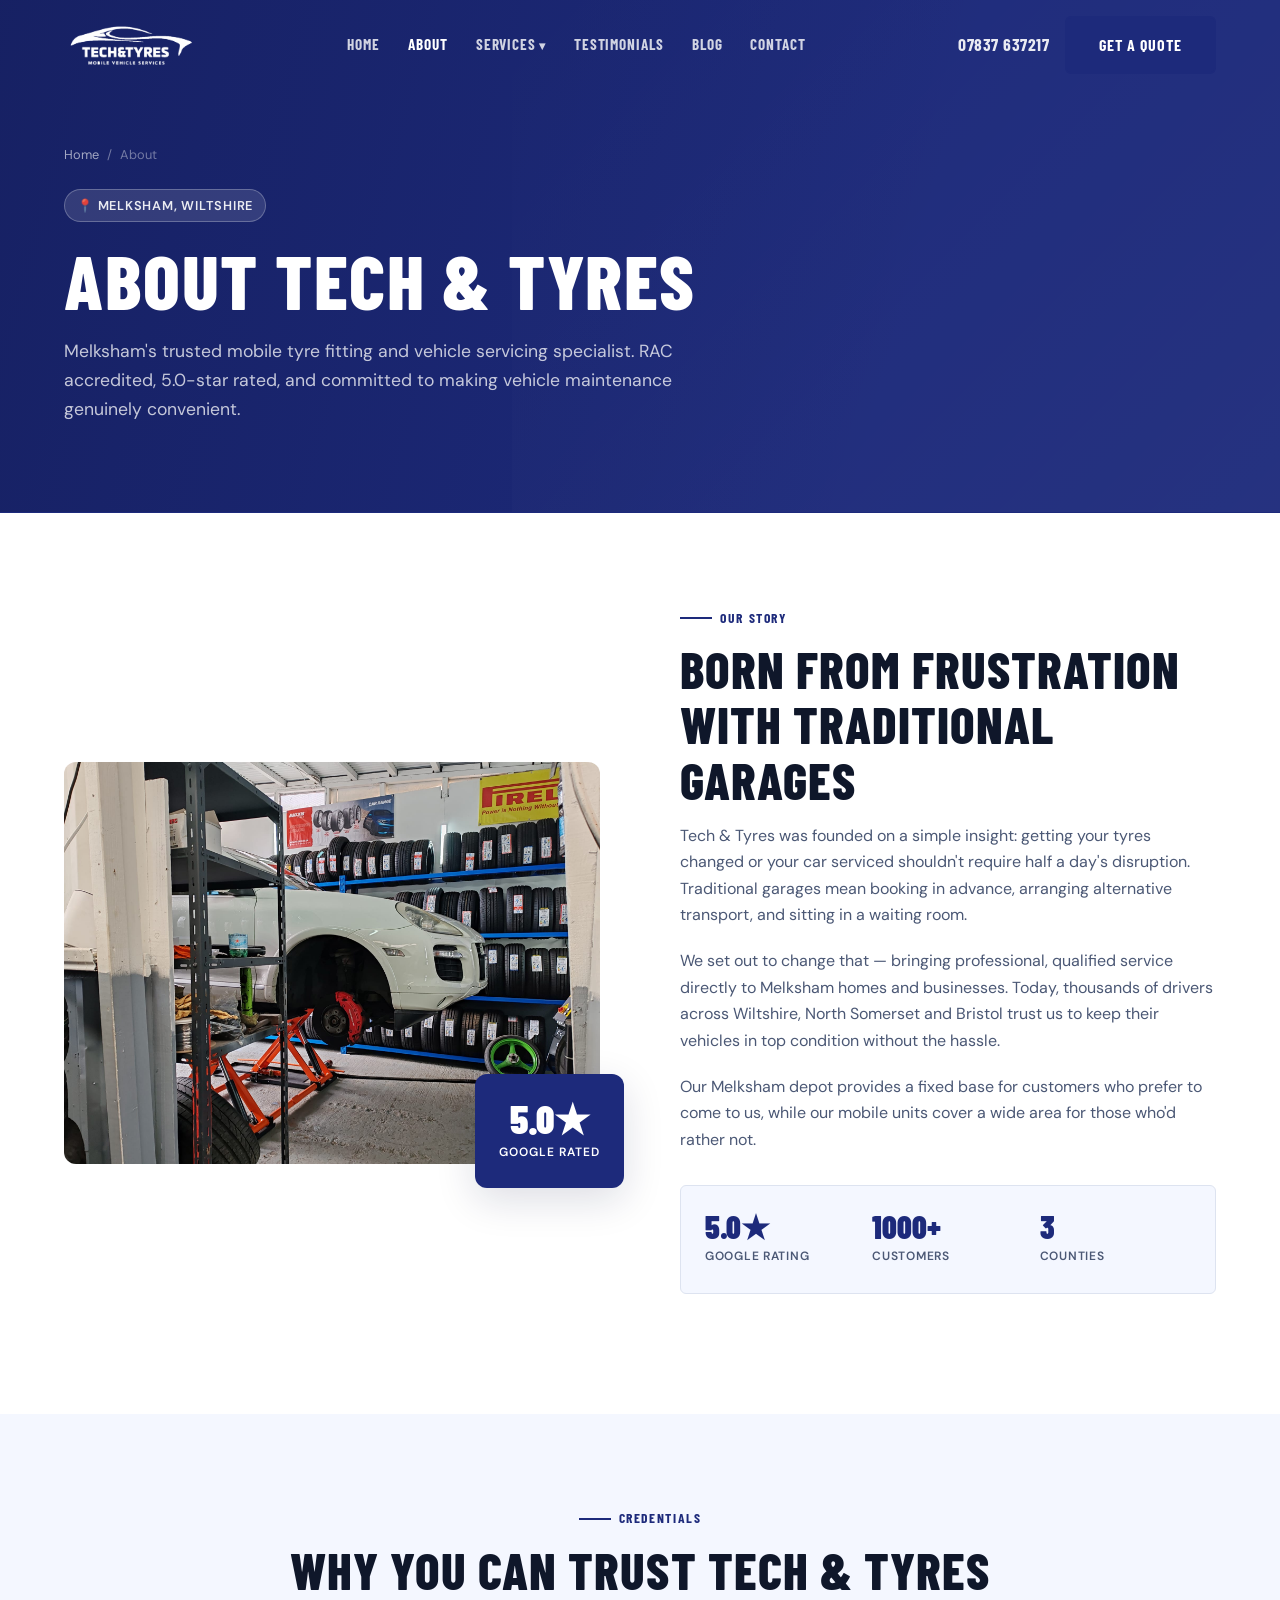
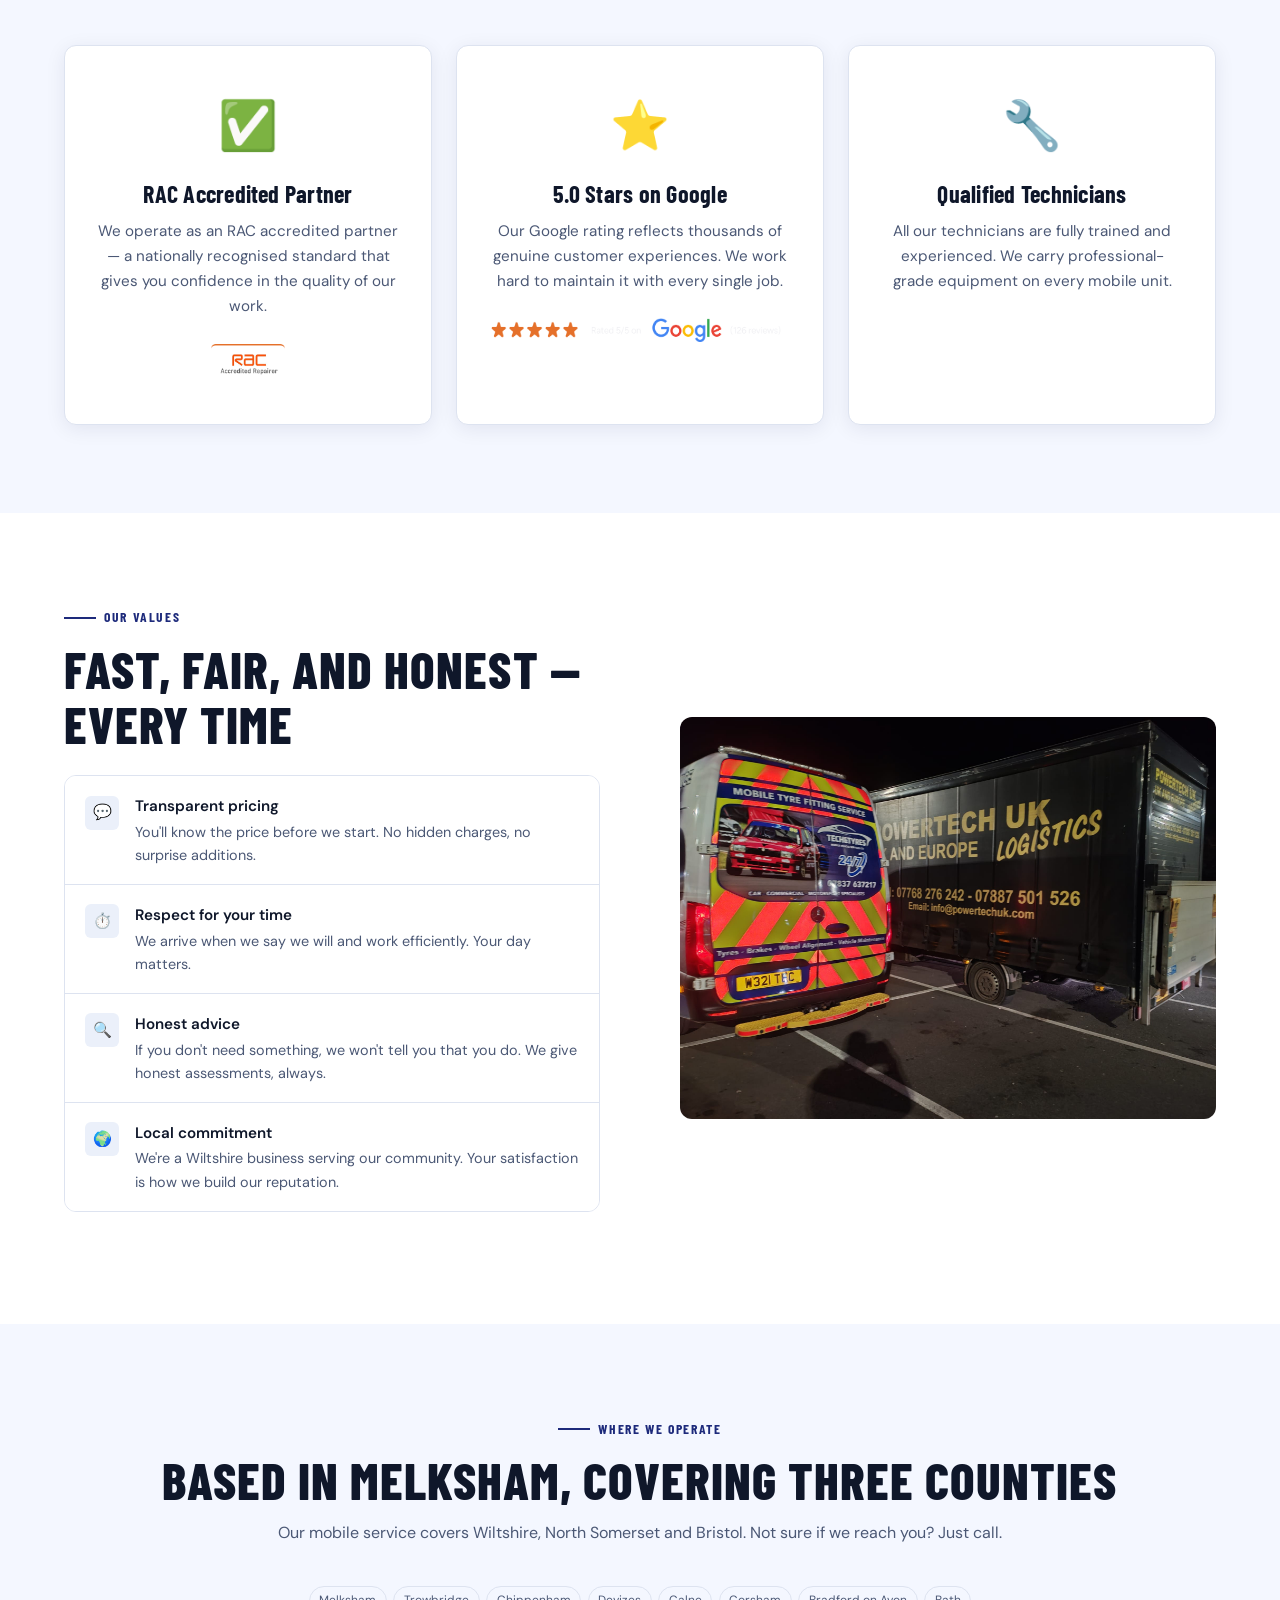
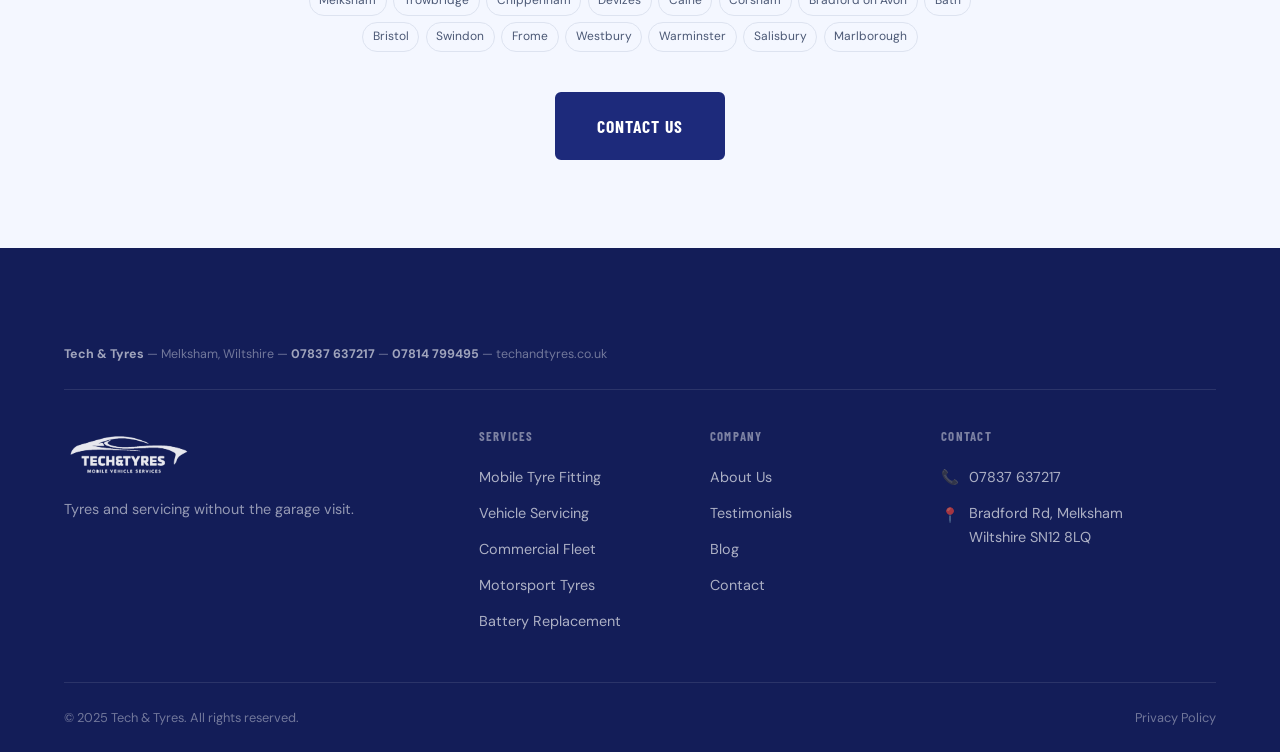
<file: about.html>
<!DOCTYPE html>
<html lang="en">
<head>
  <meta charset="UTF-8">
  <meta name="viewport" content="width=device-width, initial-scale=1.0">
  <title>About Tech &amp; Tyres | Melksham, Wiltshire</title>
  <meta name="description" content="About Tech &amp; Tyres — RAC accredited mobile tyre fitting and vehicle servicing based in Melksham, Wiltshire. Trusted by thousands of drivers across Wiltshire, North Somerset and Bristol.">
  <link rel="canonical" href="https://techandtyres.co.uk/about">
  <link rel="icon" href="downloaded-images/favicon.png" type="image/png">
  <link rel="stylesheet" href="css/styles.css">
</head>
<body>

<header class="header" id="header">
  <div class="header-inner">
    <a href="index.html" class="header-logo"><img src="downloaded-images/logo (2).png" alt="Tech &amp; Tyres" class="logo-light"></a>
    <nav class="nav-links">
      <a href="index.html">Home</a><a href="about.html" class="active">About</a>
      <div class="nav-dropdown"><a href="#">Services</a>
        <div class="dropdown-menu">
          <a href="mobile-tyre-fitting-melksham.html">Mobile Tyre Fitting</a>
          <a href="vehicle-servicing-melksham.html">Vehicle Servicing</a>
          <a href="commercial-fleet-tyre-services-wiltshire.html">Commercial Fleet</a>
          <a href="motorsport-tyres-wiltshire.html">Motorsport Tyres</a>
          <a href="battery-replacement-melksham.html">Battery Replacement</a>
        </div>
      </div>
      <a href="testimonials.html">Testimonials</a><a href="blog.html">Blog</a><a href="contact.html">Contact</a>
    </nav>
    <div class="header-cta">
      <a href="tel:07837637217" class="header-phone">07837 637217</a>
      <a href="contact.html" class="btn btn--primary">Get a Quote</a>
    </div>
    <button class="hamburger" aria-label="Open menu"><span></span><span></span><span></span></button>
  </div>
</header>
<nav class="mobile-nav">
  <a href="index.html">Home</a><a href="about.html">About</a>
  <a href="mobile-tyre-fitting-melksham.html" class="mobile-sub">Mobile Tyre Fitting</a>
  <a href="vehicle-servicing-melksham.html" class="mobile-sub">Vehicle Servicing</a>
  <a href="commercial-fleet-tyre-services-wiltshire.html" class="mobile-sub">Commercial Fleet</a>
  <a href="motorsport-tyres-wiltshire.html" class="mobile-sub">Motorsport Tyres</a>
  <a href="battery-replacement-melksham.html" class="mobile-sub">Battery Replacement</a>
  <a href="testimonials.html">Testimonials</a><a href="blog.html">Blog</a><a href="contact.html">Contact</a>
  <div class="mobile-nav-phone"><a href="tel:07837637217">07837 637217</a></div>
</nav>

<section class="page-hero">
  <div class="container page-hero-inner">
    <nav class="breadcrumb"><a href="index.html">Home</a><span>/</span><span>About</span></nav>
    <div class="location-tag">📍 Melksham, Wiltshire</div>
    <h1>About Tech &amp; Tyres</h1>
    <p>Melksham's trusted mobile tyre fitting and vehicle servicing specialist. RAC accredited, 5.0-star rated, and committed to making vehicle maintenance genuinely convenient.</p>
  </div>
</section>

<!-- ABOUT STORY -->
<section class="section">
  <div class="container">
    <div class="about-split">
      <div class="about-img-wrap reveal">
        <img src="downloaded-images/depot-pirelli.jpg" alt="Tech &amp; Tyres depot Melksham" class="about-img-main">
        <div class="about-img-badge">
          <strong>5.0★</strong>
          <span>Google Rated</span>
        </div>
      </div>
      <div class="about-text reveal reveal-delay-2">
        <div class="section-label">Our Story</div>
        <h2>Born From Frustration With Traditional Garages</h2>
        <p>Tech &amp; Tyres was founded on a simple insight: getting your tyres changed or your car serviced shouldn't require half a day's disruption. Traditional garages mean booking in advance, arranging alternative transport, and sitting in a waiting room.</p>
        <p>We set out to change that — bringing professional, qualified service directly to Melksham homes and businesses. Today, thousands of drivers across Wiltshire, North Somerset and Bristol trust us to keep their vehicles in top condition without the hassle.</p>
        <p>Our Melksham depot provides a fixed base for customers who prefer to come to us, while our mobile units cover a wide area for those who'd rather not.</p>
        <div class="about-stats">
          <div class="about-stat"><strong>5.0★</strong><span>Google Rating</span></div>
          <div class="about-stat"><strong>1000+</strong><span>Customers</span></div>
          <div class="about-stat"><strong>3</strong><span>Counties</span></div>
        </div>
      </div>
    </div>
  </div>
</section>

<!-- CREDENTIALS -->
<section class="section section--dark">
  <div class="container">
    <div class="text-center reveal" style="margin-bottom: 3rem;">
      <div class="section-label" style="justify-content: center;">Credentials</div>
      <h2>Why You Can Trust Tech &amp; Tyres</h2>
    </div>
    <div class="grid-3">
      <div class="sidebar-card reveal reveal-delay-1" style="text-align: center; padding: 2.5rem 2rem;">
        <div style="font-size: 3rem; margin-bottom: 1rem;">✅</div>
        <h3 style="font-size: 1.5rem; margin-bottom: 0.75rem;">RAC Accredited Partner</h3>
        <p style="color: var(--text-muted); font-size: 0.95rem;">We operate as an RAC accredited partner — a nationally recognised standard that gives you confidence in the quality of our work.</p>
        <img src="downloaded-images/RAC.png" alt="RAC Accredited" style="height: 40px; margin: 1.5rem auto 0;">
      </div>
      <div class="sidebar-card reveal reveal-delay-2" style="text-align: center; padding: 2.5rem 2rem;">
        <div style="font-size: 3rem; margin-bottom: 1rem;">⭐</div>
        <h3 style="font-size: 1.5rem; margin-bottom: 0.75rem;">5.0 Stars on Google</h3>
        <p style="color: var(--text-muted); font-size: 0.95rem;">Our Google rating reflects thousands of genuine customer experiences. We work hard to maintain it with every single job.</p>
        <img src="downloaded-images/Rating.png" alt="5.0 Star Rating" style="height: 24px; margin: 1.5rem auto 0;">
      </div>
      <div class="sidebar-card reveal reveal-delay-3" style="text-align: center; padding: 2.5rem 2rem;">
        <div style="font-size: 3rem; margin-bottom: 1rem;">🔧</div>
        <h3 style="font-size: 1.5rem; margin-bottom: 0.75rem;">Qualified Technicians</h3>
        <p style="color: var(--text-muted); font-size: 0.95rem;">All our technicians are fully trained and experienced. We carry professional-grade equipment on every mobile unit.</p>
      </div>
    </div>
  </div>
</section>

<!-- WHAT WE BELIEVE -->
<section class="section">
  <div class="container">
    <div class="grid-2 reveal" style="gap: 5rem;">
      <div>
        <div class="section-label">Our Values</div>
        <h2>Fast, Fair, and Honest — Every Time</h2>
        <div class="feature-list" style="margin-top: 1.5rem;">
          <div class="feature-item"><div class="feature-icon">💬</div><div><strong>Transparent pricing</strong><p>You'll know the price before we start. No hidden charges, no surprise additions.</p></div></div>
          <div class="feature-item"><div class="feature-icon">⏱️</div><div><strong>Respect for your time</strong><p>We arrive when we say we will and work efficiently. Your day matters.</p></div></div>
          <div class="feature-item"><div class="feature-icon">🔍</div><div><strong>Honest advice</strong><p>If you don't need something, we won't tell you that you do. We give honest assessments, always.</p></div></div>
          <div class="feature-item"><div class="feature-icon">🌍</div><div><strong>Local commitment</strong><p>We're a Wiltshire business serving our community. Your satisfaction is how we build our reputation.</p></div></div>
        </div>
      </div>
      <div>
        <img src="downloaded-images/van-night.jpg" alt="Tech &amp; Tyres mobile service van" style="border-radius: 12px; width: 100%; aspect-ratio: 4/3; object-fit: cover;">
      </div>
    </div>
  </div>
</section>

<!-- COVERAGE -->
<section class="section section--dark">
  <div class="container">
    <div class="text-center reveal" style="margin-bottom: 2.5rem;">
      <div class="section-label" style="justify-content: center;">Where We Operate</div>
      <h2>Based in Melksham, Covering Three Counties</h2>
      <p style="color: var(--text-muted); margin: 0.75rem auto 0;">Our mobile service covers Wiltshire, North Somerset and Bristol. Not sure if we reach you? Just call.</p>
    </div>
    <div class="coverage-tags reveal" style="justify-content: center; max-width: 700px; margin: 0 auto 2.5rem;">
      <span class="coverage-tag">Melksham</span><span class="coverage-tag">Trowbridge</span><span class="coverage-tag">Chippenham</span>
      <span class="coverage-tag">Devizes</span><span class="coverage-tag">Calne</span><span class="coverage-tag">Corsham</span>
      <span class="coverage-tag">Bradford on Avon</span><span class="coverage-tag">Bath</span><span class="coverage-tag">Bristol</span>
      <span class="coverage-tag">Swindon</span><span class="coverage-tag">Frome</span><span class="coverage-tag">Westbury</span>
      <span class="coverage-tag">Warminster</span><span class="coverage-tag">Salisbury</span><span class="coverage-tag">Marlborough</span>
    </div>
    <div class="text-center reveal">
      <a href="contact.html" class="btn btn--primary btn--lg">Contact Us</a>
    </div>
  </div>
</section>

<footer class="footer">
  <div class="container">
    <div class="footer-nap"><p><strong>Tech &amp; Tyres</strong> — Melksham, Wiltshire — <strong>07837 637217</strong> — <strong>07814 799495</strong> — <a href="https://techandtyres.co.uk">techandtyres.co.uk</a></p></div>
    <div class="footer-grid">
      <div class="footer-brand"><img src="downloaded-images/logo (2).png" alt="Tech &amp; Tyres" class="footer-logo"><p class="footer-tagline">Tyres and servicing without the garage visit.</p></div>
      <div class="footer-col"><h5>Services</h5><ul class="footer-links">
        <li><a href="mobile-tyre-fitting-melksham.html">Mobile Tyre Fitting</a></li>
        <li><a href="vehicle-servicing-melksham.html">Vehicle Servicing</a></li>
        <li><a href="commercial-fleet-tyre-services-wiltshire.html">Commercial Fleet</a></li>
        <li><a href="motorsport-tyres-wiltshire.html">Motorsport Tyres</a></li>
        <li><a href="battery-replacement-melksham.html">Battery Replacement</a></li>
      </ul></div>
      <div class="footer-col"><h5>Company</h5><ul class="footer-links">
        <li><a href="about.html">About Us</a></li><li><a href="testimonials.html">Testimonials</a></li><li><a href="blog.html">Blog</a></li><li><a href="contact.html">Contact</a></li>
      </ul></div>
      <div class="footer-col"><h5>Contact</h5>
        <div class="footer-contact-item"><span class="footer-icon">📞</span><div><a href="tel:07837637217">07837 637217</a></div></div>
        <div class="footer-contact-item"><span class="footer-icon">📍</span><span>Bradford Rd, Melksham<br>Wiltshire SN12 8LQ</span></div>
      </div>
    </div>
    <div class="footer-bottom"><p>© 2025 Tech &amp; Tyres. All rights reserved.</p><p><a href="#">Privacy Policy</a></p></div>
  </div>
</footer>
<div class="mobile-sticky-cta"><a href="tel:07837637217">📞 Call Now — 07837 637217</a></div>
<script src="js/main.js"></script>
</body>
</html>
</file>
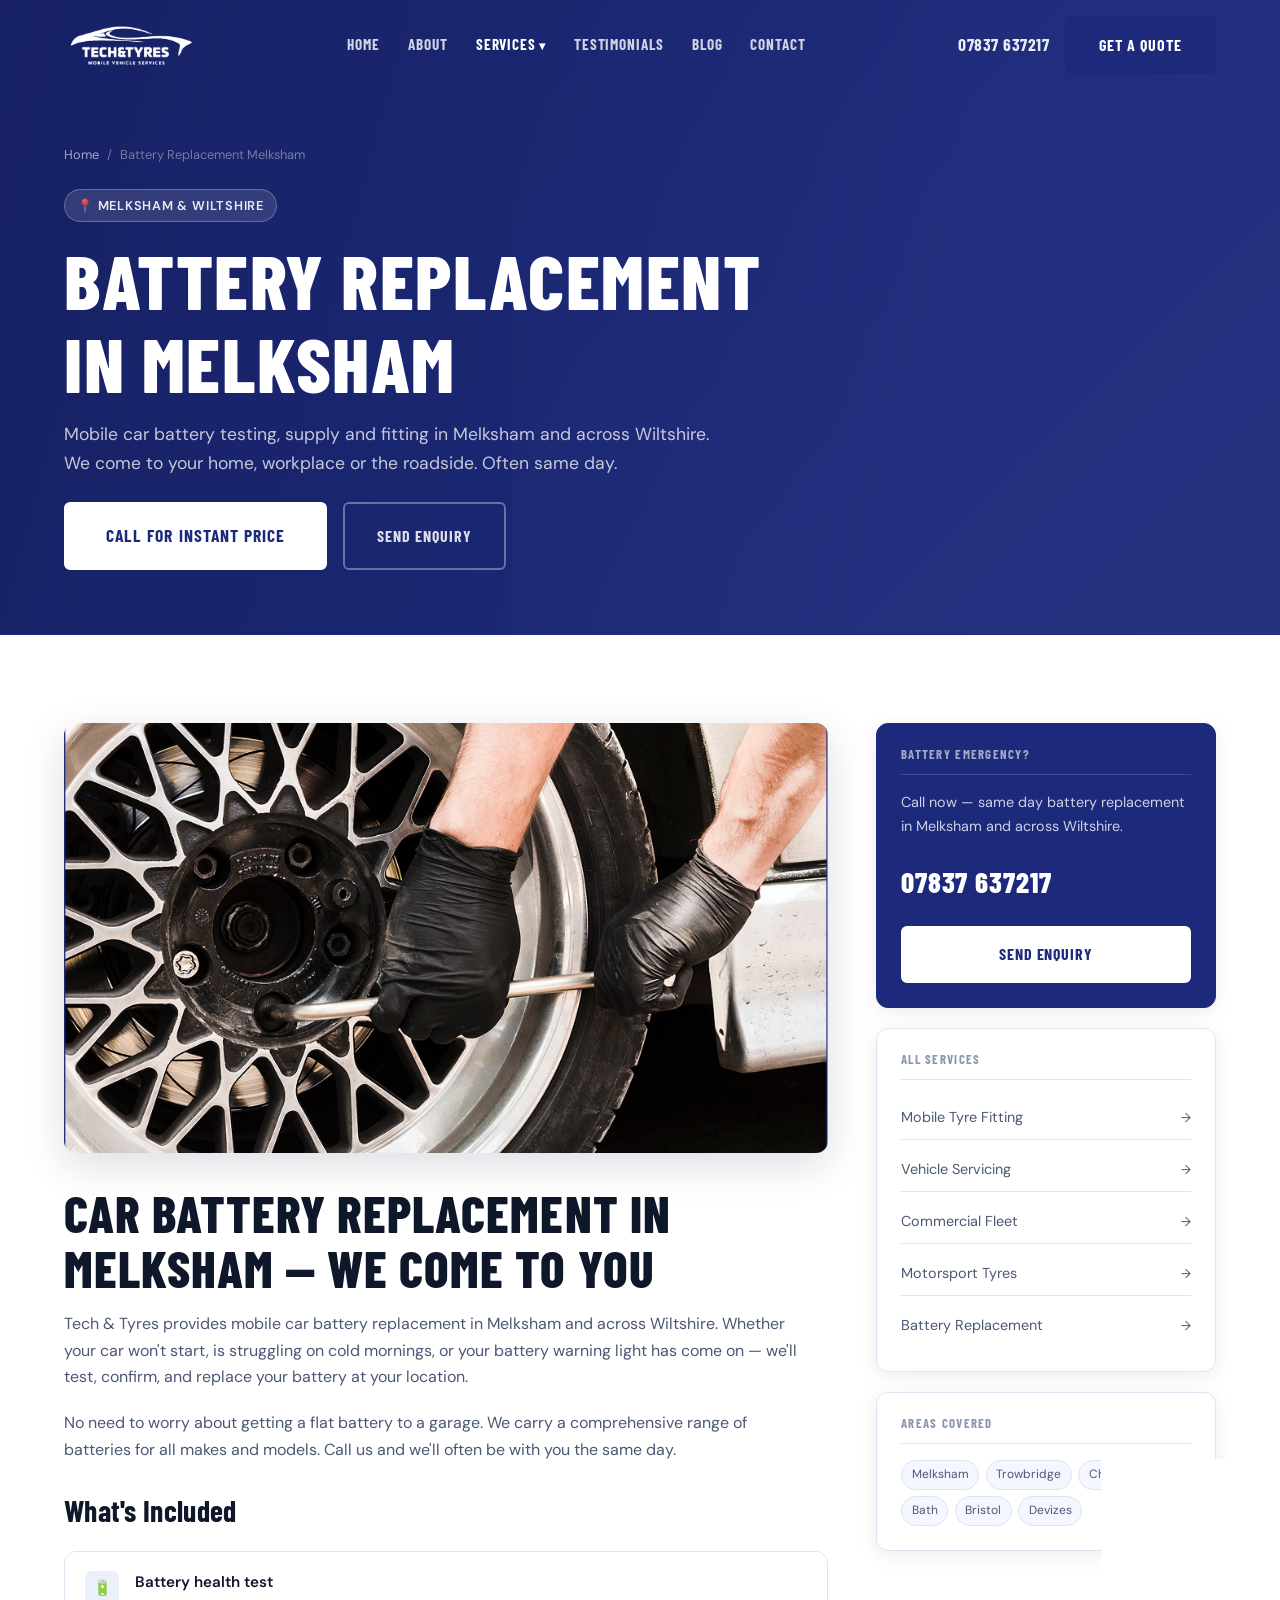
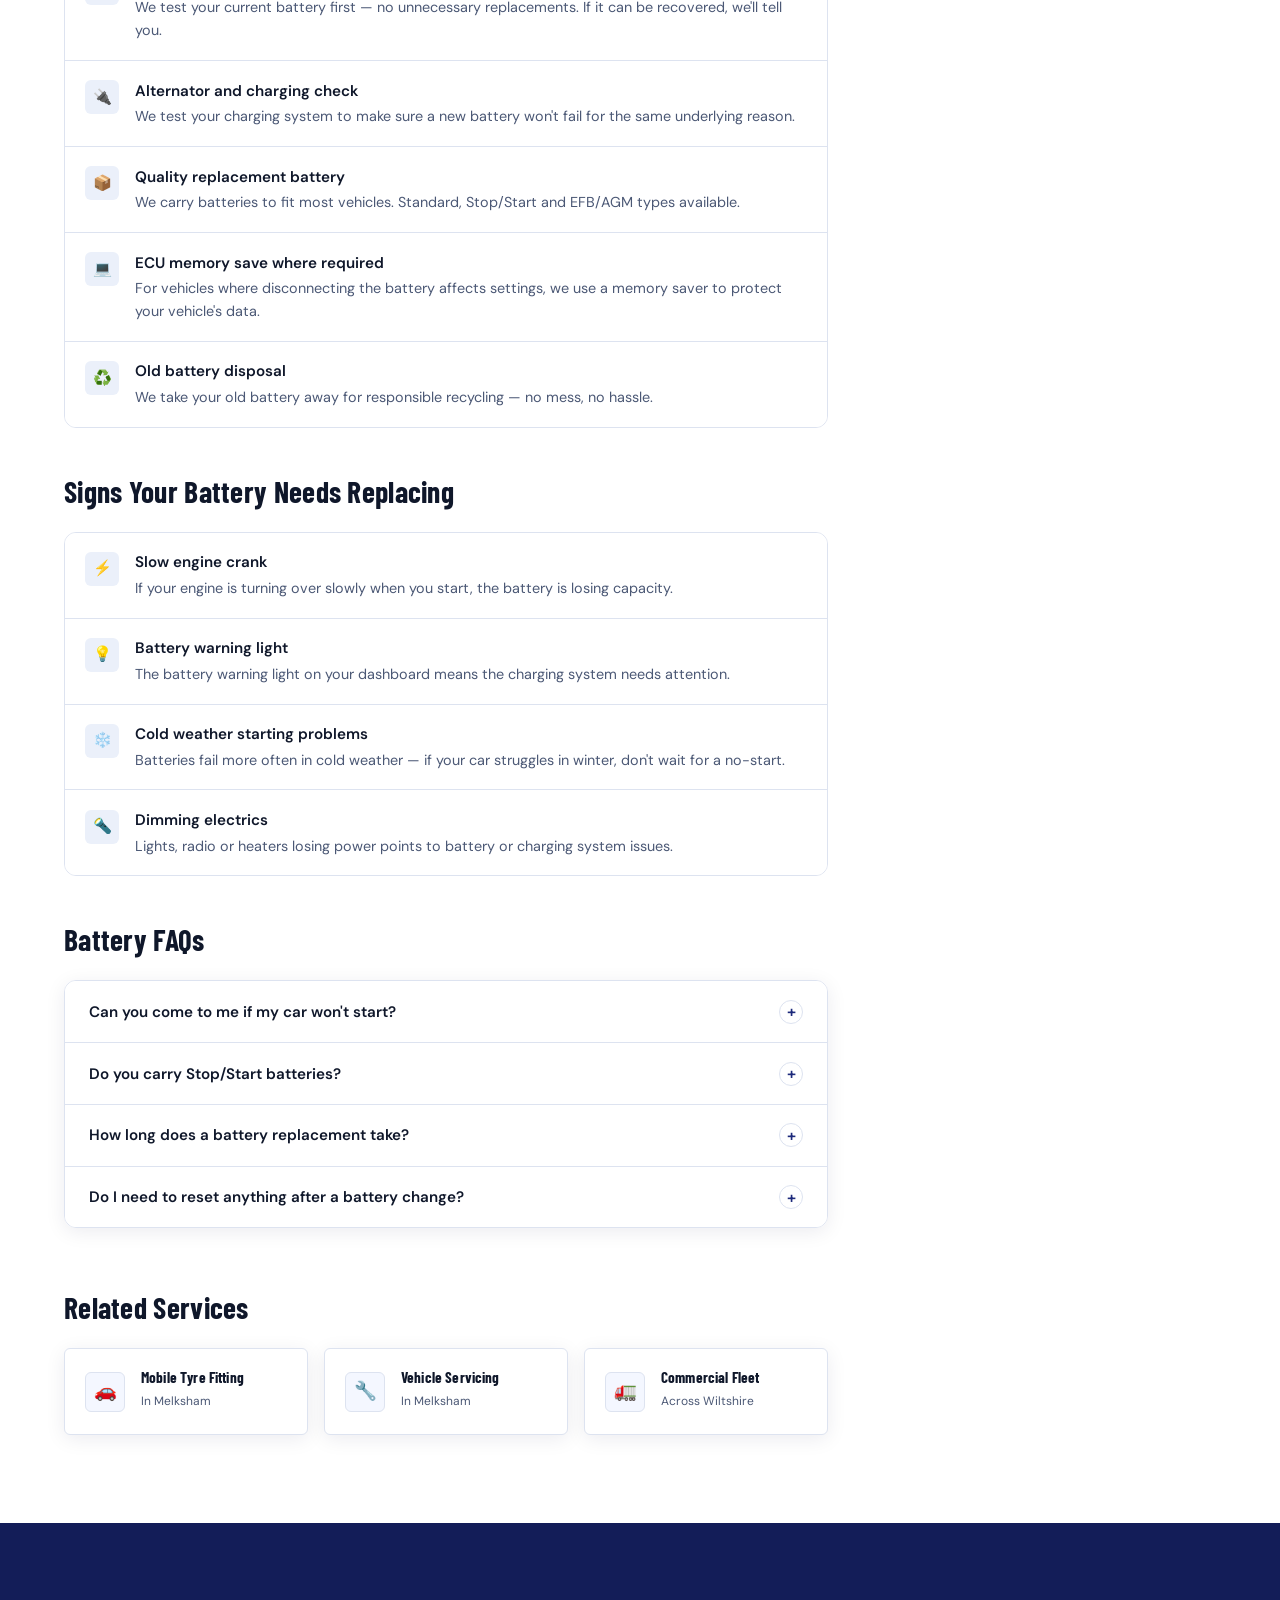
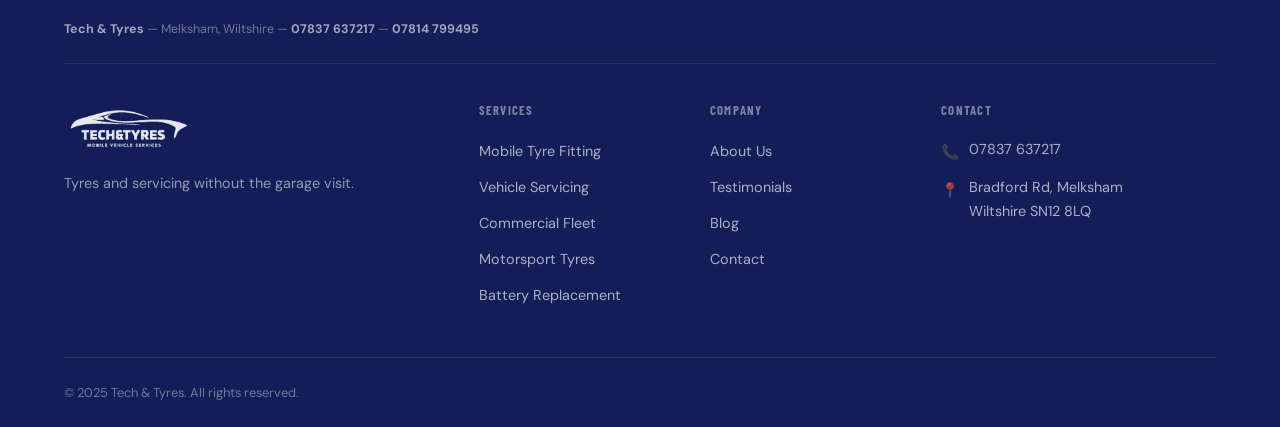
<file: battery-replacement-melksham.html>
<!DOCTYPE html>
<html lang="en">
<head>
  <meta charset="UTF-8">
  <meta name="viewport" content="width=device-width, initial-scale=1.0">
  <title>Battery Replacement in Melksham | Tech &amp; Tyres</title>
  <meta name="description" content="Car battery replacement in Melksham. Mobile battery testing, supply and fitting at your home or workplace. Same day available. Call 07837 637217 for an instant quote.">
  <link rel="canonical" href="https://techandtyres.co.uk/battery-replacement-melksham">
  <link rel="icon" href="downloaded-images/favicon.png" type="image/png">
  <link rel="stylesheet" href="css/styles.css">
  <script type="application/ld+json">
  {
    "@context": "https://schema.org",
    "@type": "Service",
    "serviceType": "Battery Replacement",
    "name": "Battery Replacement in Melksham",
    "description": "Mobile car battery testing, supply and fitting in Melksham, Wiltshire. Same day service available.",
    "provider": {"@type": "AutoRepair", "name": "Tech & Tyres", "telephone": "07837637217"}
  }
  </script>
</head>
<body>

<header class="header" id="header">
  <div class="header-inner">
    <a href="index.html" class="header-logo"><img src="downloaded-images/logo (2).png" alt="Tech &amp; Tyres" class="logo-light"></a>
    <nav class="nav-links">
      <a href="index.html">Home</a><a href="about.html">About</a>
      <div class="nav-dropdown"><a href="#" class="active">Services</a>
        <div class="dropdown-menu">
          <a href="mobile-tyre-fitting-melksham.html">Mobile Tyre Fitting</a>
          <a href="vehicle-servicing-melksham.html">Vehicle Servicing</a>
          <a href="commercial-fleet-tyre-services-wiltshire.html">Commercial Fleet</a>
          <a href="motorsport-tyres-wiltshire.html">Motorsport Tyres</a>
          <a href="battery-replacement-melksham.html">Battery Replacement</a>
        </div>
      </div>
      <a href="testimonials.html">Testimonials</a><a href="blog.html">Blog</a><a href="contact.html">Contact</a>
    </nav>
    <div class="header-cta">
      <a href="tel:07837637217" class="header-phone">07837 637217</a>
      <a href="contact.html" class="btn btn--primary">Get a Quote</a>
    </div>
    <button class="hamburger" aria-label="Open menu"><span></span><span></span><span></span></button>
  </div>
</header>
<nav class="mobile-nav">
  <a href="index.html">Home</a><a href="about.html">About</a>
  <a href="mobile-tyre-fitting-melksham.html" class="mobile-sub">Mobile Tyre Fitting</a>
  <a href="vehicle-servicing-melksham.html" class="mobile-sub">Vehicle Servicing</a>
  <a href="commercial-fleet-tyre-services-wiltshire.html" class="mobile-sub">Commercial Fleet</a>
  <a href="motorsport-tyres-wiltshire.html" class="mobile-sub">Motorsport Tyres</a>
  <a href="battery-replacement-melksham.html" class="mobile-sub">Battery Replacement</a>
  <a href="testimonials.html">Testimonials</a><a href="blog.html">Blog</a><a href="contact.html">Contact</a>
  <div class="mobile-nav-phone"><a href="tel:07837637217">07837 637217</a></div>
</nav>

<section class="page-hero">
  <div class="container page-hero-inner">
    <nav class="breadcrumb"><a href="index.html">Home</a><span>/</span><span>Battery Replacement Melksham</span></nav>
    <div class="location-tag">📍 Melksham &amp; Wiltshire</div>
    <h1>Battery Replacement in Melksham</h1>
    <p>Mobile car battery testing, supply and fitting in Melksham and across Wiltshire. We come to your home, workplace or the roadside. Often same day.</p>
    <div class="btn-group">
      <a href="tel:07837637217" class="btn btn--primary btn--lg">Call for Instant Price</a>
      <a href="contact.html" class="btn btn--outline">Send Enquiry</a>
    </div>
  </div>
</section>

<section class="section">
  <div class="container">
    <div class="service-detail-grid">
      <div>
        <img src="downloaded-images/5-2.png" alt="Battery replacement Melksham" class="service-detail-img reveal">
        <div class="reveal">
          <h2 style="margin-bottom: 1rem;">Car Battery Replacement in Melksham — We Come to You</h2>
          <p style="color: var(--text-muted); margin-bottom: 1.25rem;">Tech &amp; Tyres provides mobile car battery replacement in Melksham and across Wiltshire. Whether your car won't start, is struggling on cold mornings, or your battery warning light has come on — we'll test, confirm, and replace your battery at your location.</p>
          <p style="color: var(--text-muted); margin-bottom: 2rem;">No need to worry about getting a flat battery to a garage. We carry a comprehensive range of batteries for all makes and models. Call us and we'll often be with you the same day.</p>
        </div>

        <div class="reveal" style="margin-bottom: 3rem;">
          <h3 style="margin-bottom: 1.25rem;">What's Included</h3>
          <div class="feature-list">
            <div class="feature-item"><div class="feature-icon">🔋</div><div><strong>Battery health test</strong><p>We test your current battery first — no unnecessary replacements. If it can be recovered, we'll tell you.</p></div></div>
            <div class="feature-item"><div class="feature-icon">🔌</div><div><strong>Alternator and charging check</strong><p>We test your charging system to make sure a new battery won't fail for the same underlying reason.</p></div></div>
            <div class="feature-item"><div class="feature-icon">📦</div><div><strong>Quality replacement battery</strong><p>We carry batteries to fit most vehicles. Standard, Stop/Start and EFB/AGM types available.</p></div></div>
            <div class="feature-item"><div class="feature-icon">💻</div><div><strong>ECU memory save where required</strong><p>For vehicles where disconnecting the battery affects settings, we use a memory saver to protect your vehicle's data.</p></div></div>
            <div class="feature-item"><div class="feature-icon">♻️</div><div><strong>Old battery disposal</strong><p>We take your old battery away for responsible recycling — no mess, no hassle.</p></div></div>
          </div>
        </div>

        <div class="reveal" style="margin-bottom: 3rem;">
          <h3 style="margin-bottom: 1.25rem;">Signs Your Battery Needs Replacing</h3>
          <div class="feature-list">
            <div class="feature-item"><div class="feature-icon">⚡</div><div><strong>Slow engine crank</strong><p>If your engine is turning over slowly when you start, the battery is losing capacity.</p></div></div>
            <div class="feature-item"><div class="feature-icon">💡</div><div><strong>Battery warning light</strong><p>The battery warning light on your dashboard means the charging system needs attention.</p></div></div>
            <div class="feature-item"><div class="feature-icon">❄️</div><div><strong>Cold weather starting problems</strong><p>Batteries fail more often in cold weather — if your car struggles in winter, don't wait for a no-start.</p></div></div>
            <div class="feature-item"><div class="feature-icon">🔦</div><div><strong>Dimming electrics</strong><p>Lights, radio or heaters losing power points to battery or charging system issues.</p></div></div>
          </div>
        </div>

        <div class="reveal">
          <h3 style="margin-bottom: 1.5rem;">Battery FAQs</h3>
          <div class="faq-list">
            <div class="faq-item">
              <button class="faq-question">Can you come to me if my car won't start? <span class="faq-icon">+</span></button>
              <div class="faq-answer"><div class="faq-answer-inner">Yes — that's exactly our service. If your car won't start due to a flat or failed battery, call us. We'll come to your location in Melksham or across Wiltshire and get you going.</div></div>
            </div>
            <div class="faq-item">
              <button class="faq-question">Do you carry Stop/Start batteries? <span class="faq-icon">+</span></button>
              <div class="faq-answer"><div class="faq-answer-inner">Yes. Modern Stop/Start vehicles require specific EFB or AGM batteries — a standard battery won't work properly. We carry the right type for your vehicle.</div></div>
            </div>
            <div class="faq-item">
              <button class="faq-question">How long does a battery replacement take? <span class="faq-icon">+</span></button>
              <div class="faq-answer"><div class="faq-answer-inner">Typically 30–45 minutes including the battery test, replacement, and charging system check. Some vehicles with complex battery locations take a little longer.</div></div>
            </div>
            <div class="faq-item">
              <button class="faq-question">Do I need to reset anything after a battery change? <span class="faq-icon">+</span></button>
              <div class="faq-answer"><div class="faq-answer-inner">For most vehicles, no. Where ECU or other resets are needed, we carry the equipment to handle this on site. We'll advise you before we start.</div></div>
            </div>
          </div>
        </div>

        <div style="margin-top: 4rem;" class="reveal">
          <h3 style="margin-bottom: 1.5rem;">Related Services</h3>
          <div class="related-services">
            <a href="mobile-tyre-fitting-melksham.html" class="related-service-card">
              <div class="related-service-icon">🚗</div>
              <div><h4>Mobile Tyre Fitting</h4><span>In Melksham</span></div>
            </a>
            <a href="vehicle-servicing-melksham.html" class="related-service-card">
              <div class="related-service-icon">🔧</div>
              <div><h4>Vehicle Servicing</h4><span>In Melksham</span></div>
            </a>
            <a href="commercial-fleet-tyre-services-wiltshire.html" class="related-service-card">
              <div class="related-service-icon">🚛</div>
              <div><h4>Commercial Fleet</h4><span>Across Wiltshire</span></div>
            </a>
          </div>
        </div>
      </div>

      <aside class="service-sidebar">
        <div class="sidebar-card sidebar-cta-card">
          <h4>Battery Emergency?</h4>
          <p>Call now — same day battery replacement in Melksham and across Wiltshire.</p>
          <a href="tel:07837637217" class="sidebar-phone">07837 637217</a>
          <a href="contact.html" class="btn btn--primary" style="margin-top: 1rem;">Send Enquiry</a>
        </div>
        <div class="sidebar-card"><h4>All Services</h4>
          <div class="sidebar-services-list">
            <a href="mobile-tyre-fitting-melksham.html">Mobile Tyre Fitting</a>
            <a href="vehicle-servicing-melksham.html">Vehicle Servicing</a>
            <a href="commercial-fleet-tyre-services-wiltshire.html">Commercial Fleet</a>
            <a href="motorsport-tyres-wiltshire.html">Motorsport Tyres</a>
            <a href="battery-replacement-melksham.html">Battery Replacement</a>
          </div>
        </div>
        <div class="sidebar-card"><h4>Areas Covered</h4>
          <div class="coverage-tags">
            <span class="coverage-tag">Melksham</span><span class="coverage-tag">Trowbridge</span>
            <span class="coverage-tag">Chippenham</span><span class="coverage-tag">Bath</span>
            <span class="coverage-tag">Bristol</span><span class="coverage-tag">Devizes</span>
          </div>
        </div>
      </aside>
    </div>
  </div>
</section>

<footer class="footer">
  <div class="container">
    <div class="footer-nap"><p><strong>Tech &amp; Tyres</strong> — Melksham, Wiltshire — <strong>07837 637217</strong> — <strong>07814 799495</strong></p></div>
    <div class="footer-grid">
      <div class="footer-brand"><img src="downloaded-images/logo (2).png" alt="Tech &amp; Tyres" class="footer-logo"><p class="footer-tagline">Tyres and servicing without the garage visit.</p></div>
      <div class="footer-col"><h5>Services</h5><ul class="footer-links">
        <li><a href="mobile-tyre-fitting-melksham.html">Mobile Tyre Fitting</a></li>
        <li><a href="vehicle-servicing-melksham.html">Vehicle Servicing</a></li>
        <li><a href="commercial-fleet-tyre-services-wiltshire.html">Commercial Fleet</a></li>
        <li><a href="motorsport-tyres-wiltshire.html">Motorsport Tyres</a></li>
        <li><a href="battery-replacement-melksham.html">Battery Replacement</a></li>
      </ul></div>
      <div class="footer-col"><h5>Company</h5><ul class="footer-links">
        <li><a href="about.html">About Us</a></li><li><a href="testimonials.html">Testimonials</a></li><li><a href="blog.html">Blog</a></li><li><a href="contact.html">Contact</a></li>
      </ul></div>
      <div class="footer-col"><h5>Contact</h5>
        <div class="footer-contact-item"><span class="footer-icon">📞</span><a href="tel:07837637217">07837 637217</a></div>
        <div class="footer-contact-item"><span class="footer-icon">📍</span><span>Bradford Rd, Melksham<br>Wiltshire SN12 8LQ</span></div>
      </div>
    </div>
    <div class="footer-bottom"><p>© 2025 Tech &amp; Tyres. All rights reserved.</p></div>
  </div>
</footer>
<div class="mobile-sticky-cta"><a href="tel:07837637217">📞 Call Now — 07837 637217</a></div>
<script src="js/main.js"></script>
</body>
</html>
</file>
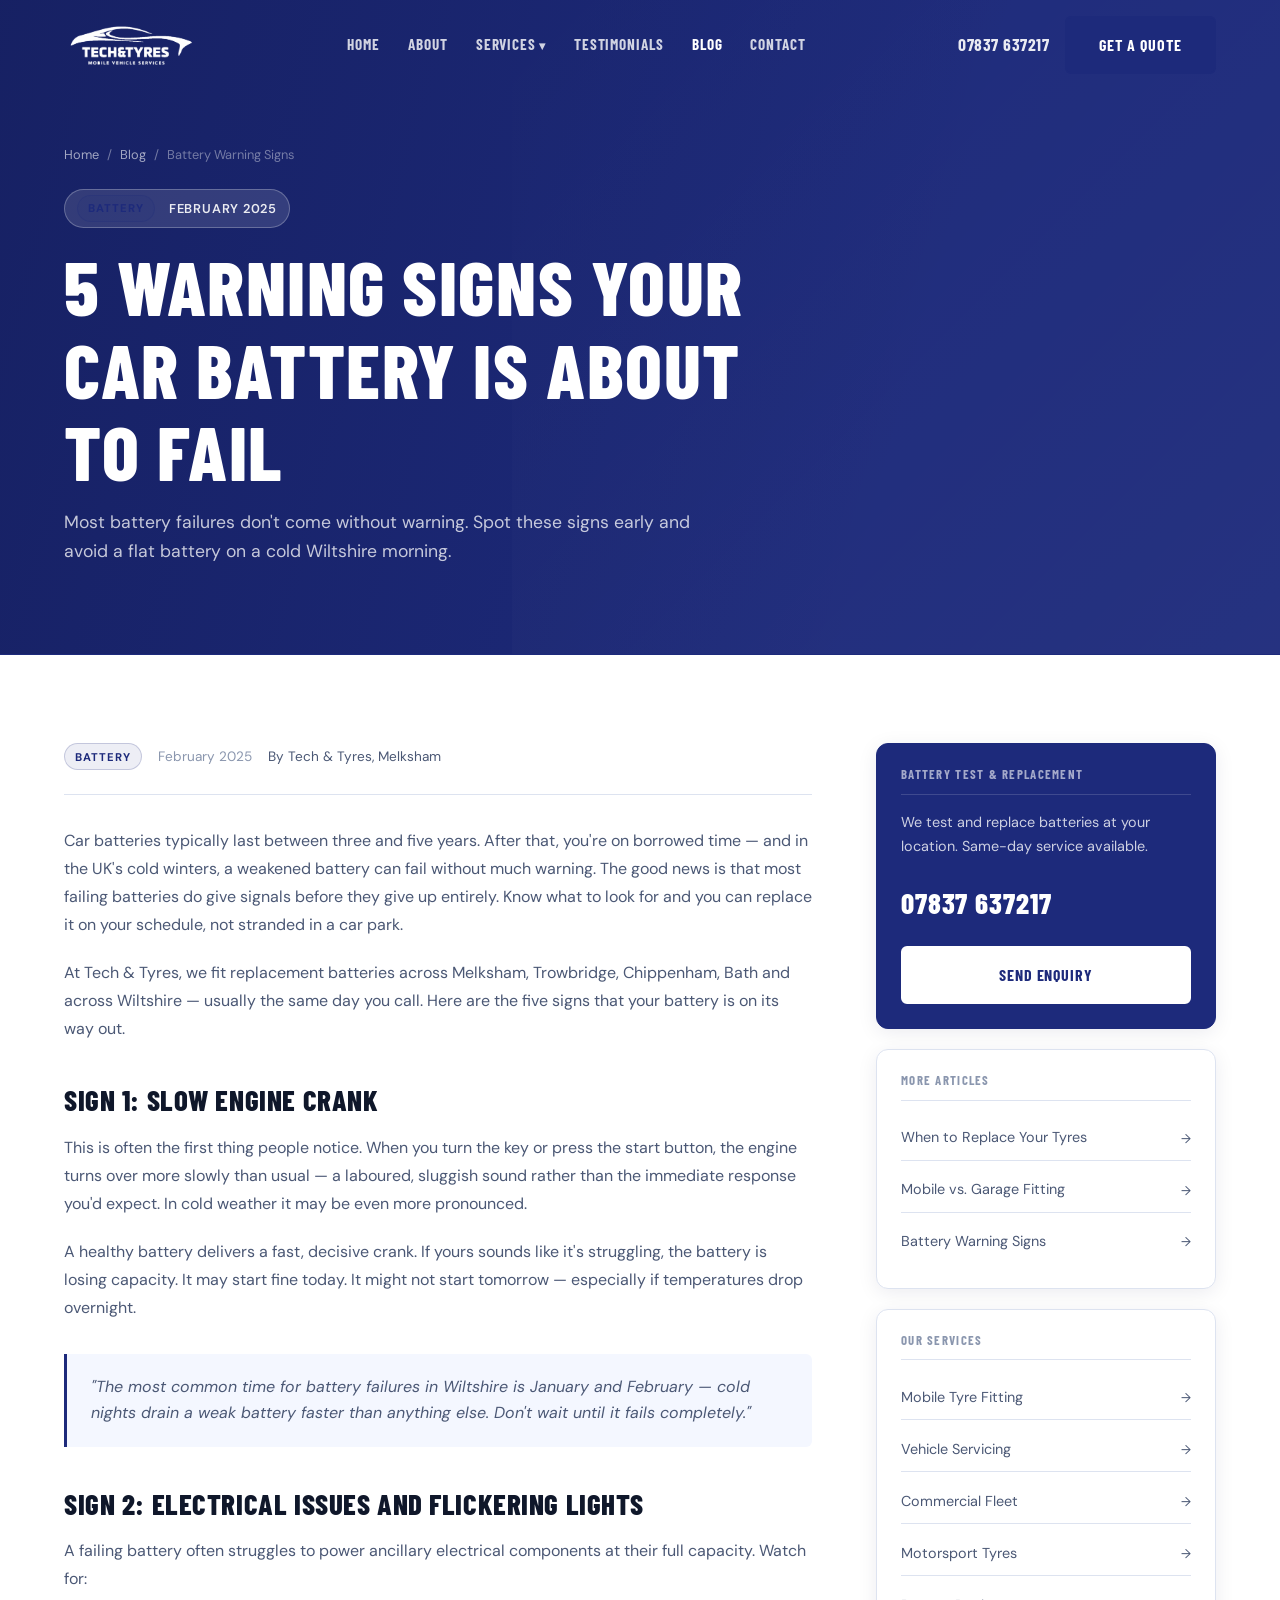
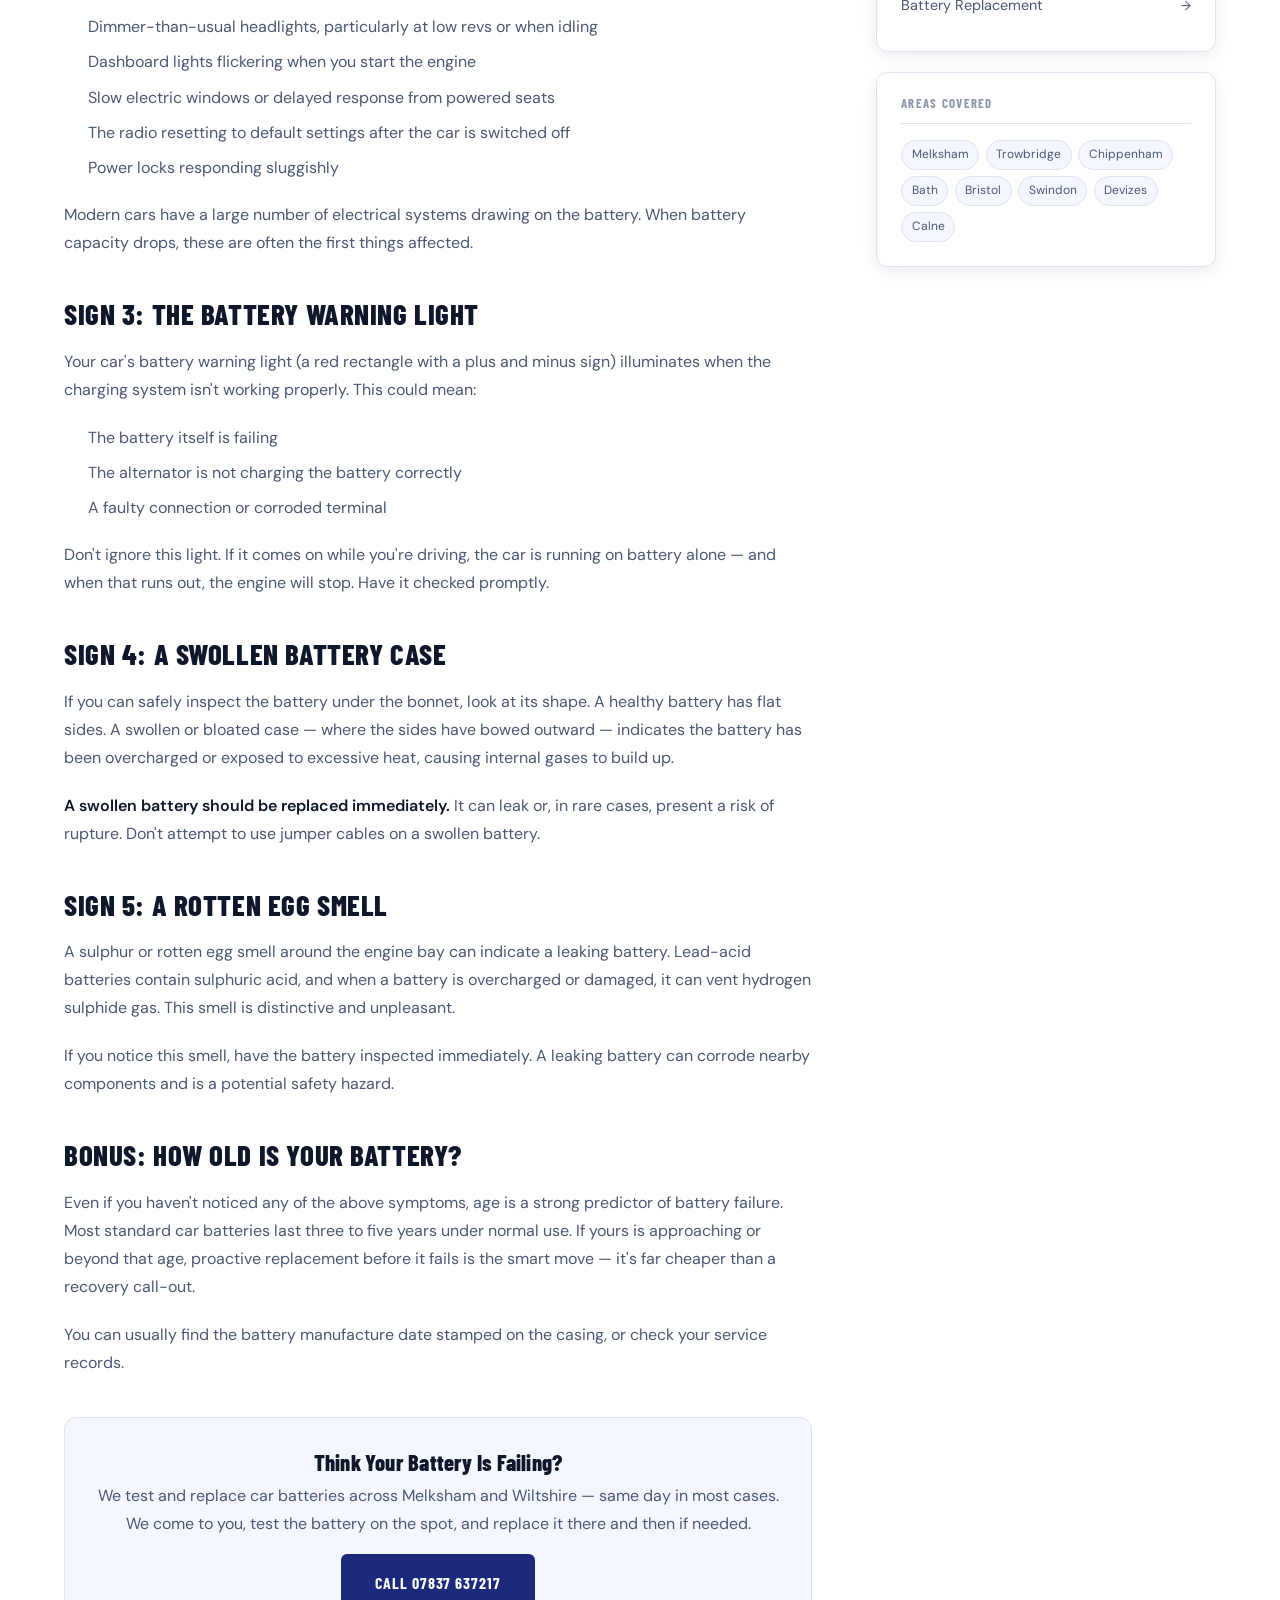
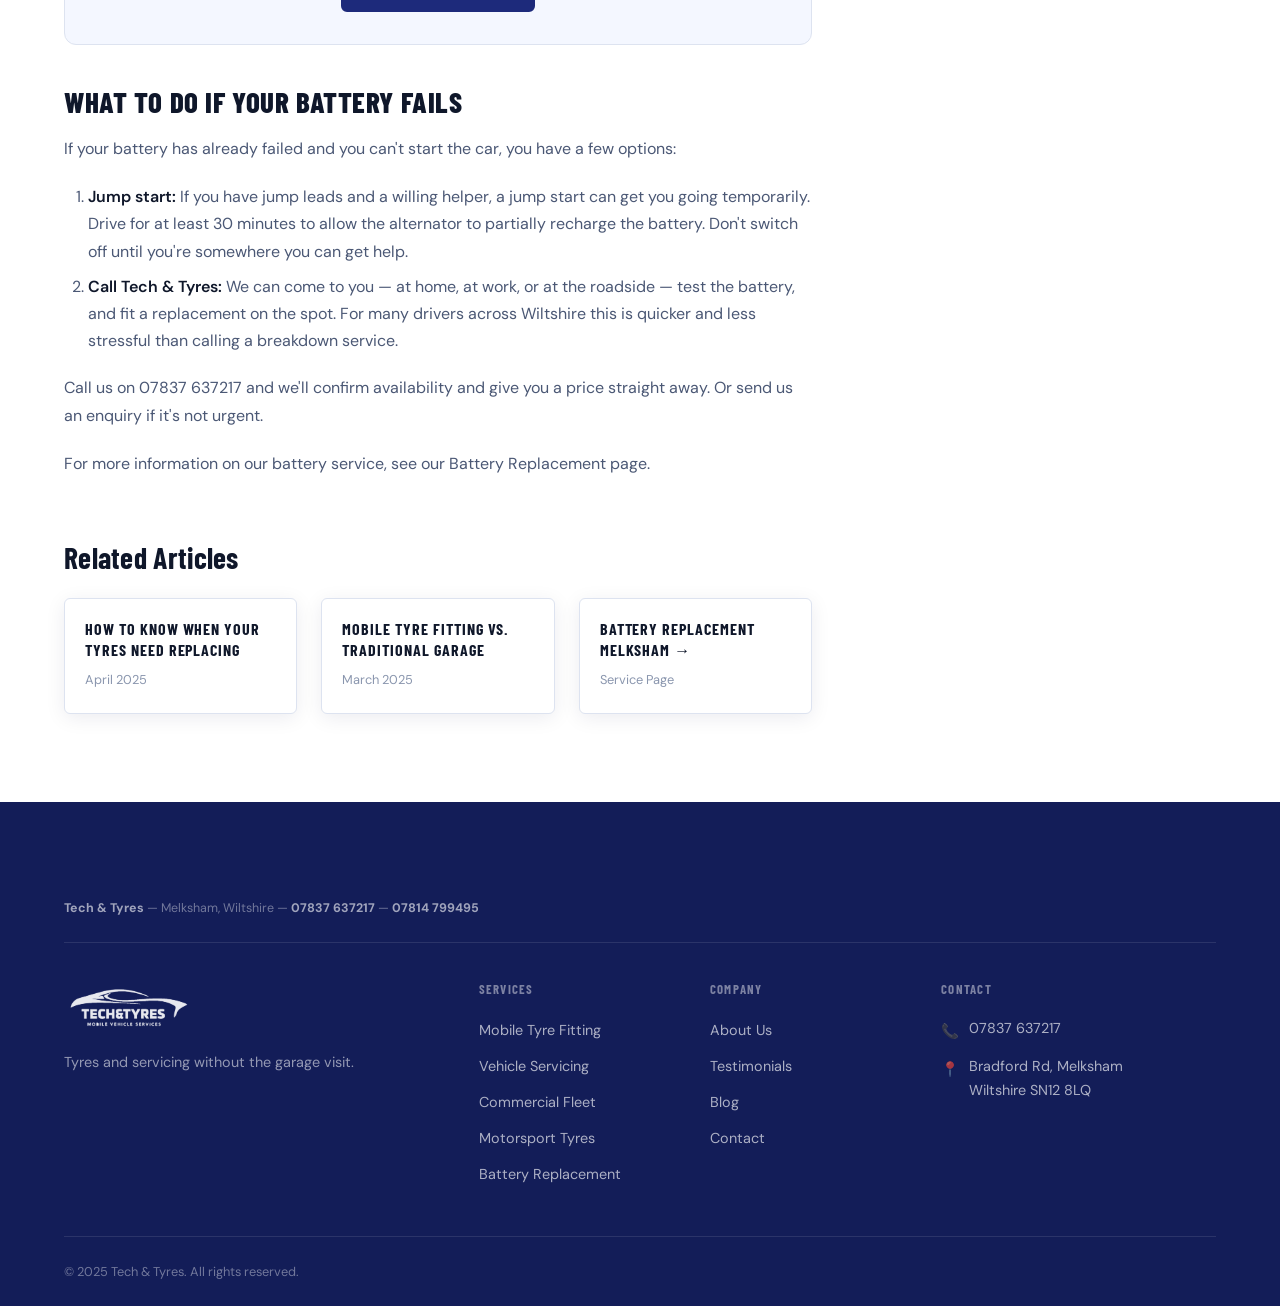
<file: blog-car-battery-warning-signs.html>
<!DOCTYPE html>
<html lang="en">
<head>
  <meta charset="UTF-8">
  <meta name="viewport" content="width=device-width, initial-scale=1.0">
  <title>5 Warning Signs Your Car Battery is Failing | Tech &amp; Tyres Melksham</title>
  <meta name="description" content="Don't get stranded. Learn the 5 warning signs that your car battery is about to fail — and how Tech &amp; Tyres in Melksham can help with a same-day replacement.">
  <link rel="canonical" href="https://techandtyres.co.uk/blog-car-battery-warning-signs">
  <link rel="icon" href="downloaded-images/favicon.png" type="image/png">
  <link rel="stylesheet" href="css/styles.css">
  <script type="application/ld+json">
  {
    "@context": "https://schema.org",
    "@type": "Article",
    "headline": "5 Warning Signs Your Car Battery is About to Fail",
    "description": "Learn the five warning signs that your car battery is about to fail and what to do about it.",
    "author": {"@type": "Organization", "name": "Tech & Tyres"},
    "publisher": {"@type": "Organization", "name": "Tech & Tyres", "url": "https://techandtyres.co.uk"},
    "datePublished": "2025-02-01",
    "mainEntityOfPage": "https://techandtyres.co.uk/blog-car-battery-warning-signs"
  }
  </script>
</head>
<body>

<header class="header" id="header">
  <div class="header-inner">
    <a href="index.html" class="header-logo"><img src="downloaded-images/logo (2).png" alt="Tech &amp; Tyres" class="logo-light"></a>
    <nav class="nav-links">
      <a href="index.html">Home</a><a href="about.html">About</a>
      <div class="nav-dropdown"><a href="#">Services</a>
        <div class="dropdown-menu">
          <a href="mobile-tyre-fitting-melksham.html">Mobile Tyre Fitting</a>
          <a href="vehicle-servicing-melksham.html">Vehicle Servicing</a>
          <a href="commercial-fleet-tyre-services-wiltshire.html">Commercial Fleet</a>
          <a href="motorsport-tyres-wiltshire.html">Motorsport Tyres</a>
          <a href="battery-replacement-melksham.html">Battery Replacement</a>
        </div>
      </div>
      <a href="testimonials.html">Testimonials</a><a href="blog.html" class="active">Blog</a><a href="contact.html">Contact</a>
    </nav>
    <div class="header-cta">
      <a href="tel:07837637217" class="header-phone">07837 637217</a>
      <a href="contact.html" class="btn btn--primary">Get a Quote</a>
    </div>
    <button class="hamburger" aria-label="Open menu"><span></span><span></span><span></span></button>
  </div>
</header>
<nav class="mobile-nav">
  <a href="index.html">Home</a><a href="about.html">About</a>
  <a href="mobile-tyre-fitting-melksham.html" class="mobile-sub">Mobile Tyre Fitting</a>
  <a href="vehicle-servicing-melksham.html" class="mobile-sub">Vehicle Servicing</a>
  <a href="commercial-fleet-tyre-services-wiltshire.html" class="mobile-sub">Commercial Fleet</a>
  <a href="motorsport-tyres-wiltshire.html" class="mobile-sub">Motorsport Tyres</a>
  <a href="battery-replacement-melksham.html" class="mobile-sub">Battery Replacement</a>
  <a href="testimonials.html">Testimonials</a><a href="blog.html">Blog</a><a href="contact.html">Contact</a>
  <div class="mobile-nav-phone"><a href="tel:07837637217">07837 637217</a></div>
</nav>

<section class="page-hero">
  <div class="container page-hero-inner">
    <nav class="breadcrumb"><a href="index.html">Home</a><span>/</span><a href="blog.html">Blog</a><span>/</span><span>Battery Warning Signs</span></nav>
    <div class="location-tag"><span class="post-category-tag">Battery</span>&nbsp; February 2025</div>
    <h1>5 Warning Signs Your Car Battery is About to Fail</h1>
    <p>Most battery failures don't come without warning. Spot these signs early and avoid a flat battery on a cold Wiltshire morning.</p>
  </div>
</section>

<section class="section">
  <div class="container">
    <div class="article-layout">

      <!-- ARTICLE BODY -->
      <article>
        <div class="article-meta">
          <span class="post-category-tag">Battery</span>
          <span class="article-meta-date">February 2025</span>
          <span class="article-meta-author">By Tech &amp; Tyres, Melksham</span>
        </div>

        <div class="article-body reveal">

          <p>Car batteries typically last between three and five years. After that, you're on borrowed time — and in the UK's cold winters, a weakened battery can fail without much warning. The good news is that most failing batteries do give signals before they give up entirely. Know what to look for and you can replace it on your schedule, not stranded in a car park.</p>

          <p>At Tech &amp; Tyres, we fit replacement batteries across Melksham, Trowbridge, Chippenham, Bath and across Wiltshire — usually the same day you call. Here are the five signs that your battery is on its way out.</p>

          <h2>Sign 1: Slow Engine Crank</h2>

          <p>This is often the first thing people notice. When you turn the key or press the start button, the engine turns over more slowly than usual — a laboured, sluggish sound rather than the immediate response you'd expect. In cold weather it may be even more pronounced.</p>

          <p>A healthy battery delivers a fast, decisive crank. If yours sounds like it's struggling, the battery is losing capacity. It may start fine today. It might not start tomorrow — especially if temperatures drop overnight.</p>

          <div class="article-highlight">
            "The most common time for battery failures in Wiltshire is January and February — cold nights drain a weak battery faster than anything else. Don't wait until it fails completely."
          </div>

          <h2>Sign 2: Electrical Issues and Flickering Lights</h2>

          <p>A failing battery often struggles to power ancillary electrical components at their full capacity. Watch for:</p>

          <ul>
            <li>Dimmer-than-usual headlights, particularly at low revs or when idling</li>
            <li>Dashboard lights flickering when you start the engine</li>
            <li>Slow electric windows or delayed response from powered seats</li>
            <li>The radio resetting to default settings after the car is switched off</li>
            <li>Power locks responding sluggishly</li>
          </ul>

          <p>Modern cars have a large number of electrical systems drawing on the battery. When battery capacity drops, these are often the first things affected.</p>

          <h2>Sign 3: The Battery Warning Light</h2>

          <p>Your car's battery warning light (a red rectangle with a plus and minus sign) illuminates when the charging system isn't working properly. This could mean:</p>

          <ul>
            <li>The battery itself is failing</li>
            <li>The alternator is not charging the battery correctly</li>
            <li>A faulty connection or corroded terminal</li>
          </ul>

          <p>Don't ignore this light. If it comes on while you're driving, the car is running on battery alone — and when that runs out, the engine will stop. Have it checked promptly.</p>

          <h2>Sign 4: A Swollen Battery Case</h2>

          <p>If you can safely inspect the battery under the bonnet, look at its shape. A healthy battery has flat sides. A swollen or bloated case — where the sides have bowed outward — indicates the battery has been overcharged or exposed to excessive heat, causing internal gases to build up.</p>

          <p><strong>A swollen battery should be replaced immediately.</strong> It can leak or, in rare cases, present a risk of rupture. Don't attempt to use jumper cables on a swollen battery.</p>

          <h2>Sign 5: A Rotten Egg Smell</h2>

          <p>A sulphur or rotten egg smell around the engine bay can indicate a leaking battery. Lead-acid batteries contain sulphuric acid, and when a battery is overcharged or damaged, it can vent hydrogen sulphide gas. This smell is distinctive and unpleasant.</p>

          <p>If you notice this smell, have the battery inspected immediately. A leaking battery can corrode nearby components and is a potential safety hazard.</p>

          <h2>Bonus: How Old Is Your Battery?</h2>

          <p>Even if you haven't noticed any of the above symptoms, age is a strong predictor of battery failure. Most standard car batteries last three to five years under normal use. If yours is approaching or beyond that age, proactive replacement before it fails is the smart move — it's far cheaper than a recovery call-out.</p>

          <p>You can usually find the battery manufacture date stamped on the casing, or check your service records.</p>

          <div class="article-cta-inline">
            <h4>Think Your Battery Is Failing?</h4>
            <p>We test and replace car batteries across Melksham and Wiltshire — same day in most cases. We come to you, test the battery on the spot, and replace it there and then if needed.</p>
            <a href="tel:07837637217" class="btn btn--primary">Call 07837 637217</a>
          </div>

          <h2>What To Do If Your Battery Fails</h2>

          <p>If your battery has already failed and you can't start the car, you have a few options:</p>

          <ol>
            <li><strong>Jump start:</strong> If you have jump leads and a willing helper, a jump start can get you going temporarily. Drive for at least 30 minutes to allow the alternator to partially recharge the battery. Don't switch off until you're somewhere you can get help.</li>
            <li><strong>Call Tech &amp; Tyres:</strong> We can come to you — at home, at work, or at the roadside — test the battery, and fit a replacement on the spot. For many drivers across Wiltshire this is quicker and less stressful than calling a breakdown service.</li>
          </ol>

          <p>Call us on <a href="tel:07837637217">07837 637217</a> and we'll confirm availability and give you a price straight away. Or <a href="contact.html">send us an enquiry</a> if it's not urgent.</p>

          <p>For more information on our battery service, see our <a href="battery-replacement-melksham.html">Battery Replacement page</a>.</p>

        </div>

        <!-- RELATED POSTS -->
        <div style="margin-top: 4rem;" class="reveal">
          <h3 style="margin-bottom: 1.5rem;">Related Articles</h3>
          <div class="related-posts-grid">
            <a href="blog-when-to-replace-tyres.html" class="related-post-card">
              <h5>How to Know When Your Tyres Need Replacing</h5>
              <span>April 2025</span>
            </a>
            <a href="blog-mobile-vs-garage-tyre-fitting.html" class="related-post-card">
              <h5>Mobile Tyre Fitting vs. Traditional Garage</h5>
              <span>March 2025</span>
            </a>
            <a href="battery-replacement-melksham.html" class="related-post-card">
              <h5>Battery Replacement Melksham →</h5>
              <span>Service Page</span>
            </a>
          </div>
        </div>
      </article>

      <!-- SIDEBAR -->
      <aside class="service-sidebar">
        <div class="sidebar-card sidebar-cta-card">
          <h4>Battery Test &amp; Replacement</h4>
          <p>We test and replace batteries at your location. Same-day service available.</p>
          <a href="tel:07837637217" class="sidebar-phone">07837 637217</a>
          <a href="contact.html" class="btn btn--primary" style="margin-top: 1rem;">Send Enquiry</a>
        </div>
        <div class="sidebar-card">
          <h4>More Articles</h4>
          <div class="sidebar-services-list">
            <a href="blog-when-to-replace-tyres.html">When to Replace Your Tyres</a>
            <a href="blog-mobile-vs-garage-tyre-fitting.html">Mobile vs. Garage Fitting</a>
            <a href="blog-car-battery-warning-signs.html">Battery Warning Signs</a>
          </div>
        </div>
        <div class="sidebar-card">
          <h4>Our Services</h4>
          <div class="sidebar-services-list">
            <a href="mobile-tyre-fitting-melksham.html">Mobile Tyre Fitting</a>
            <a href="vehicle-servicing-melksham.html">Vehicle Servicing</a>
            <a href="commercial-fleet-tyre-services-wiltshire.html">Commercial Fleet</a>
            <a href="motorsport-tyres-wiltshire.html">Motorsport Tyres</a>
            <a href="battery-replacement-melksham.html">Battery Replacement</a>
          </div>
        </div>
        <div class="sidebar-card">
          <h4>Areas Covered</h4>
          <div class="coverage-tags">
            <span class="coverage-tag">Melksham</span><span class="coverage-tag">Trowbridge</span>
            <span class="coverage-tag">Chippenham</span><span class="coverage-tag">Bath</span>
            <span class="coverage-tag">Bristol</span><span class="coverage-tag">Swindon</span>
            <span class="coverage-tag">Devizes</span><span class="coverage-tag">Calne</span>
          </div>
        </div>
      </aside>

    </div>
  </div>
</section>

<footer class="footer">
  <div class="container">
    <div class="footer-nap"><p><strong>Tech &amp; Tyres</strong> — Melksham, Wiltshire — <strong>07837 637217</strong> — <strong>07814 799495</strong></p></div>
    <div class="footer-grid">
      <div class="footer-brand"><img src="downloaded-images/logo (2).png" alt="Tech &amp; Tyres" class="footer-logo"><p class="footer-tagline">Tyres and servicing without the garage visit.</p></div>
      <div class="footer-col"><h5>Services</h5><ul class="footer-links">
        <li><a href="mobile-tyre-fitting-melksham.html">Mobile Tyre Fitting</a></li>
        <li><a href="vehicle-servicing-melksham.html">Vehicle Servicing</a></li>
        <li><a href="commercial-fleet-tyre-services-wiltshire.html">Commercial Fleet</a></li>
        <li><a href="motorsport-tyres-wiltshire.html">Motorsport Tyres</a></li>
        <li><a href="battery-replacement-melksham.html">Battery Replacement</a></li>
      </ul></div>
      <div class="footer-col"><h5>Company</h5><ul class="footer-links">
        <li><a href="about.html">About Us</a></li>
        <li><a href="testimonials.html">Testimonials</a></li>
        <li><a href="blog.html">Blog</a></li>
        <li><a href="contact.html">Contact</a></li>
      </ul></div>
      <div class="footer-col"><h5>Contact</h5>
        <div class="footer-contact-item"><span class="footer-icon">📞</span><a href="tel:07837637217">07837 637217</a></div>
        <div class="footer-contact-item"><span class="footer-icon">📍</span><span>Bradford Rd, Melksham<br>Wiltshire SN12 8LQ</span></div>
      </div>
    </div>
    <div class="footer-bottom"><p>© 2025 Tech &amp; Tyres. All rights reserved.</p></div>
  </div>
</footer>
<div class="mobile-sticky-cta"><a href="tel:07837637217">📞 Call Now — 07837 637217</a></div>
<script src="js/main.js"></script>
</body>
</html>
</file>
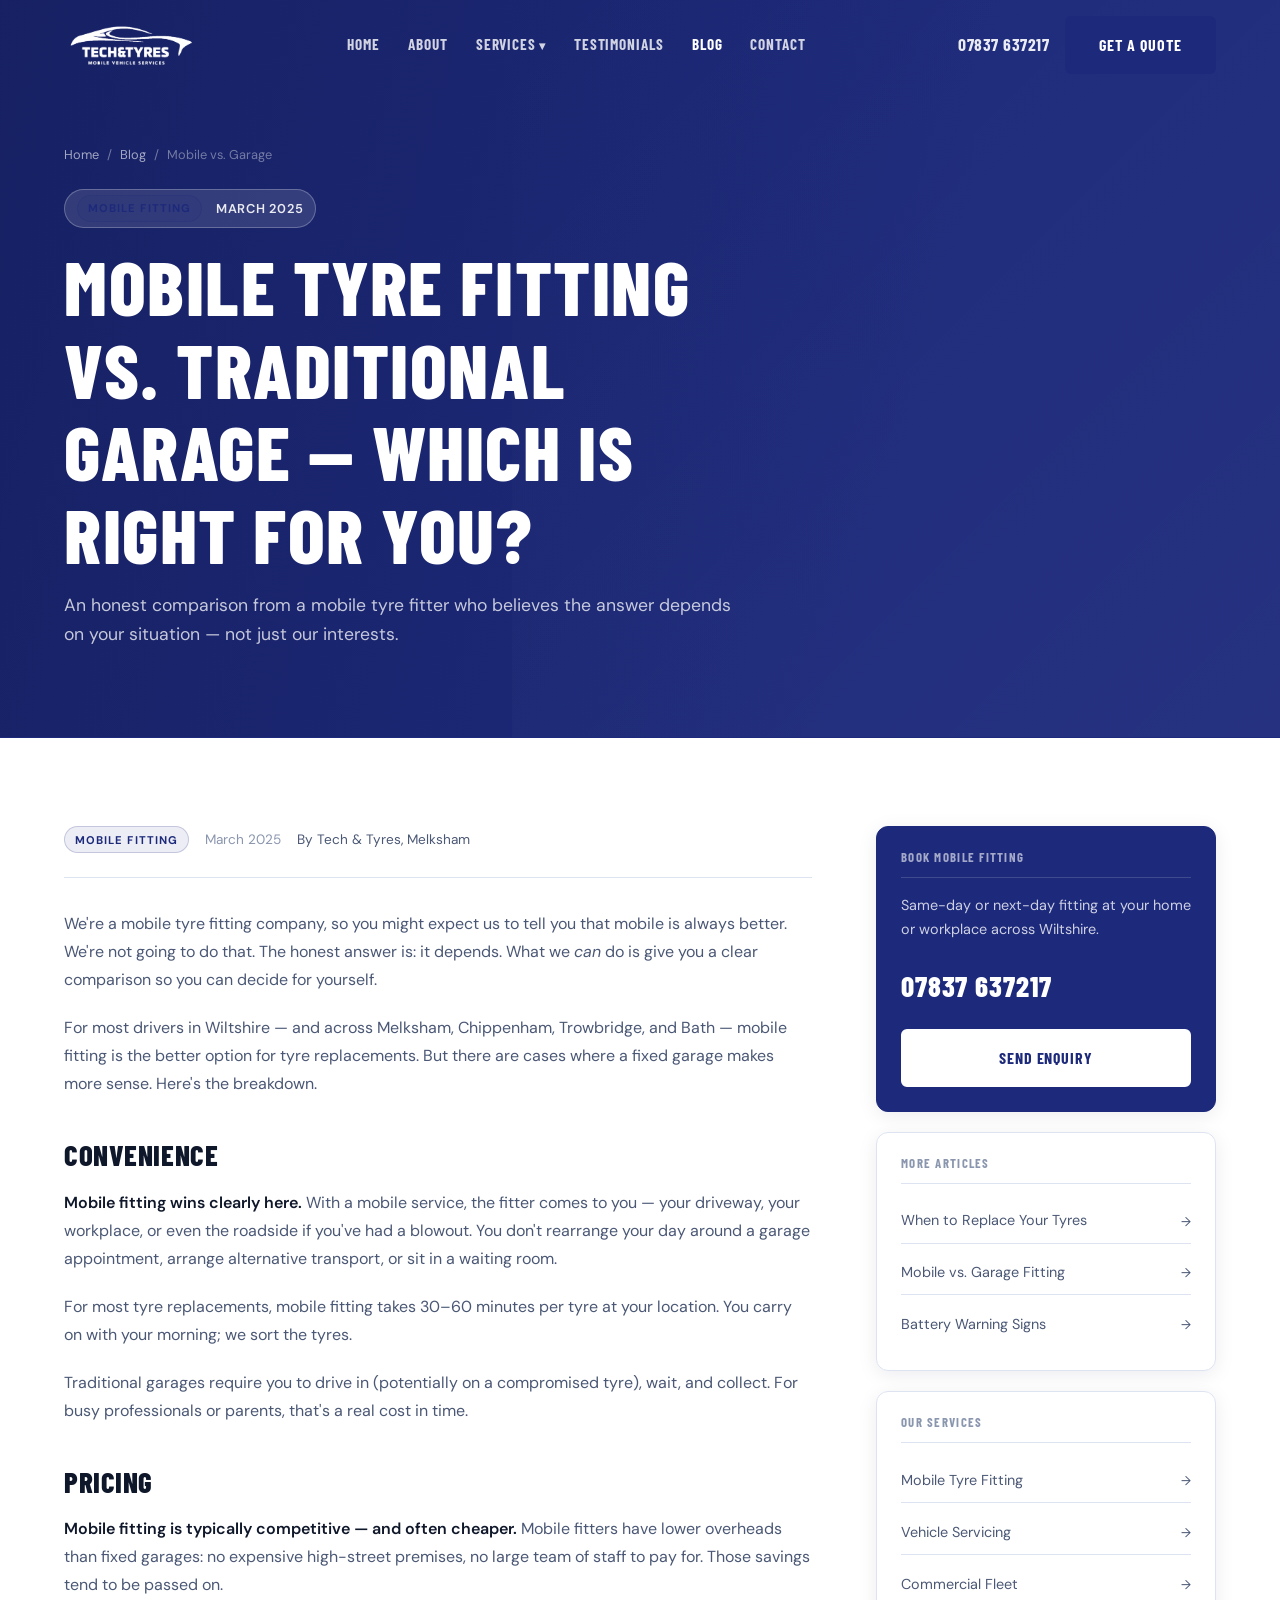
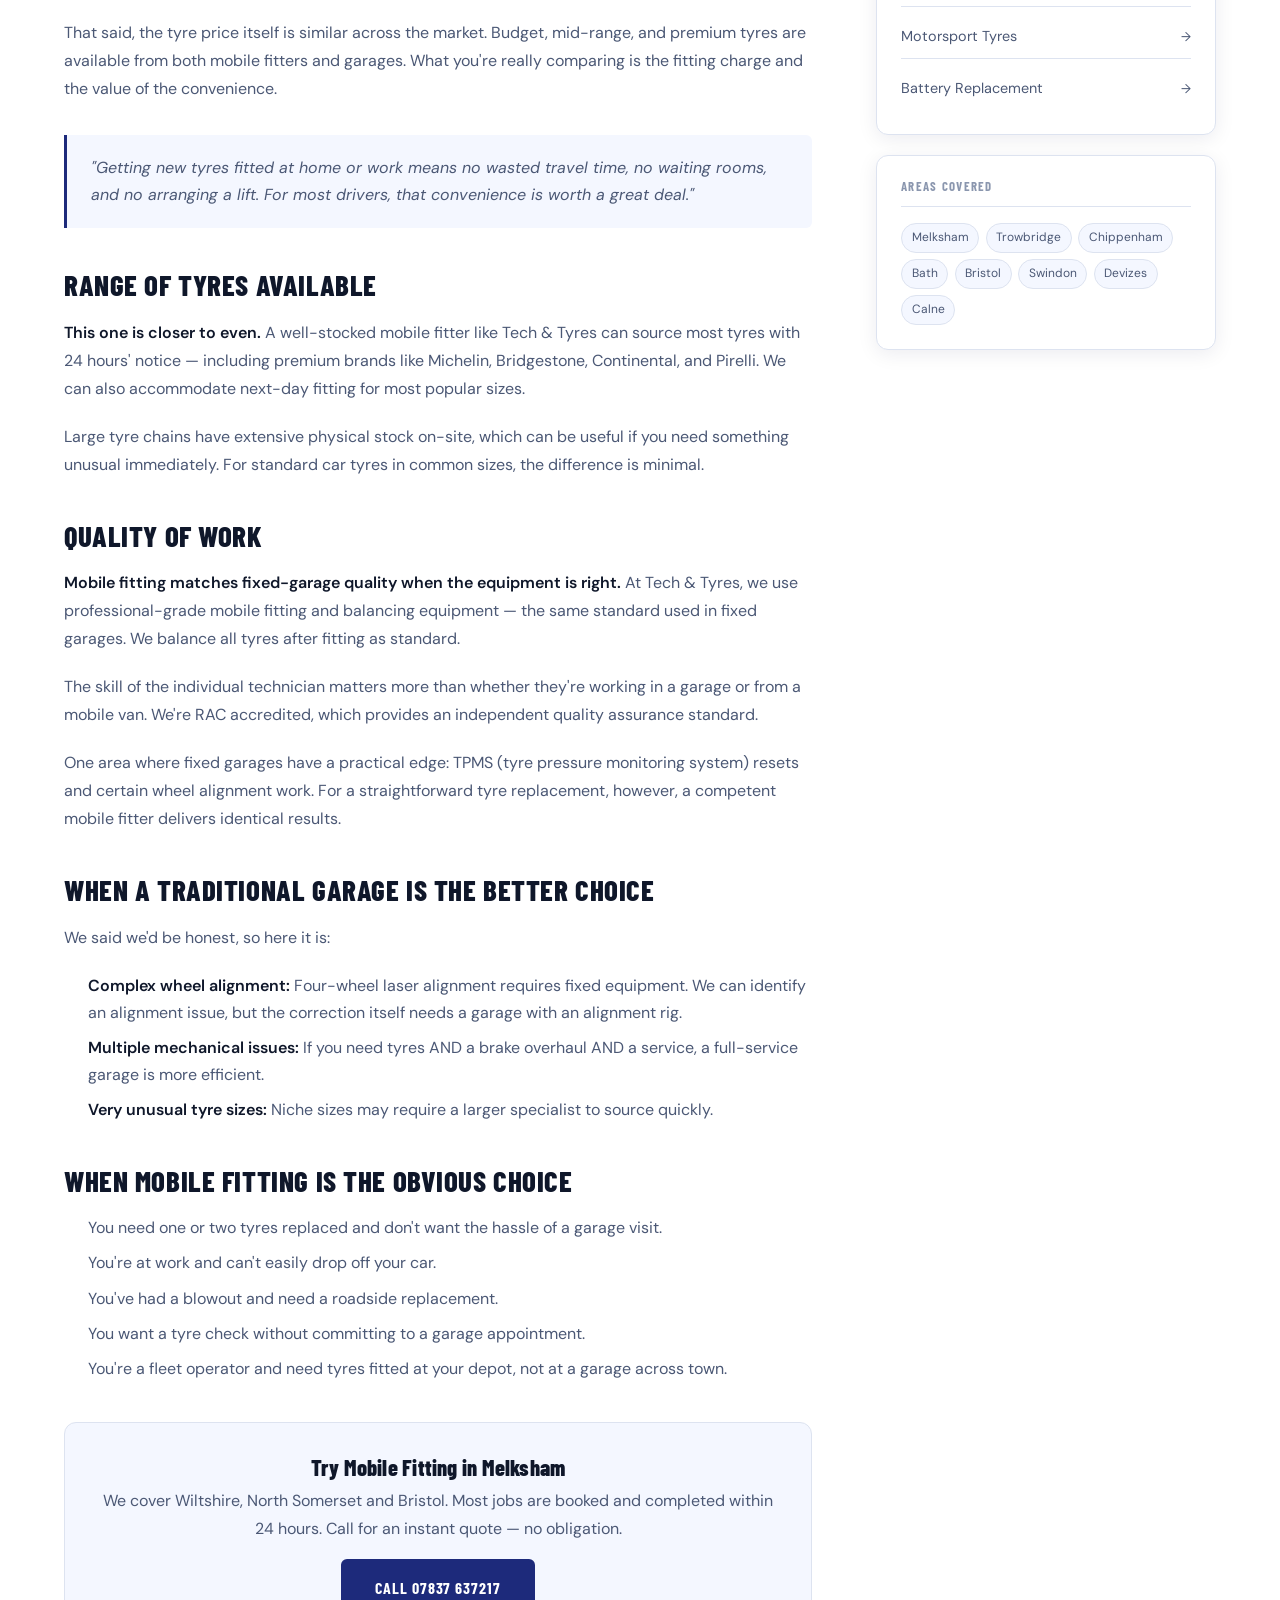
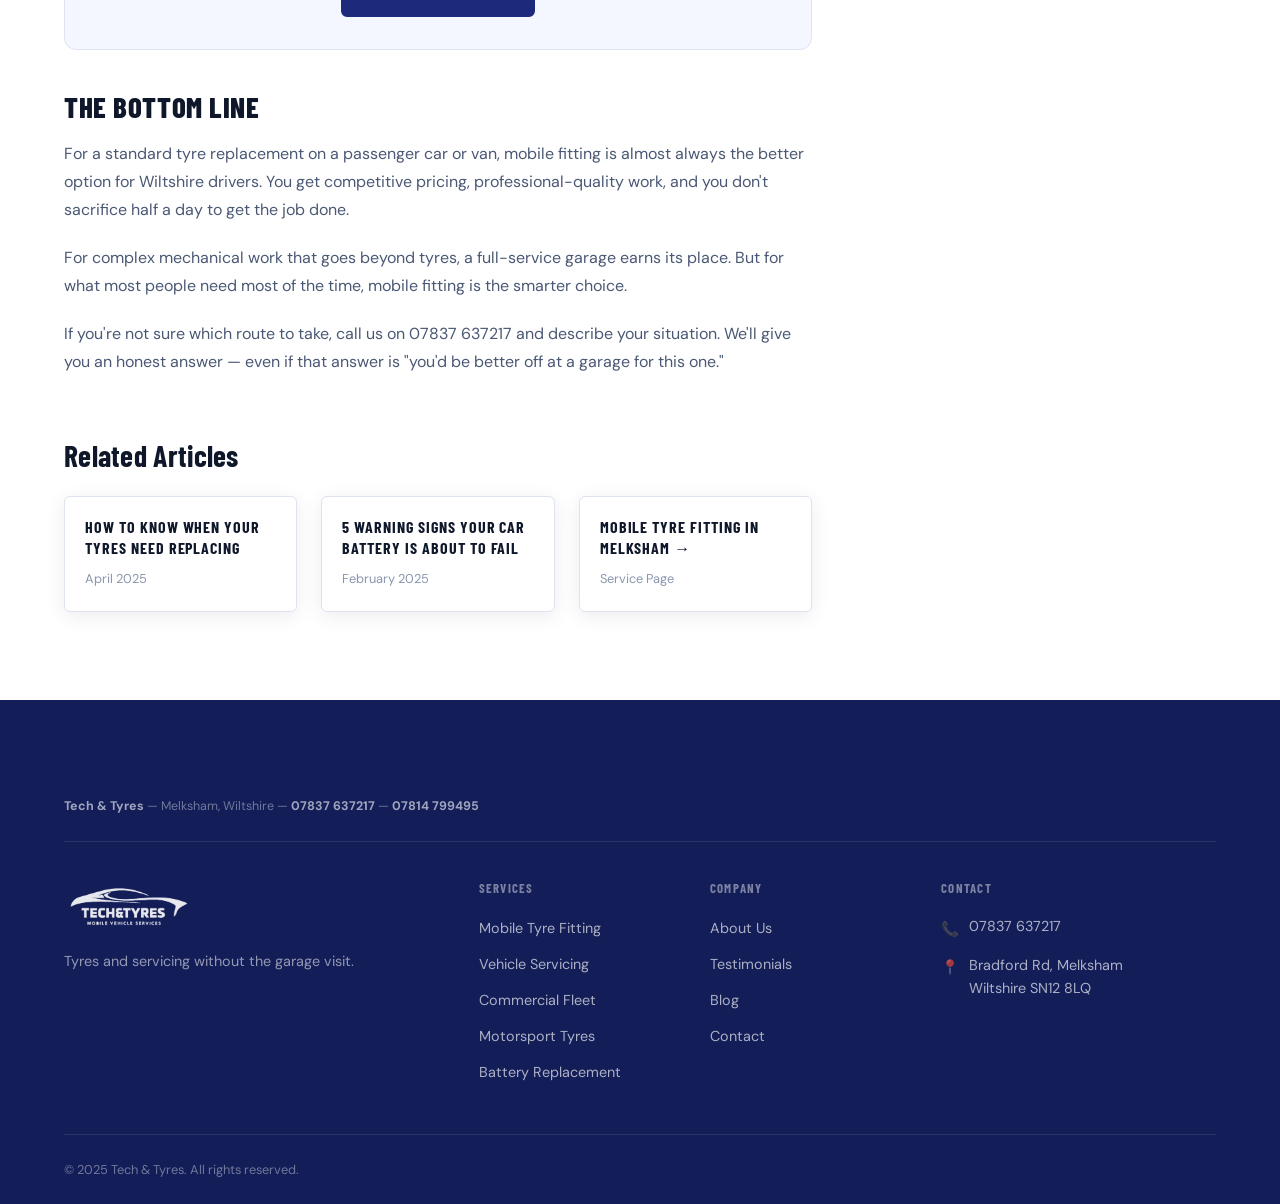
<file: blog-mobile-vs-garage-tyre-fitting.html>
<!DOCTYPE html>
<html lang="en">
<head>
  <meta charset="UTF-8">
  <meta name="viewport" content="width=device-width, initial-scale=1.0">
  <title>Mobile Tyre Fitting vs. Traditional Garage | Tech &amp; Tyres Melksham</title>
  <meta name="description" content="Mobile tyre fitting or traditional garage? We compare cost, convenience and service quality to help Wiltshire drivers make the right choice.">
  <link rel="canonical" href="https://techandtyres.co.uk/blog-mobile-vs-garage-tyre-fitting">
  <link rel="icon" href="downloaded-images/favicon.png" type="image/png">
  <link rel="stylesheet" href="css/styles.css">
  <script type="application/ld+json">
  {
    "@context": "https://schema.org",
    "@type": "Article",
    "headline": "Mobile Tyre Fitting vs. Traditional Garage — Which is Right for You?",
    "description": "We compare mobile tyre fitting and traditional garage visits across cost, convenience and service quality.",
    "author": {"@type": "Organization", "name": "Tech & Tyres"},
    "publisher": {"@type": "Organization", "name": "Tech & Tyres", "url": "https://techandtyres.co.uk"},
    "datePublished": "2025-03-01",
    "mainEntityOfPage": "https://techandtyres.co.uk/blog-mobile-vs-garage-tyre-fitting"
  }
  </script>
</head>
<body>

<header class="header" id="header">
  <div class="header-inner">
    <a href="index.html" class="header-logo"><img src="downloaded-images/logo (2).png" alt="Tech &amp; Tyres" class="logo-light"></a>
    <nav class="nav-links">
      <a href="index.html">Home</a><a href="about.html">About</a>
      <div class="nav-dropdown"><a href="#">Services</a>
        <div class="dropdown-menu">
          <a href="mobile-tyre-fitting-melksham.html">Mobile Tyre Fitting</a>
          <a href="vehicle-servicing-melksham.html">Vehicle Servicing</a>
          <a href="commercial-fleet-tyre-services-wiltshire.html">Commercial Fleet</a>
          <a href="motorsport-tyres-wiltshire.html">Motorsport Tyres</a>
          <a href="battery-replacement-melksham.html">Battery Replacement</a>
        </div>
      </div>
      <a href="testimonials.html">Testimonials</a><a href="blog.html" class="active">Blog</a><a href="contact.html">Contact</a>
    </nav>
    <div class="header-cta">
      <a href="tel:07837637217" class="header-phone">07837 637217</a>
      <a href="contact.html" class="btn btn--primary">Get a Quote</a>
    </div>
    <button class="hamburger" aria-label="Open menu"><span></span><span></span><span></span></button>
  </div>
</header>
<nav class="mobile-nav">
  <a href="index.html">Home</a><a href="about.html">About</a>
  <a href="mobile-tyre-fitting-melksham.html" class="mobile-sub">Mobile Tyre Fitting</a>
  <a href="vehicle-servicing-melksham.html" class="mobile-sub">Vehicle Servicing</a>
  <a href="commercial-fleet-tyre-services-wiltshire.html" class="mobile-sub">Commercial Fleet</a>
  <a href="motorsport-tyres-wiltshire.html" class="mobile-sub">Motorsport Tyres</a>
  <a href="battery-replacement-melksham.html" class="mobile-sub">Battery Replacement</a>
  <a href="testimonials.html">Testimonials</a><a href="blog.html">Blog</a><a href="contact.html">Contact</a>
  <div class="mobile-nav-phone"><a href="tel:07837637217">07837 637217</a></div>
</nav>

<section class="page-hero">
  <div class="container page-hero-inner">
    <nav class="breadcrumb"><a href="index.html">Home</a><span>/</span><a href="blog.html">Blog</a><span>/</span><span>Mobile vs. Garage</span></nav>
    <div class="location-tag"><span class="post-category-tag">Mobile Fitting</span>&nbsp; March 2025</div>
    <h1>Mobile Tyre Fitting vs. Traditional Garage — Which is Right for You?</h1>
    <p>An honest comparison from a mobile tyre fitter who believes the answer depends on your situation — not just our interests.</p>
  </div>
</section>

<section class="section">
  <div class="container">
    <div class="article-layout">

      <!-- ARTICLE BODY -->
      <article>
        <div class="article-meta">
          <span class="post-category-tag">Mobile Fitting</span>
          <span class="article-meta-date">March 2025</span>
          <span class="article-meta-author">By Tech &amp; Tyres, Melksham</span>
        </div>

        <div class="article-body reveal">

          <p>We're a mobile tyre fitting company, so you might expect us to tell you that mobile is always better. We're not going to do that. The honest answer is: it depends. What we <em>can</em> do is give you a clear comparison so you can decide for yourself.</p>

          <p>For most drivers in Wiltshire — and across Melksham, Chippenham, Trowbridge, and Bath — mobile fitting is the better option for tyre replacements. But there are cases where a fixed garage makes more sense. Here's the breakdown.</p>

          <h2>Convenience</h2>

          <p><strong>Mobile fitting wins clearly here.</strong> With a mobile service, the fitter comes to you — your driveway, your workplace, or even the roadside if you've had a blowout. You don't rearrange your day around a garage appointment, arrange alternative transport, or sit in a waiting room.</p>

          <p>For most tyre replacements, mobile fitting takes 30–60 minutes per tyre at your location. You carry on with your morning; we sort the tyres.</p>

          <p>Traditional garages require you to drive in (potentially on a compromised tyre), wait, and collect. For busy professionals or parents, that's a real cost in time.</p>

          <h2>Pricing</h2>

          <p><strong>Mobile fitting is typically competitive — and often cheaper.</strong> Mobile fitters have lower overheads than fixed garages: no expensive high-street premises, no large team of staff to pay for. Those savings tend to be passed on.</p>

          <p>That said, the tyre price itself is similar across the market. Budget, mid-range, and premium tyres are available from both mobile fitters and garages. What you're really comparing is the fitting charge and the value of the convenience.</p>

          <div class="article-highlight">
            "Getting new tyres fitted at home or work means no wasted travel time, no waiting rooms, and no arranging a lift. For most drivers, that convenience is worth a great deal."
          </div>

          <h2>Range of Tyres Available</h2>

          <p><strong>This one is closer to even.</strong> A well-stocked mobile fitter like Tech &amp; Tyres can source most tyres with 24 hours' notice — including premium brands like Michelin, Bridgestone, Continental, and Pirelli. We can also accommodate next-day fitting for most popular sizes.</p>

          <p>Large tyre chains have extensive physical stock on-site, which can be useful if you need something unusual immediately. For standard car tyres in common sizes, the difference is minimal.</p>

          <h2>Quality of Work</h2>

          <p><strong>Mobile fitting matches fixed-garage quality when the equipment is right.</strong> At Tech &amp; Tyres, we use professional-grade mobile fitting and balancing equipment — the same standard used in fixed garages. We balance all tyres after fitting as standard.</p>

          <p>The skill of the individual technician matters more than whether they're working in a garage or from a mobile van. We're RAC accredited, which provides an independent quality assurance standard.</p>

          <p>One area where fixed garages have a practical edge: TPMS (tyre pressure monitoring system) resets and certain wheel alignment work. For a straightforward tyre replacement, however, a competent mobile fitter delivers identical results.</p>

          <h2>When a Traditional Garage Is the Better Choice</h2>

          <p>We said we'd be honest, so here it is:</p>

          <ul>
            <li><strong>Complex wheel alignment:</strong> Four-wheel laser alignment requires fixed equipment. We can identify an alignment issue, but the correction itself needs a garage with an alignment rig.</li>
            <li><strong>Multiple mechanical issues:</strong> If you need tyres AND a brake overhaul AND a service, a full-service garage is more efficient.</li>
            <li><strong>Very unusual tyre sizes:</strong> Niche sizes may require a larger specialist to source quickly.</li>
          </ul>

          <h2>When Mobile Fitting is the Obvious Choice</h2>

          <ul>
            <li>You need one or two tyres replaced and don't want the hassle of a garage visit.</li>
            <li>You're at work and can't easily drop off your car.</li>
            <li>You've had a blowout and need a roadside replacement.</li>
            <li>You want a tyre check without committing to a garage appointment.</li>
            <li>You're a fleet operator and need tyres fitted at your depot, not at a garage across town.</li>
          </ul>

          <div class="article-cta-inline">
            <h4>Try Mobile Fitting in Melksham</h4>
            <p>We cover Wiltshire, North Somerset and Bristol. Most jobs are booked and completed within 24 hours. Call for an instant quote — no obligation.</p>
            <a href="tel:07837637217" class="btn btn--primary">Call 07837 637217</a>
          </div>

          <h2>The Bottom Line</h2>

          <p>For a standard tyre replacement on a passenger car or van, mobile fitting is almost always the better option for Wiltshire drivers. You get competitive pricing, professional-quality work, and you don't sacrifice half a day to get the job done.</p>

          <p>For complex mechanical work that goes beyond tyres, a full-service garage earns its place. But for what most people need most of the time, mobile fitting is the smarter choice.</p>

          <p>If you're not sure which route to take, call us on <a href="tel:07837637217">07837 637217</a> and describe your situation. We'll give you an honest answer — even if that answer is "you'd be better off at a garage for this one."</p>

        </div>

        <!-- RELATED POSTS -->
        <div style="margin-top: 4rem;" class="reveal">
          <h3 style="margin-bottom: 1.5rem;">Related Articles</h3>
          <div class="related-posts-grid">
            <a href="blog-when-to-replace-tyres.html" class="related-post-card">
              <h5>How to Know When Your Tyres Need Replacing</h5>
              <span>April 2025</span>
            </a>
            <a href="blog-car-battery-warning-signs.html" class="related-post-card">
              <h5>5 Warning Signs Your Car Battery is About to Fail</h5>
              <span>February 2025</span>
            </a>
            <a href="mobile-tyre-fitting-melksham.html" class="related-post-card">
              <h5>Mobile Tyre Fitting in Melksham →</h5>
              <span>Service Page</span>
            </a>
          </div>
        </div>
      </article>

      <!-- SIDEBAR -->
      <aside class="service-sidebar">
        <div class="sidebar-card sidebar-cta-card">
          <h4>Book Mobile Fitting</h4>
          <p>Same-day or next-day fitting at your home or workplace across Wiltshire.</p>
          <a href="tel:07837637217" class="sidebar-phone">07837 637217</a>
          <a href="contact.html" class="btn btn--primary" style="margin-top: 1rem;">Send Enquiry</a>
        </div>
        <div class="sidebar-card">
          <h4>More Articles</h4>
          <div class="sidebar-services-list">
            <a href="blog-when-to-replace-tyres.html">When to Replace Your Tyres</a>
            <a href="blog-mobile-vs-garage-tyre-fitting.html">Mobile vs. Garage Fitting</a>
            <a href="blog-car-battery-warning-signs.html">Battery Warning Signs</a>
          </div>
        </div>
        <div class="sidebar-card">
          <h4>Our Services</h4>
          <div class="sidebar-services-list">
            <a href="mobile-tyre-fitting-melksham.html">Mobile Tyre Fitting</a>
            <a href="vehicle-servicing-melksham.html">Vehicle Servicing</a>
            <a href="commercial-fleet-tyre-services-wiltshire.html">Commercial Fleet</a>
            <a href="motorsport-tyres-wiltshire.html">Motorsport Tyres</a>
            <a href="battery-replacement-melksham.html">Battery Replacement</a>
          </div>
        </div>
        <div class="sidebar-card">
          <h4>Areas Covered</h4>
          <div class="coverage-tags">
            <span class="coverage-tag">Melksham</span><span class="coverage-tag">Trowbridge</span>
            <span class="coverage-tag">Chippenham</span><span class="coverage-tag">Bath</span>
            <span class="coverage-tag">Bristol</span><span class="coverage-tag">Swindon</span>
            <span class="coverage-tag">Devizes</span><span class="coverage-tag">Calne</span>
          </div>
        </div>
      </aside>

    </div>
  </div>
</section>

<footer class="footer">
  <div class="container">
    <div class="footer-nap"><p><strong>Tech &amp; Tyres</strong> — Melksham, Wiltshire — <strong>07837 637217</strong> — <strong>07814 799495</strong></p></div>
    <div class="footer-grid">
      <div class="footer-brand"><img src="downloaded-images/logo (2).png" alt="Tech &amp; Tyres" class="footer-logo"><p class="footer-tagline">Tyres and servicing without the garage visit.</p></div>
      <div class="footer-col"><h5>Services</h5><ul class="footer-links">
        <li><a href="mobile-tyre-fitting-melksham.html">Mobile Tyre Fitting</a></li>
        <li><a href="vehicle-servicing-melksham.html">Vehicle Servicing</a></li>
        <li><a href="commercial-fleet-tyre-services-wiltshire.html">Commercial Fleet</a></li>
        <li><a href="motorsport-tyres-wiltshire.html">Motorsport Tyres</a></li>
        <li><a href="battery-replacement-melksham.html">Battery Replacement</a></li>
      </ul></div>
      <div class="footer-col"><h5>Company</h5><ul class="footer-links">
        <li><a href="about.html">About Us</a></li>
        <li><a href="testimonials.html">Testimonials</a></li>
        <li><a href="blog.html">Blog</a></li>
        <li><a href="contact.html">Contact</a></li>
      </ul></div>
      <div class="footer-col"><h5>Contact</h5>
        <div class="footer-contact-item"><span class="footer-icon">📞</span><a href="tel:07837637217">07837 637217</a></div>
        <div class="footer-contact-item"><span class="footer-icon">📍</span><span>Bradford Rd, Melksham<br>Wiltshire SN12 8LQ</span></div>
      </div>
    </div>
    <div class="footer-bottom"><p>© 2025 Tech &amp; Tyres. All rights reserved.</p></div>
  </div>
</footer>
<div class="mobile-sticky-cta"><a href="tel:07837637217">📞 Call Now — 07837 637217</a></div>
<script src="js/main.js"></script>
</body>
</html>
</file>
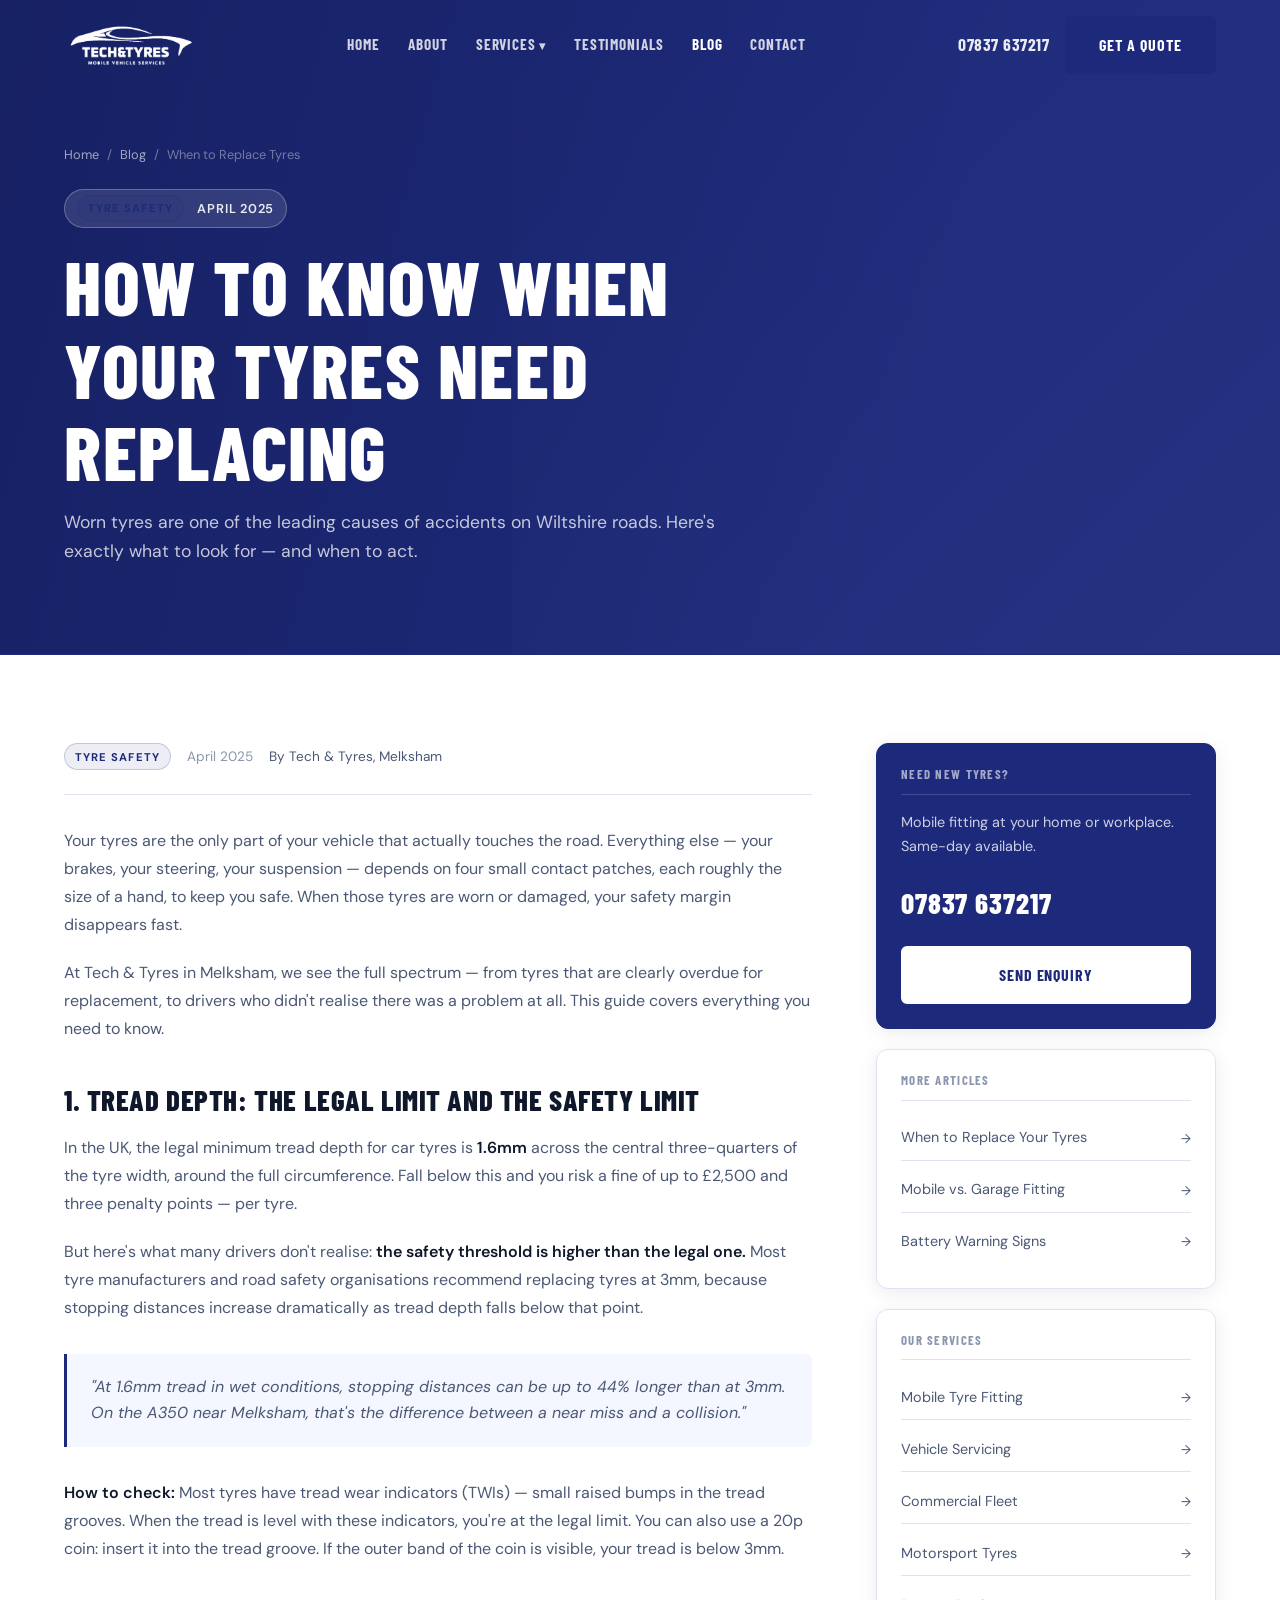
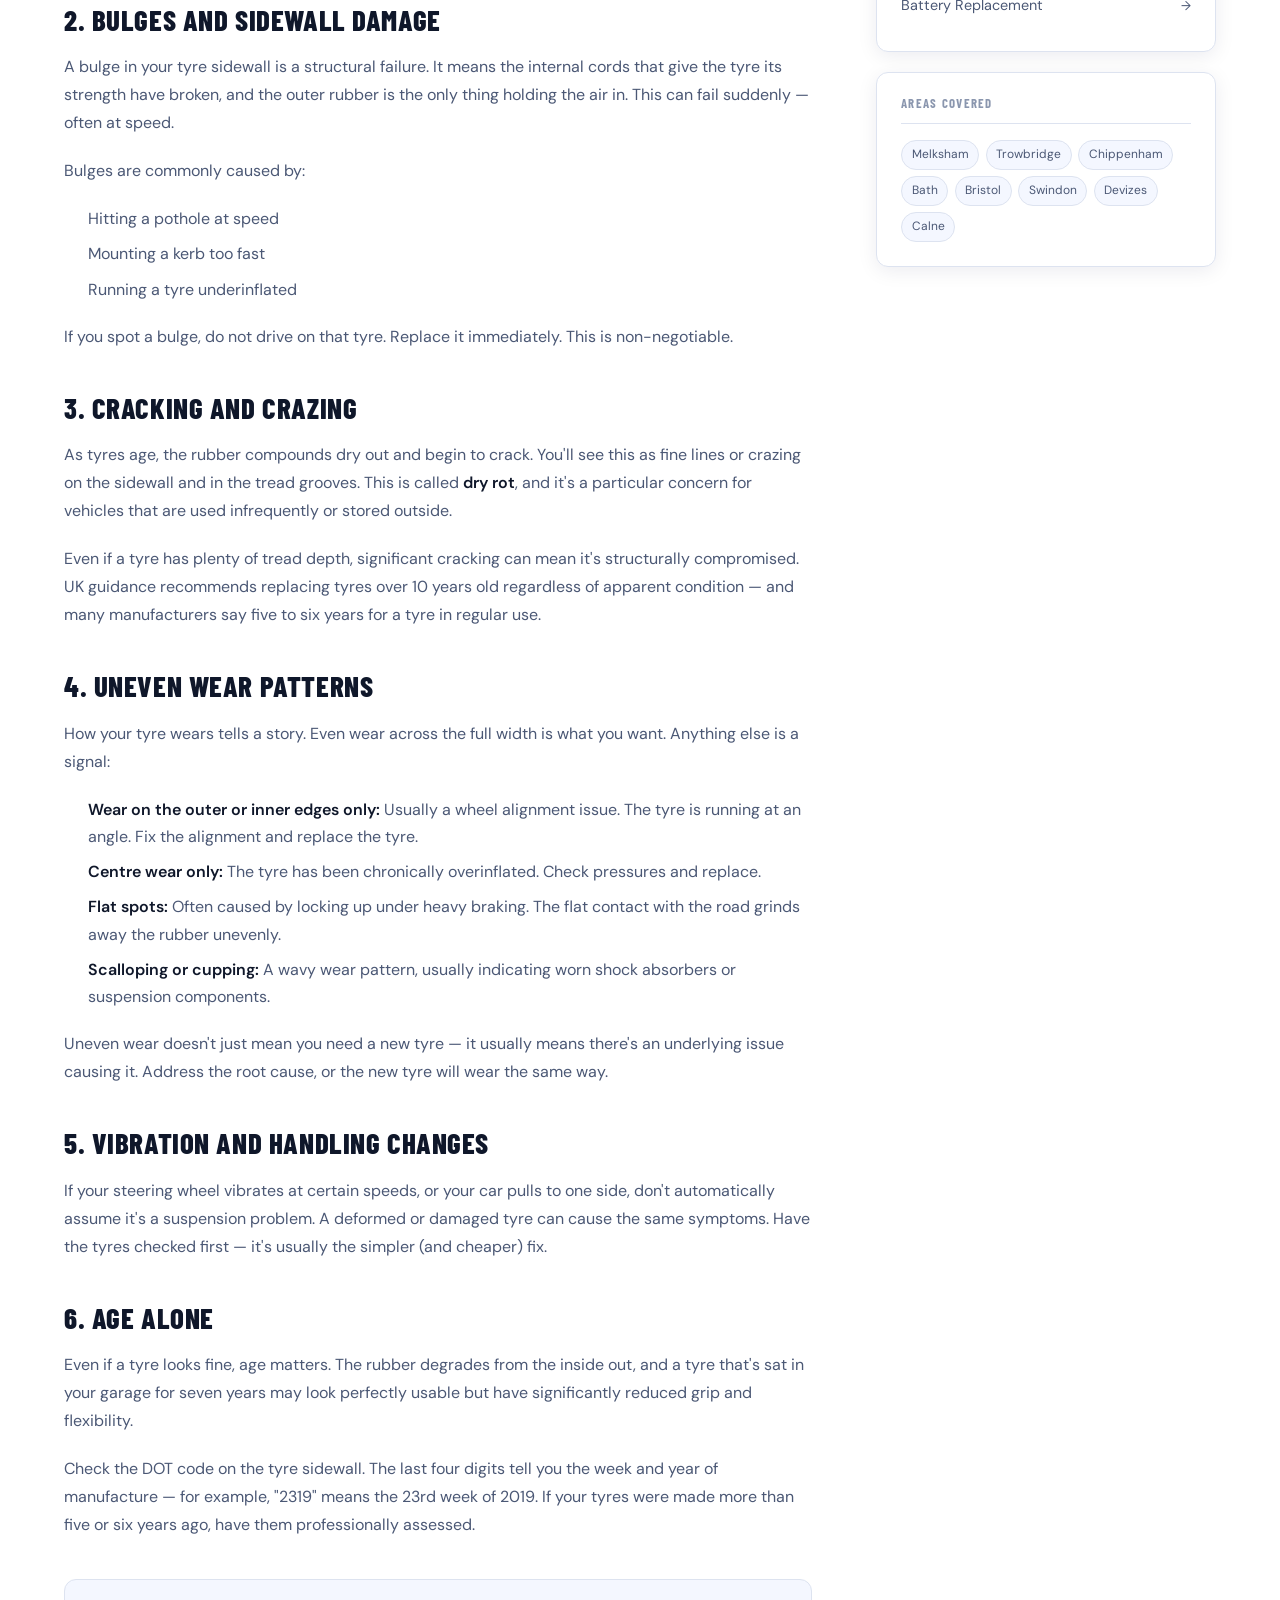
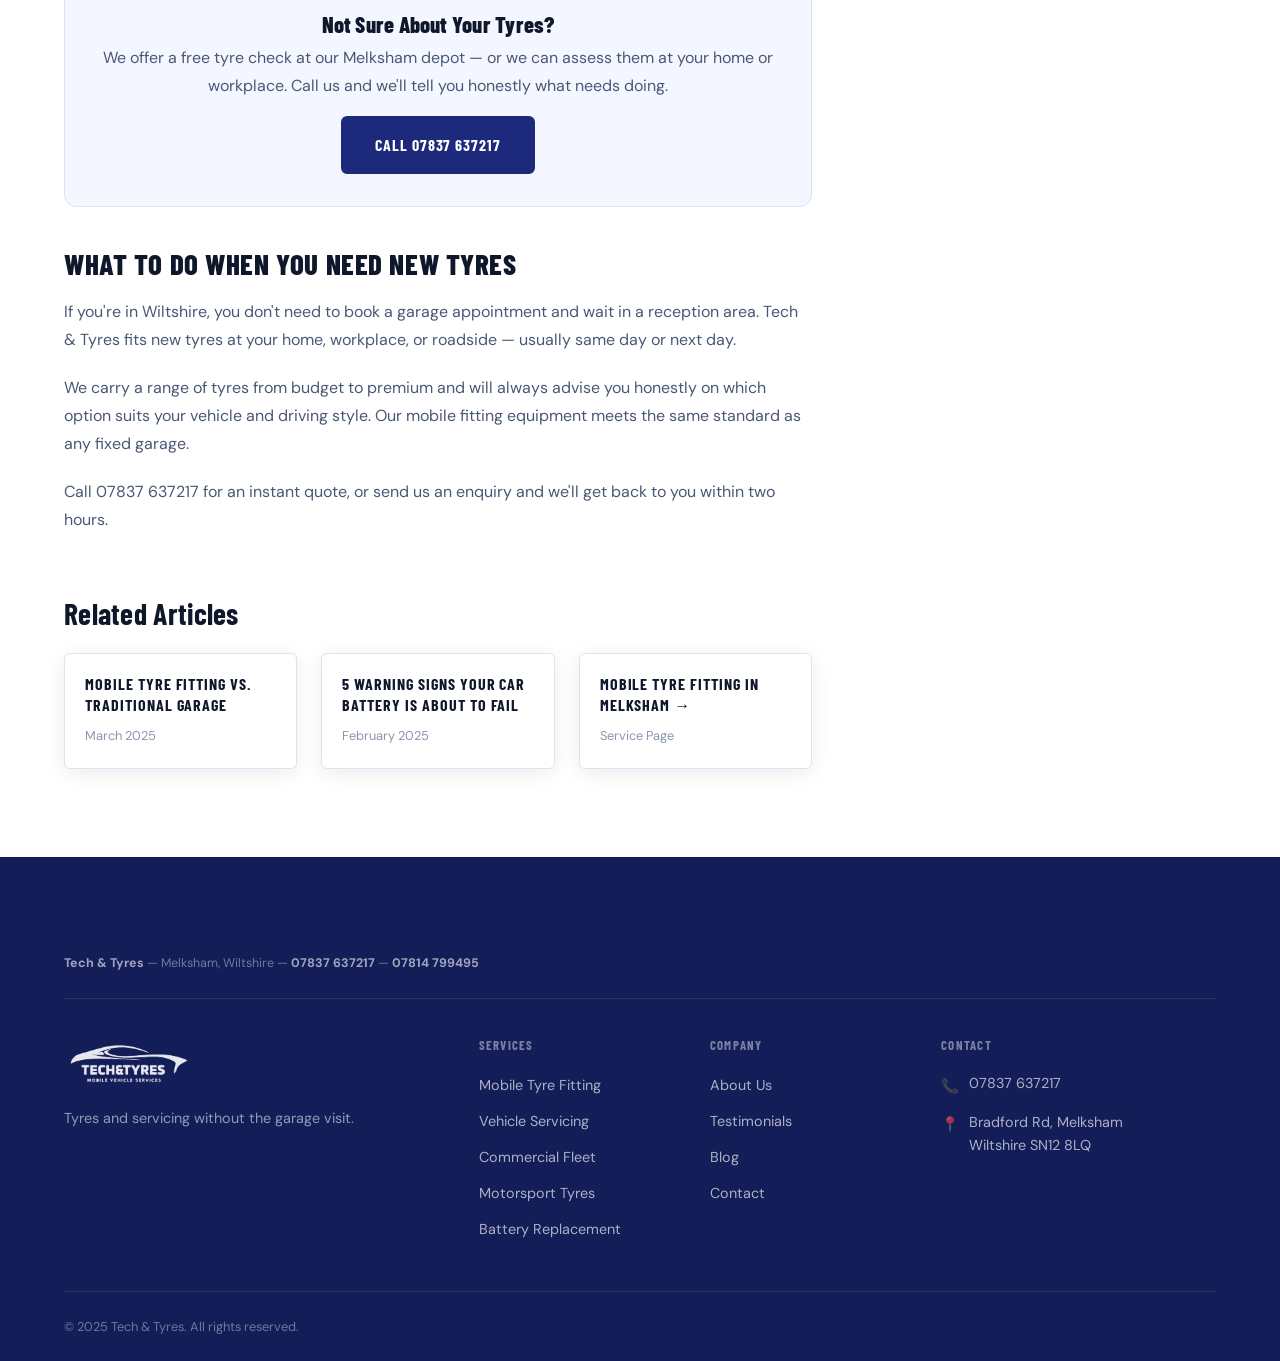
<file: blog-when-to-replace-tyres.html>
<!DOCTYPE html>
<html lang="en">
<head>
  <meta charset="UTF-8">
  <meta name="viewport" content="width=device-width, initial-scale=1.0">
  <title>How to Know When Your Tyres Need Replacing | Tech &amp; Tyres Melksham</title>
  <meta name="description" content="Learn the key signs that your tyres need replacing — tread depth, bulges, cracking and more. Expert advice from Tech &amp; Tyres in Melksham, Wiltshire.">
  <link rel="canonical" href="https://techandtyres.co.uk/blog-when-to-replace-tyres">
  <link rel="icon" href="downloaded-images/favicon.png" type="image/png">
  <link rel="stylesheet" href="css/styles.css">
  <script type="application/ld+json">
  {
    "@context": "https://schema.org",
    "@type": "Article",
    "headline": "How to Know When Your Tyres Need Replacing",
    "description": "Learn the key signs that your tyres need replacing — tread depth, bulges, cracking and more.",
    "author": {"@type": "Organization", "name": "Tech & Tyres"},
    "publisher": {"@type": "Organization", "name": "Tech & Tyres", "url": "https://techandtyres.co.uk"},
    "datePublished": "2025-04-01",
    "mainEntityOfPage": "https://techandtyres.co.uk/blog-when-to-replace-tyres"
  }
  </script>
</head>
<body>

<header class="header" id="header">
  <div class="header-inner">
    <a href="index.html" class="header-logo"><img src="downloaded-images/logo (2).png" alt="Tech &amp; Tyres" class="logo-light"></a>
    <nav class="nav-links">
      <a href="index.html">Home</a><a href="about.html">About</a>
      <div class="nav-dropdown"><a href="#">Services</a>
        <div class="dropdown-menu">
          <a href="mobile-tyre-fitting-melksham.html">Mobile Tyre Fitting</a>
          <a href="vehicle-servicing-melksham.html">Vehicle Servicing</a>
          <a href="commercial-fleet-tyre-services-wiltshire.html">Commercial Fleet</a>
          <a href="motorsport-tyres-wiltshire.html">Motorsport Tyres</a>
          <a href="battery-replacement-melksham.html">Battery Replacement</a>
        </div>
      </div>
      <a href="testimonials.html">Testimonials</a><a href="blog.html" class="active">Blog</a><a href="contact.html">Contact</a>
    </nav>
    <div class="header-cta">
      <a href="tel:07837637217" class="header-phone">07837 637217</a>
      <a href="contact.html" class="btn btn--primary">Get a Quote</a>
    </div>
    <button class="hamburger" aria-label="Open menu"><span></span><span></span><span></span></button>
  </div>
</header>
<nav class="mobile-nav">
  <a href="index.html">Home</a><a href="about.html">About</a>
  <a href="mobile-tyre-fitting-melksham.html" class="mobile-sub">Mobile Tyre Fitting</a>
  <a href="vehicle-servicing-melksham.html" class="mobile-sub">Vehicle Servicing</a>
  <a href="commercial-fleet-tyre-services-wiltshire.html" class="mobile-sub">Commercial Fleet</a>
  <a href="motorsport-tyres-wiltshire.html" class="mobile-sub">Motorsport Tyres</a>
  <a href="battery-replacement-melksham.html" class="mobile-sub">Battery Replacement</a>
  <a href="testimonials.html">Testimonials</a><a href="blog.html">Blog</a><a href="contact.html">Contact</a>
  <div class="mobile-nav-phone"><a href="tel:07837637217">07837 637217</a></div>
</nav>

<section class="page-hero">
  <div class="container page-hero-inner">
    <nav class="breadcrumb"><a href="index.html">Home</a><span>/</span><a href="blog.html">Blog</a><span>/</span><span>When to Replace Tyres</span></nav>
    <div class="location-tag"><span class="post-category-tag">Tyre Safety</span>&nbsp; April 2025</div>
    <h1>How to Know When Your Tyres Need Replacing</h1>
    <p>Worn tyres are one of the leading causes of accidents on Wiltshire roads. Here's exactly what to look for — and when to act.</p>
  </div>
</section>

<section class="section">
  <div class="container">
    <div class="article-layout">

      <!-- ARTICLE BODY -->
      <article>
        <div class="article-meta">
          <span class="post-category-tag">Tyre Safety</span>
          <span class="article-meta-date">April 2025</span>
          <span class="article-meta-author">By Tech &amp; Tyres, Melksham</span>
        </div>

        <div class="article-body reveal">

          <p>Your tyres are the only part of your vehicle that actually touches the road. Everything else — your brakes, your steering, your suspension — depends on four small contact patches, each roughly the size of a hand, to keep you safe. When those tyres are worn or damaged, your safety margin disappears fast.</p>

          <p>At Tech &amp; Tyres in Melksham, we see the full spectrum — from tyres that are clearly overdue for replacement, to drivers who didn't realise there was a problem at all. This guide covers everything you need to know.</p>

          <h2>1. Tread Depth: The Legal Limit and the Safety Limit</h2>

          <p>In the UK, the legal minimum tread depth for car tyres is <strong>1.6mm</strong> across the central three-quarters of the tyre width, around the full circumference. Fall below this and you risk a fine of up to £2,500 and three penalty points — per tyre.</p>

          <p>But here's what many drivers don't realise: <strong>the safety threshold is higher than the legal one.</strong> Most tyre manufacturers and road safety organisations recommend replacing tyres at 3mm, because stopping distances increase dramatically as tread depth falls below that point.</p>

          <div class="article-highlight">
            "At 1.6mm tread in wet conditions, stopping distances can be up to 44% longer than at 3mm. On the A350 near Melksham, that's the difference between a near miss and a collision."
          </div>

          <p><strong>How to check:</strong> Most tyres have tread wear indicators (TWIs) — small raised bumps in the tread grooves. When the tread is level with these indicators, you're at the legal limit. You can also use a 20p coin: insert it into the tread groove. If the outer band of the coin is visible, your tread is below 3mm.</p>

          <h2>2. Bulges and Sidewall Damage</h2>

          <p>A bulge in your tyre sidewall is a structural failure. It means the internal cords that give the tyre its strength have broken, and the outer rubber is the only thing holding the air in. This can fail suddenly — often at speed.</p>

          <p>Bulges are commonly caused by:</p>
          <ul>
            <li>Hitting a pothole at speed</li>
            <li>Mounting a kerb too fast</li>
            <li>Running a tyre underinflated</li>
          </ul>

          <p>If you spot a bulge, do not drive on that tyre. Replace it immediately. This is non-negotiable.</p>

          <h2>3. Cracking and Crazing</h2>

          <p>As tyres age, the rubber compounds dry out and begin to crack. You'll see this as fine lines or crazing on the sidewall and in the tread grooves. This is called <strong>dry rot</strong>, and it's a particular concern for vehicles that are used infrequently or stored outside.</p>

          <p>Even if a tyre has plenty of tread depth, significant cracking can mean it's structurally compromised. UK guidance recommends replacing tyres over 10 years old regardless of apparent condition — and many manufacturers say five to six years for a tyre in regular use.</p>

          <h2>4. Uneven Wear Patterns</h2>

          <p>How your tyre wears tells a story. Even wear across the full width is what you want. Anything else is a signal:</p>

          <ul>
            <li><strong>Wear on the outer or inner edges only:</strong> Usually a wheel alignment issue. The tyre is running at an angle. Fix the alignment and replace the tyre.</li>
            <li><strong>Centre wear only:</strong> The tyre has been chronically overinflated. Check pressures and replace.</li>
            <li><strong>Flat spots:</strong> Often caused by locking up under heavy braking. The flat contact with the road grinds away the rubber unevenly.</li>
            <li><strong>Scalloping or cupping:</strong> A wavy wear pattern, usually indicating worn shock absorbers or suspension components.</li>
          </ul>

          <p>Uneven wear doesn't just mean you need a new tyre — it usually means there's an underlying issue causing it. Address the root cause, or the new tyre will wear the same way.</p>

          <h2>5. Vibration and Handling Changes</h2>

          <p>If your steering wheel vibrates at certain speeds, or your car pulls to one side, don't automatically assume it's a suspension problem. A deformed or damaged tyre can cause the same symptoms. Have the tyres checked first — it's usually the simpler (and cheaper) fix.</p>

          <h2>6. Age Alone</h2>

          <p>Even if a tyre looks fine, age matters. The rubber degrades from the inside out, and a tyre that's sat in your garage for seven years may look perfectly usable but have significantly reduced grip and flexibility.</p>

          <p>Check the DOT code on the tyre sidewall. The last four digits tell you the week and year of manufacture — for example, "2319" means the 23rd week of 2019. If your tyres were made more than five or six years ago, have them professionally assessed.</p>

          <div class="article-cta-inline">
            <h4>Not Sure About Your Tyres?</h4>
            <p>We offer a free tyre check at our Melksham depot — or we can assess them at your home or workplace. Call us and we'll tell you honestly what needs doing.</p>
            <a href="tel:07837637217" class="btn btn--primary">Call 07837 637217</a>
          </div>

          <h2>What to Do When You Need New Tyres</h2>

          <p>If you're in Wiltshire, you don't need to book a garage appointment and wait in a reception area. Tech &amp; Tyres fits new tyres at your home, workplace, or roadside — usually same day or next day.</p>

          <p>We carry a range of tyres from budget to premium and will always advise you honestly on which option suits your vehicle and driving style. Our mobile fitting equipment meets the same standard as any fixed garage.</p>

          <p>Call <a href="tel:07837637217">07837 637217</a> for an instant quote, or <a href="contact.html">send us an enquiry</a> and we'll get back to you within two hours.</p>

        </div>

        <!-- RELATED POSTS -->
        <div style="margin-top: 4rem;" class="reveal">
          <h3 style="margin-bottom: 1.5rem;">Related Articles</h3>
          <div class="related-posts-grid">
            <a href="blog-mobile-vs-garage-tyre-fitting.html" class="related-post-card">
              <h5>Mobile Tyre Fitting vs. Traditional Garage</h5>
              <span>March 2025</span>
            </a>
            <a href="blog-car-battery-warning-signs.html" class="related-post-card">
              <h5>5 Warning Signs Your Car Battery is About to Fail</h5>
              <span>February 2025</span>
            </a>
            <a href="mobile-tyre-fitting-melksham.html" class="related-post-card">
              <h5>Mobile Tyre Fitting in Melksham →</h5>
              <span>Service Page</span>
            </a>
          </div>
        </div>
      </article>

      <!-- SIDEBAR -->
      <aside class="service-sidebar">
        <div class="sidebar-card sidebar-cta-card">
          <h4>Need New Tyres?</h4>
          <p>Mobile fitting at your home or workplace. Same-day available.</p>
          <a href="tel:07837637217" class="sidebar-phone">07837 637217</a>
          <a href="contact.html" class="btn btn--primary" style="margin-top: 1rem;">Send Enquiry</a>
        </div>
        <div class="sidebar-card">
          <h4>More Articles</h4>
          <div class="sidebar-services-list">
            <a href="blog-when-to-replace-tyres.html">When to Replace Your Tyres</a>
            <a href="blog-mobile-vs-garage-tyre-fitting.html">Mobile vs. Garage Fitting</a>
            <a href="blog-car-battery-warning-signs.html">Battery Warning Signs</a>
          </div>
        </div>
        <div class="sidebar-card">
          <h4>Our Services</h4>
          <div class="sidebar-services-list">
            <a href="mobile-tyre-fitting-melksham.html">Mobile Tyre Fitting</a>
            <a href="vehicle-servicing-melksham.html">Vehicle Servicing</a>
            <a href="commercial-fleet-tyre-services-wiltshire.html">Commercial Fleet</a>
            <a href="motorsport-tyres-wiltshire.html">Motorsport Tyres</a>
            <a href="battery-replacement-melksham.html">Battery Replacement</a>
          </div>
        </div>
        <div class="sidebar-card">
          <h4>Areas Covered</h4>
          <div class="coverage-tags">
            <span class="coverage-tag">Melksham</span><span class="coverage-tag">Trowbridge</span>
            <span class="coverage-tag">Chippenham</span><span class="coverage-tag">Bath</span>
            <span class="coverage-tag">Bristol</span><span class="coverage-tag">Swindon</span>
            <span class="coverage-tag">Devizes</span><span class="coverage-tag">Calne</span>
          </div>
        </div>
      </aside>

    </div>
  </div>
</section>

<footer class="footer">
  <div class="container">
    <div class="footer-nap"><p><strong>Tech &amp; Tyres</strong> — Melksham, Wiltshire — <strong>07837 637217</strong> — <strong>07814 799495</strong></p></div>
    <div class="footer-grid">
      <div class="footer-brand"><img src="downloaded-images/logo (2).png" alt="Tech &amp; Tyres" class="footer-logo"><p class="footer-tagline">Tyres and servicing without the garage visit.</p></div>
      <div class="footer-col"><h5>Services</h5><ul class="footer-links">
        <li><a href="mobile-tyre-fitting-melksham.html">Mobile Tyre Fitting</a></li>
        <li><a href="vehicle-servicing-melksham.html">Vehicle Servicing</a></li>
        <li><a href="commercial-fleet-tyre-services-wiltshire.html">Commercial Fleet</a></li>
        <li><a href="motorsport-tyres-wiltshire.html">Motorsport Tyres</a></li>
        <li><a href="battery-replacement-melksham.html">Battery Replacement</a></li>
      </ul></div>
      <div class="footer-col"><h5>Company</h5><ul class="footer-links">
        <li><a href="about.html">About Us</a></li>
        <li><a href="testimonials.html">Testimonials</a></li>
        <li><a href="blog.html">Blog</a></li>
        <li><a href="contact.html">Contact</a></li>
      </ul></div>
      <div class="footer-col"><h5>Contact</h5>
        <div class="footer-contact-item"><span class="footer-icon">📞</span><a href="tel:07837637217">07837 637217</a></div>
        <div class="footer-contact-item"><span class="footer-icon">📍</span><span>Bradford Rd, Melksham<br>Wiltshire SN12 8LQ</span></div>
      </div>
    </div>
    <div class="footer-bottom"><p>© 2025 Tech &amp; Tyres. All rights reserved.</p></div>
  </div>
</footer>
<div class="mobile-sticky-cta"><a href="tel:07837637217">📞 Call Now — 07837 637217</a></div>
<script src="js/main.js"></script>
</body>
</html>
</file>
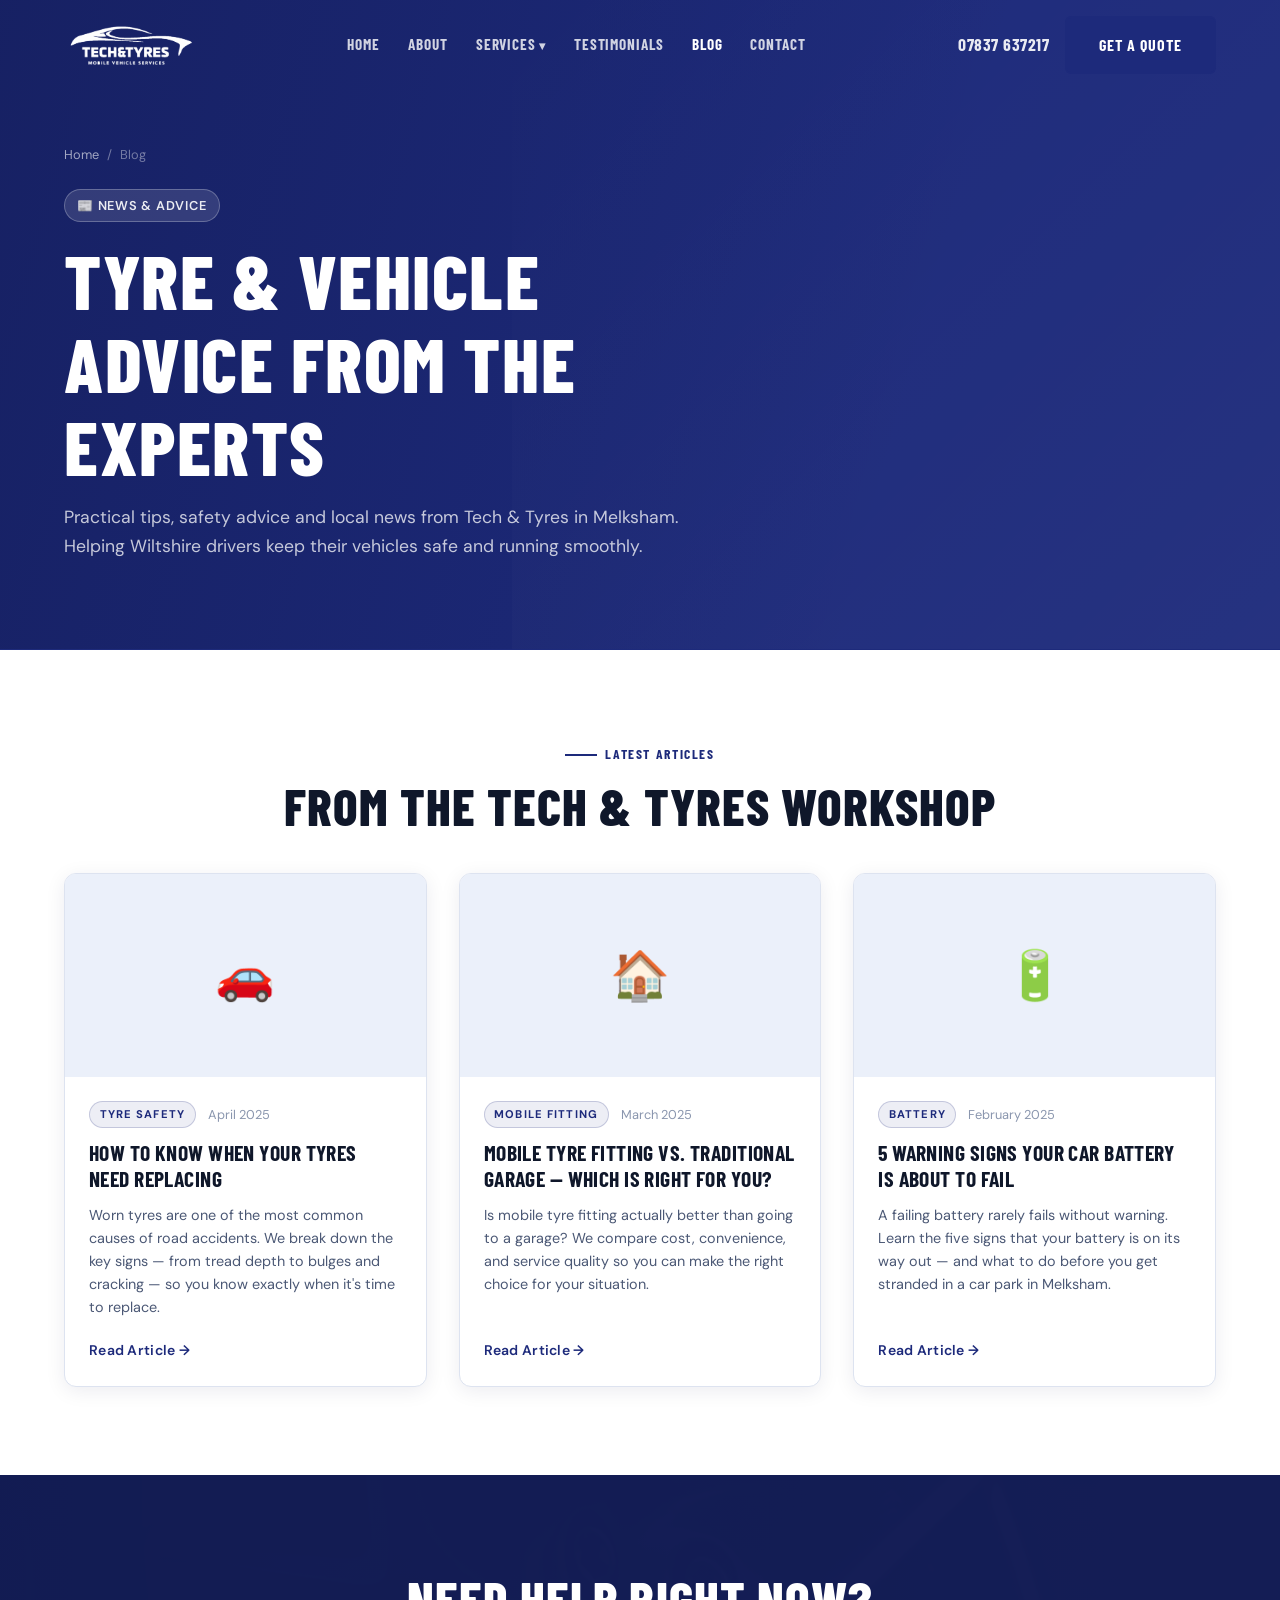
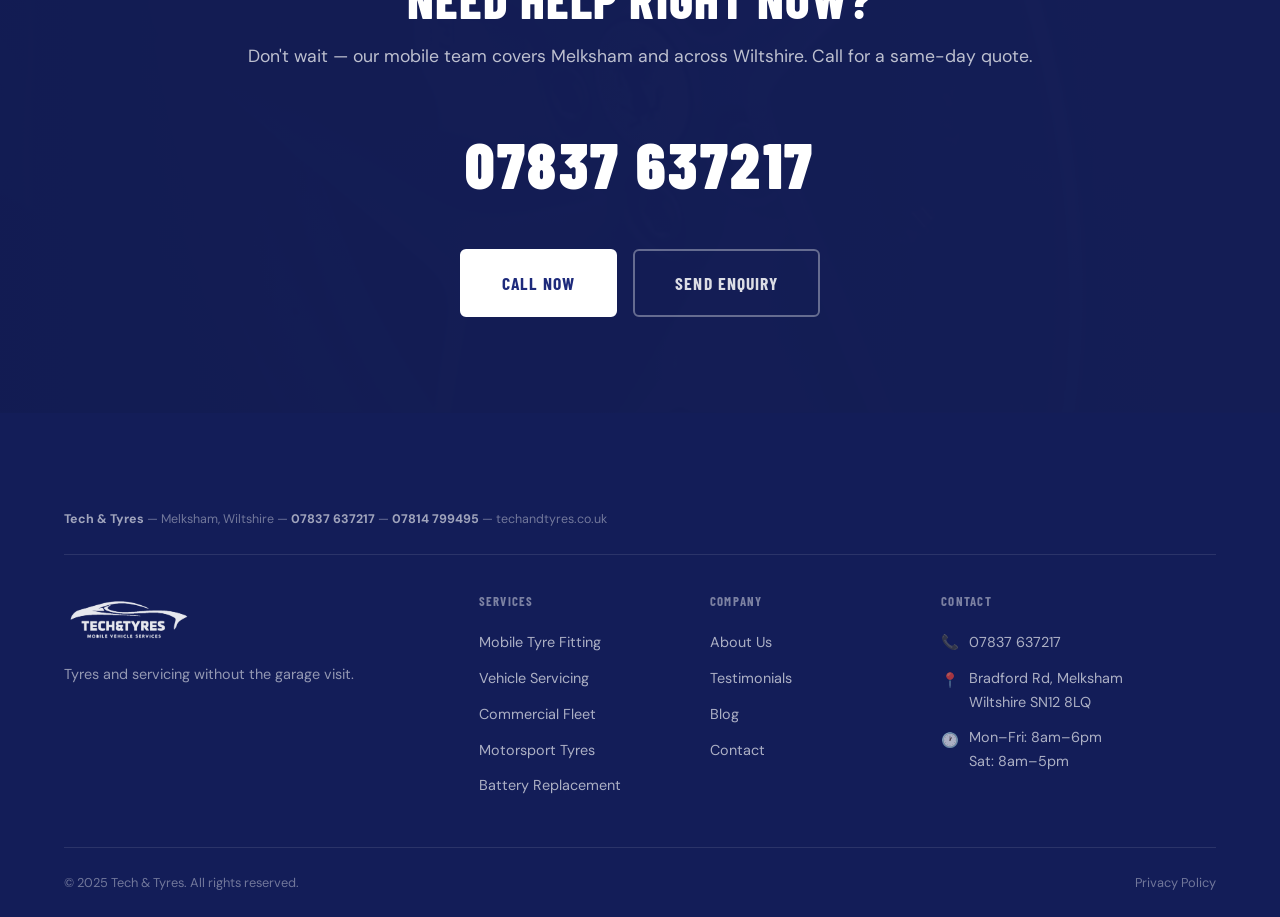
<file: blog.html>
<!DOCTYPE html>
<html lang="en">
<head>
  <meta charset="UTF-8">
  <meta name="viewport" content="width=device-width, initial-scale=1.0">
  <title>Tyre & Servicing Advice Blog | Tech &amp; Tyres Melksham</title>
  <meta name="description" content="Tyre and vehicle servicing tips from Tech &amp; Tyres in Melksham, Wiltshire. Advice on tyre safety, mobile servicing, car batteries and more from your local experts.">
  <link rel="canonical" href="https://techandtyres.co.uk/blog">
  <link rel="icon" href="downloaded-images/favicon.png" type="image/png">
  <link rel="stylesheet" href="css/styles.css">
</head>
<body>

<header class="header" id="header">
  <div class="header-inner">
    <a href="index.html" class="header-logo"><img src="downloaded-images/logo (2).png" alt="Tech &amp; Tyres" class="logo-light"></a>
    <nav class="nav-links">
      <a href="index.html">Home</a><a href="about.html">About</a>
      <div class="nav-dropdown"><a href="#">Services</a>
        <div class="dropdown-menu">
          <a href="mobile-tyre-fitting-melksham.html">Mobile Tyre Fitting</a>
          <a href="vehicle-servicing-melksham.html">Vehicle Servicing</a>
          <a href="commercial-fleet-tyre-services-wiltshire.html">Commercial Fleet</a>
          <a href="motorsport-tyres-wiltshire.html">Motorsport Tyres</a>
          <a href="battery-replacement-melksham.html">Battery Replacement</a>
        </div>
      </div>
      <a href="testimonials.html">Testimonials</a><a href="blog.html" class="active">Blog</a><a href="contact.html">Contact</a>
    </nav>
    <div class="header-cta">
      <a href="tel:07837637217" class="header-phone">07837 637217</a>
      <a href="contact.html" class="btn btn--primary">Get a Quote</a>
    </div>
    <button class="hamburger" aria-label="Open menu"><span></span><span></span><span></span></button>
  </div>
</header>
<nav class="mobile-nav">
  <a href="index.html">Home</a><a href="about.html">About</a>
  <a href="mobile-tyre-fitting-melksham.html" class="mobile-sub">Mobile Tyre Fitting</a>
  <a href="vehicle-servicing-melksham.html" class="mobile-sub">Vehicle Servicing</a>
  <a href="commercial-fleet-tyre-services-wiltshire.html" class="mobile-sub">Commercial Fleet</a>
  <a href="motorsport-tyres-wiltshire.html" class="mobile-sub">Motorsport Tyres</a>
  <a href="battery-replacement-melksham.html" class="mobile-sub">Battery Replacement</a>
  <a href="testimonials.html">Testimonials</a><a href="blog.html">Blog</a><a href="contact.html">Contact</a>
  <div class="mobile-nav-phone"><a href="tel:07837637217">07837 637217</a></div>
</nav>

<section class="page-hero">
  <div class="container page-hero-inner">
    <nav class="breadcrumb"><a href="index.html">Home</a><span>/</span><span>Blog</span></nav>
    <div class="location-tag">📰 News &amp; Advice</div>
    <h1>Tyre &amp; Vehicle Advice from the Experts</h1>
    <p>Practical tips, safety advice and local news from Tech &amp; Tyres in Melksham. Helping Wiltshire drivers keep their vehicles safe and running smoothly.</p>
  </div>
</section>

<section class="section">
  <div class="container">
    <div class="text-center reveal" style="margin-bottom: 0.5rem;">
      <div class="section-label" style="justify-content: center;">Latest Articles</div>
      <h2>From the Tech &amp; Tyres Workshop</h2>
    </div>

    <div class="blog-grid">

      <article class="blog-card reveal reveal-delay-1">
        <div class="blog-card-img-placeholder">🚗</div>
        <div class="blog-card-body">
          <div class="blog-card-meta">
            <span class="post-category-tag">Tyre Safety</span>
            <span class="blog-card-date">April 2025</span>
          </div>
          <h2 class="blog-card-title">How to Know When Your Tyres Need Replacing</h2>
          <p class="blog-card-excerpt">Worn tyres are one of the most common causes of road accidents. We break down the key signs — from tread depth to bulges and cracking — so you know exactly when it's time to replace.</p>
          <a href="blog-when-to-replace-tyres.html" class="blog-card-link">Read Article →</a>
        </div>
      </article>

      <article class="blog-card reveal reveal-delay-2">
        <div class="blog-card-img-placeholder">🏠</div>
        <div class="blog-card-body">
          <div class="blog-card-meta">
            <span class="post-category-tag">Mobile Fitting</span>
            <span class="blog-card-date">March 2025</span>
          </div>
          <h2 class="blog-card-title">Mobile Tyre Fitting vs. Traditional Garage — Which is Right for You?</h2>
          <p class="blog-card-excerpt">Is mobile tyre fitting actually better than going to a garage? We compare cost, convenience, and service quality so you can make the right choice for your situation.</p>
          <a href="blog-mobile-vs-garage-tyre-fitting.html" class="blog-card-link">Read Article →</a>
        </div>
      </article>

      <article class="blog-card reveal reveal-delay-3">
        <div class="blog-card-img-placeholder">🔋</div>
        <div class="blog-card-body">
          <div class="blog-card-meta">
            <span class="post-category-tag">Battery</span>
            <span class="blog-card-date">February 2025</span>
          </div>
          <h2 class="blog-card-title">5 Warning Signs Your Car Battery is About to Fail</h2>
          <p class="blog-card-excerpt">A failing battery rarely fails without warning. Learn the five signs that your battery is on its way out — and what to do before you get stranded in a car park in Melksham.</p>
          <a href="blog-car-battery-warning-signs.html" class="blog-card-link">Read Article →</a>
        </div>
      </article>

    </div>
  </div>
</section>

<div class="cta-banner">
  <div class="cta-banner-bg"></div>
  <div class="container">
    <div class="cta-banner-content reveal">
      <h2>Need Help Right Now?</h2>
      <p>Don't wait — our mobile team covers Melksham and across Wiltshire. Call for a same-day quote.</p>
      <a href="tel:07837637217" class="cta-phone-large">07837 637217</a>
      <div class="btn-group" style="justify-content: center;">
        <a href="tel:07837637217" class="btn btn--primary btn--lg">Call Now</a>
        <a href="contact.html" class="btn btn--outline btn--lg">Send Enquiry</a>
      </div>
    </div>
  </div>
</div>

<footer class="footer">
  <div class="container">
    <div class="footer-nap"><p><strong>Tech &amp; Tyres</strong> — Melksham, Wiltshire — <strong>07837 637217</strong> — <strong>07814 799495</strong> — <a href="https://techandtyres.co.uk">techandtyres.co.uk</a></p></div>
    <div class="footer-grid">
      <div class="footer-brand"><img src="downloaded-images/logo (2).png" alt="Tech &amp; Tyres" class="footer-logo"><p class="footer-tagline">Tyres and servicing without the garage visit.</p></div>
      <div class="footer-col"><h5>Services</h5><ul class="footer-links">
        <li><a href="mobile-tyre-fitting-melksham.html">Mobile Tyre Fitting</a></li>
        <li><a href="vehicle-servicing-melksham.html">Vehicle Servicing</a></li>
        <li><a href="commercial-fleet-tyre-services-wiltshire.html">Commercial Fleet</a></li>
        <li><a href="motorsport-tyres-wiltshire.html">Motorsport Tyres</a></li>
        <li><a href="battery-replacement-melksham.html">Battery Replacement</a></li>
      </ul></div>
      <div class="footer-col"><h5>Company</h5><ul class="footer-links">
        <li><a href="about.html">About Us</a></li>
        <li><a href="testimonials.html">Testimonials</a></li>
        <li><a href="blog.html">Blog</a></li>
        <li><a href="contact.html">Contact</a></li>
      </ul></div>
      <div class="footer-col"><h5>Contact</h5>
        <div class="footer-contact-item"><span class="footer-icon">📞</span><div><a href="tel:07837637217">07837 637217</a></div></div>
        <div class="footer-contact-item"><span class="footer-icon">📍</span><span>Bradford Rd, Melksham<br>Wiltshire SN12 8LQ</span></div>
        <div class="footer-contact-item"><span class="footer-icon">🕐</span><span>Mon–Fri: 8am–6pm<br>Sat: 8am–5pm</span></div>
      </div>
    </div>
    <div class="footer-bottom"><p>© 2025 Tech &amp; Tyres. All rights reserved.</p><p><a href="#">Privacy Policy</a></p></div>
  </div>
</footer>
<div class="mobile-sticky-cta"><a href="tel:07837637217">📞 Call Now — 07837 637217</a></div>
<script src="js/main.js"></script>
</body>
</html>
</file>
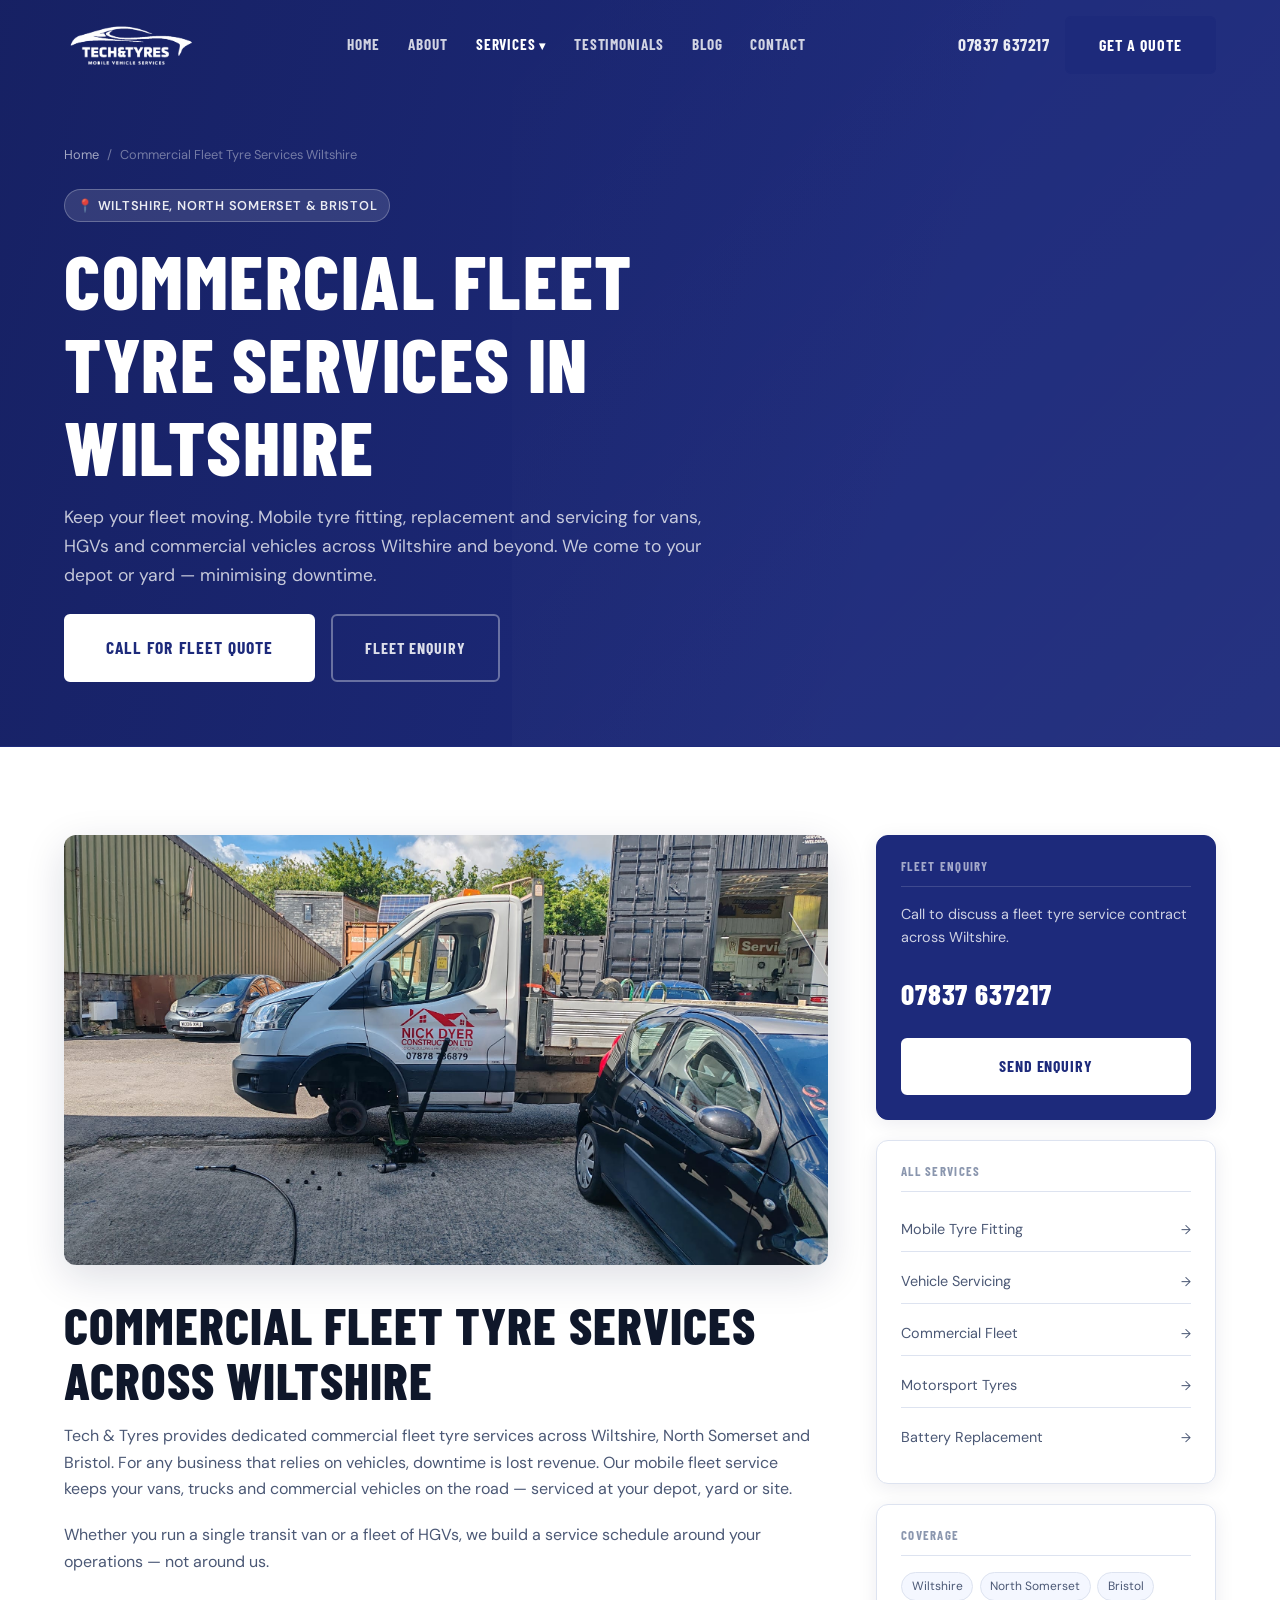
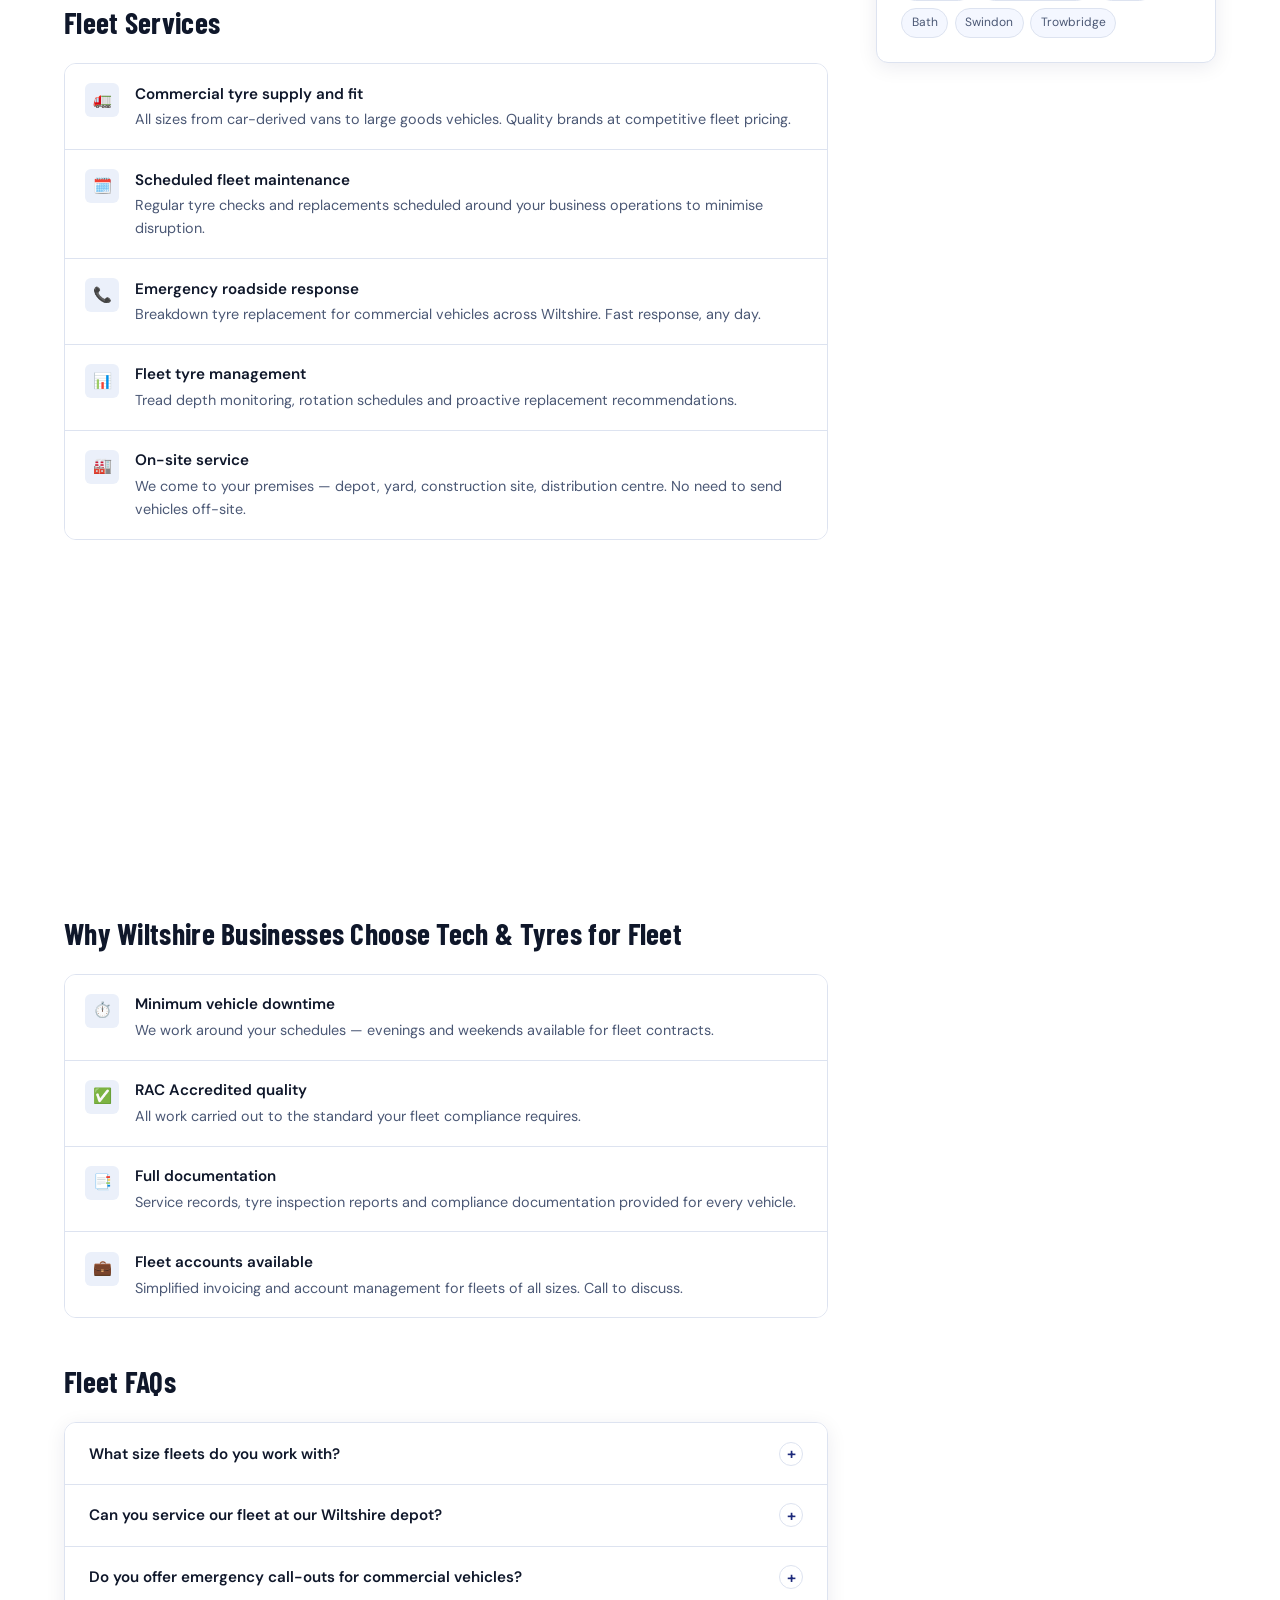
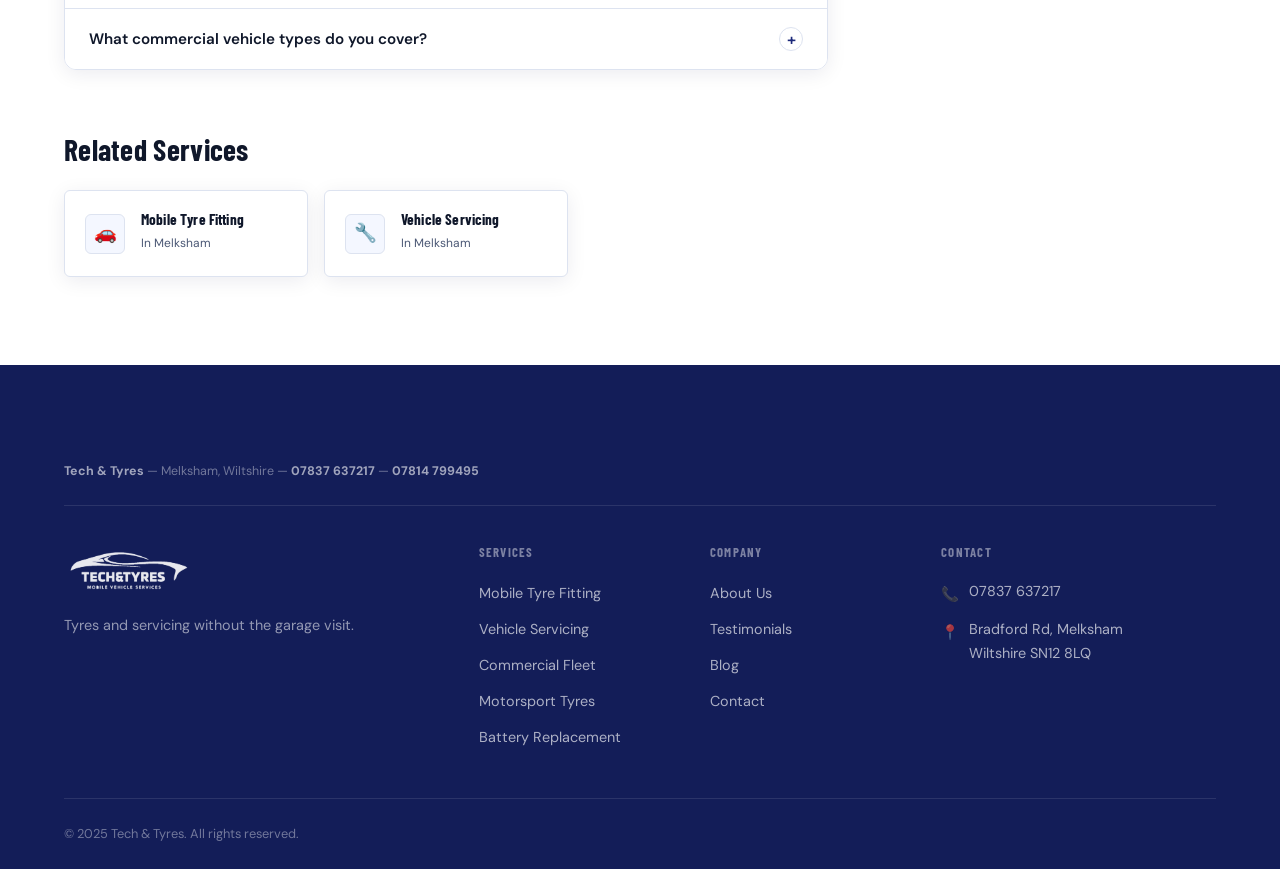
<file: commercial-fleet-tyre-services-wiltshire.html>
<!DOCTYPE html>
<html lang="en">
<head>
  <meta charset="UTF-8">
  <meta name="viewport" content="width=device-width, initial-scale=1.0">
  <title>Commercial Fleet Tyre Services in Wiltshire | Tech &amp; Tyres</title>
  <meta name="description" content="Commercial fleet tyre services in Wiltshire. Mobile tyre fitting and servicing for vans, lorries and fleets. Minimise downtime. RAC accredited. Call 07837 637217.">
  <link rel="canonical" href="https://techandtyres.co.uk/commercial-fleet-tyre-services-wiltshire">
  <link rel="icon" href="downloaded-images/favicon.png" type="image/png">
  <link rel="stylesheet" href="css/styles.css">
  <script type="application/ld+json">
  {
    "@context": "https://schema.org",
    "@type": "Service",
    "serviceType": "Commercial Fleet Tyre Services",
    "name": "Commercial Fleet Tyre Services in Wiltshire",
    "description": "Dedicated tyre and servicing solutions for commercial fleets across Wiltshire. Minimise vehicle downtime.",
    "provider": {"@type": "AutoRepair", "name": "Tech & Tyres", "telephone": "07837637217"}
  }
  </script>
</head>
<body>

<header class="header" id="header">
  <div class="header-inner">
    <a href="index.html" class="header-logo"><img src="downloaded-images/logo (2).png" alt="Tech &amp; Tyres" class="logo-light"></a>
    <nav class="nav-links">
      <a href="index.html">Home</a><a href="about.html">About</a>
      <div class="nav-dropdown"><a href="#" class="active">Services</a>
        <div class="dropdown-menu">
          <a href="mobile-tyre-fitting-melksham.html">Mobile Tyre Fitting</a>
          <a href="vehicle-servicing-melksham.html">Vehicle Servicing</a>
          <a href="commercial-fleet-tyre-services-wiltshire.html">Commercial Fleet</a>
          <a href="motorsport-tyres-wiltshire.html">Motorsport Tyres</a>
          <a href="battery-replacement-melksham.html">Battery Replacement</a>
        </div>
      </div>
      <a href="testimonials.html">Testimonials</a><a href="blog.html">Blog</a><a href="contact.html">Contact</a>
    </nav>
    <div class="header-cta">
      <a href="tel:07837637217" class="header-phone">07837 637217</a>
      <a href="contact.html" class="btn btn--primary">Get a Quote</a>
    </div>
    <button class="hamburger" aria-label="Open menu"><span></span><span></span><span></span></button>
  </div>
</header>
<nav class="mobile-nav">
  <a href="index.html">Home</a><a href="about.html">About</a>
  <a href="mobile-tyre-fitting-melksham.html" class="mobile-sub">Mobile Tyre Fitting</a>
  <a href="vehicle-servicing-melksham.html" class="mobile-sub">Vehicle Servicing</a>
  <a href="commercial-fleet-tyre-services-wiltshire.html" class="mobile-sub">Commercial Fleet</a>
  <a href="motorsport-tyres-wiltshire.html" class="mobile-sub">Motorsport Tyres</a>
  <a href="battery-replacement-melksham.html" class="mobile-sub">Battery Replacement</a>
  <a href="testimonials.html">Testimonials</a><a href="blog.html">Blog</a><a href="contact.html">Contact</a>
  <div class="mobile-nav-phone"><a href="tel:07837637217">07837 637217</a></div>
</nav>

<section class="page-hero">
  <div class="container page-hero-inner">
    <nav class="breadcrumb"><a href="index.html">Home</a><span>/</span><span>Commercial Fleet Tyre Services Wiltshire</span></nav>
    <div class="location-tag">📍 Wiltshire, North Somerset &amp; Bristol</div>
    <h1>Commercial Fleet Tyre Services in Wiltshire</h1>
    <p>Keep your fleet moving. Mobile tyre fitting, replacement and servicing for vans, HGVs and commercial vehicles across Wiltshire and beyond. We come to your depot or yard — minimising downtime.</p>
    <div class="btn-group">
      <a href="tel:07837637217" class="btn btn--primary btn--lg">Call for Fleet Quote</a>
      <a href="contact.html" class="btn btn--outline">Fleet Enquiry</a>
    </div>
  </div>
</section>

<section class="section">
  <div class="container">
    <div class="service-detail-grid">
      <div>
        <img src="downloaded-images/fleet-transit.jpg" alt="Commercial fleet tyre services Wiltshire" class="service-detail-img reveal">
        <div class="reveal">
          <h2 style="margin-bottom: 1rem;">Commercial Fleet Tyre Services Across Wiltshire</h2>
          <p style="color: var(--text-muted); margin-bottom: 1.25rem;">Tech &amp; Tyres provides dedicated commercial fleet tyre services across Wiltshire, North Somerset and Bristol. For any business that relies on vehicles, downtime is lost revenue. Our mobile fleet service keeps your vans, trucks and commercial vehicles on the road — serviced at your depot, yard or site.</p>
          <p style="color: var(--text-muted); margin-bottom: 2rem;">Whether you run a single transit van or a fleet of HGVs, we build a service schedule around your operations — not around us.</p>
        </div>

        <div class="reveal" style="margin-bottom: 3rem;">
          <h3 style="margin-bottom: 1.25rem;">Fleet Services</h3>
          <div class="feature-list">
            <div class="feature-item">
              <div class="feature-icon">🚛</div>
              <div><strong>Commercial tyre supply and fit</strong><p>All sizes from car-derived vans to large goods vehicles. Quality brands at competitive fleet pricing.</p></div>
            </div>
            <div class="feature-item">
              <div class="feature-icon">🗓️</div>
              <div><strong>Scheduled fleet maintenance</strong><p>Regular tyre checks and replacements scheduled around your business operations to minimise disruption.</p></div>
            </div>
            <div class="feature-item">
              <div class="feature-icon">📞</div>
              <div><strong>Emergency roadside response</strong><p>Breakdown tyre replacement for commercial vehicles across Wiltshire. Fast response, any day.</p></div>
            </div>
            <div class="feature-item">
              <div class="feature-icon">📊</div>
              <div><strong>Fleet tyre management</strong><p>Tread depth monitoring, rotation schedules and proactive replacement recommendations.</p></div>
            </div>
            <div class="feature-item">
              <div class="feature-icon">🏭</div>
              <div><strong>On-site service</strong><p>We come to your premises — depot, yard, construction site, distribution centre. No need to send vehicles off-site.</p></div>
            </div>
          </div>
        </div>

        <div class="service-detail-gallery reveal" style="margin-bottom: 3rem;">
          <img src="downloaded-images/fleet-logistics.jpg" alt="Fleet tyre service at night Wiltshire">
          <img src="downloaded-images/workshop-tyre-wall.jpg" alt="Commercial tyre stock">
        </div>

        <div class="reveal" style="margin-bottom: 3rem;">
          <h3 style="margin-bottom: 1.25rem;">Why Wiltshire Businesses Choose Tech &amp; Tyres for Fleet</h3>
          <div class="feature-list">
            <div class="feature-item"><div class="feature-icon">⏱️</div><div><strong>Minimum vehicle downtime</strong><p>We work around your schedules — evenings and weekends available for fleet contracts.</p></div></div>
            <div class="feature-item"><div class="feature-icon">✅</div><div><strong>RAC Accredited quality</strong><p>All work carried out to the standard your fleet compliance requires.</p></div></div>
            <div class="feature-item"><div class="feature-icon">📑</div><div><strong>Full documentation</strong><p>Service records, tyre inspection reports and compliance documentation provided for every vehicle.</p></div></div>
            <div class="feature-item"><div class="feature-icon">💼</div><div><strong>Fleet accounts available</strong><p>Simplified invoicing and account management for fleets of all sizes. Call to discuss.</p></div></div>
          </div>
        </div>

        <div class="reveal">
          <h3 style="margin-bottom: 1.5rem;">Fleet FAQs</h3>
          <div class="faq-list">
            <div class="faq-item">
              <button class="faq-question">What size fleets do you work with? <span class="faq-icon">+</span></button>
              <div class="faq-answer"><div class="faq-answer-inner">We work with businesses of all sizes — from a single company van to large multi-vehicle fleets. We tailor our service to fit your operation.</div></div>
            </div>
            <div class="faq-item">
              <button class="faq-question">Can you service our fleet at our Wiltshire depot? <span class="faq-icon">+</span></button>
              <div class="faq-answer"><div class="faq-answer-inner">Yes — on-site fleet servicing is exactly what we specialise in. We'll agree a schedule that keeps your vehicles available and your operations running.</div></div>
            </div>
            <div class="faq-item">
              <button class="faq-question">Do you offer emergency call-outs for commercial vehicles? <span class="faq-icon">+</span></button>
              <div class="faq-answer"><div class="faq-answer-inner">Yes. If one of your vehicles has a blowout or tyre failure on the road in Wiltshire or surrounding areas, call us for a rapid mobile response.</div></div>
            </div>
            <div class="faq-item">
              <button class="faq-question">What commercial vehicle types do you cover? <span class="faq-icon">+</span></button>
              <div class="faq-answer"><div class="faq-answer-inner">We cover transit vans, Sprinters, Lutons, curtainsiders, flatbeds, pick-ups and many HGV types. Call us with your vehicle specifications to confirm.</div></div>
            </div>
          </div>
        </div>

        <div style="margin-top: 4rem;" class="reveal">
          <h3 style="margin-bottom: 1.5rem;">Related Services</h3>
          <div class="related-services">
            <a href="mobile-tyre-fitting-melksham.html" class="related-service-card">
              <div class="related-service-icon">🚗</div>
              <div><h4>Mobile Tyre Fitting</h4><span>In Melksham</span></div>
            </a>
            <a href="vehicle-servicing-melksham.html" class="related-service-card">
              <div class="related-service-icon">🔧</div>
              <div><h4>Vehicle Servicing</h4><span>In Melksham</span></div>
            </a>
          </div>
        </div>
      </div>

      <aside class="service-sidebar">
        <div class="sidebar-card sidebar-cta-card">
          <h4>Fleet Enquiry</h4>
          <p>Call to discuss a fleet tyre service contract across Wiltshire.</p>
          <a href="tel:07837637217" class="sidebar-phone">07837 637217</a>
          <a href="contact.html" class="btn btn--primary" style="margin-top: 1rem;">Send Enquiry</a>
        </div>
        <div class="sidebar-card">
          <h4>All Services</h4>
          <div class="sidebar-services-list">
            <a href="mobile-tyre-fitting-melksham.html">Mobile Tyre Fitting</a>
            <a href="vehicle-servicing-melksham.html">Vehicle Servicing</a>
            <a href="commercial-fleet-tyre-services-wiltshire.html">Commercial Fleet</a>
            <a href="motorsport-tyres-wiltshire.html">Motorsport Tyres</a>
            <a href="battery-replacement-melksham.html">Battery Replacement</a>
          </div>
        </div>
        <div class="sidebar-card">
          <h4>Coverage</h4>
          <div class="coverage-tags">
            <span class="coverage-tag">Wiltshire</span><span class="coverage-tag">North Somerset</span>
            <span class="coverage-tag">Bristol</span><span class="coverage-tag">Bath</span>
            <span class="coverage-tag">Swindon</span><span class="coverage-tag">Trowbridge</span>
          </div>
        </div>
      </aside>
    </div>
  </div>
</section>

<footer class="footer">
  <div class="container">
    <div class="footer-nap"><p><strong>Tech &amp; Tyres</strong> — Melksham, Wiltshire — <strong>07837 637217</strong> — <strong>07814 799495</strong></p></div>
    <div class="footer-grid">
      <div class="footer-brand"><img src="downloaded-images/logo (2).png" alt="Tech &amp; Tyres" class="footer-logo"><p class="footer-tagline">Tyres and servicing without the garage visit.</p></div>
      <div class="footer-col"><h5>Services</h5><ul class="footer-links">
        <li><a href="mobile-tyre-fitting-melksham.html">Mobile Tyre Fitting</a></li>
        <li><a href="vehicle-servicing-melksham.html">Vehicle Servicing</a></li>
        <li><a href="commercial-fleet-tyre-services-wiltshire.html">Commercial Fleet</a></li>
        <li><a href="motorsport-tyres-wiltshire.html">Motorsport Tyres</a></li>
        <li><a href="battery-replacement-melksham.html">Battery Replacement</a></li>
      </ul></div>
      <div class="footer-col"><h5>Company</h5><ul class="footer-links">
        <li><a href="about.html">About Us</a></li><li><a href="testimonials.html">Testimonials</a></li><li><a href="blog.html">Blog</a></li><li><a href="contact.html">Contact</a></li>
      </ul></div>
      <div class="footer-col"><h5>Contact</h5>
        <div class="footer-contact-item"><span class="footer-icon">📞</span><a href="tel:07837637217">07837 637217</a></div>
        <div class="footer-contact-item"><span class="footer-icon">📍</span><span>Bradford Rd, Melksham<br>Wiltshire SN12 8LQ</span></div>
      </div>
    </div>
    <div class="footer-bottom"><p>© 2025 Tech &amp; Tyres. All rights reserved.</p></div>
  </div>
</footer>
<div class="mobile-sticky-cta"><a href="tel:07837637217">📞 Call Now — 07837 637217</a></div>
<script src="js/main.js"></script>
</body>
</html>
</file>
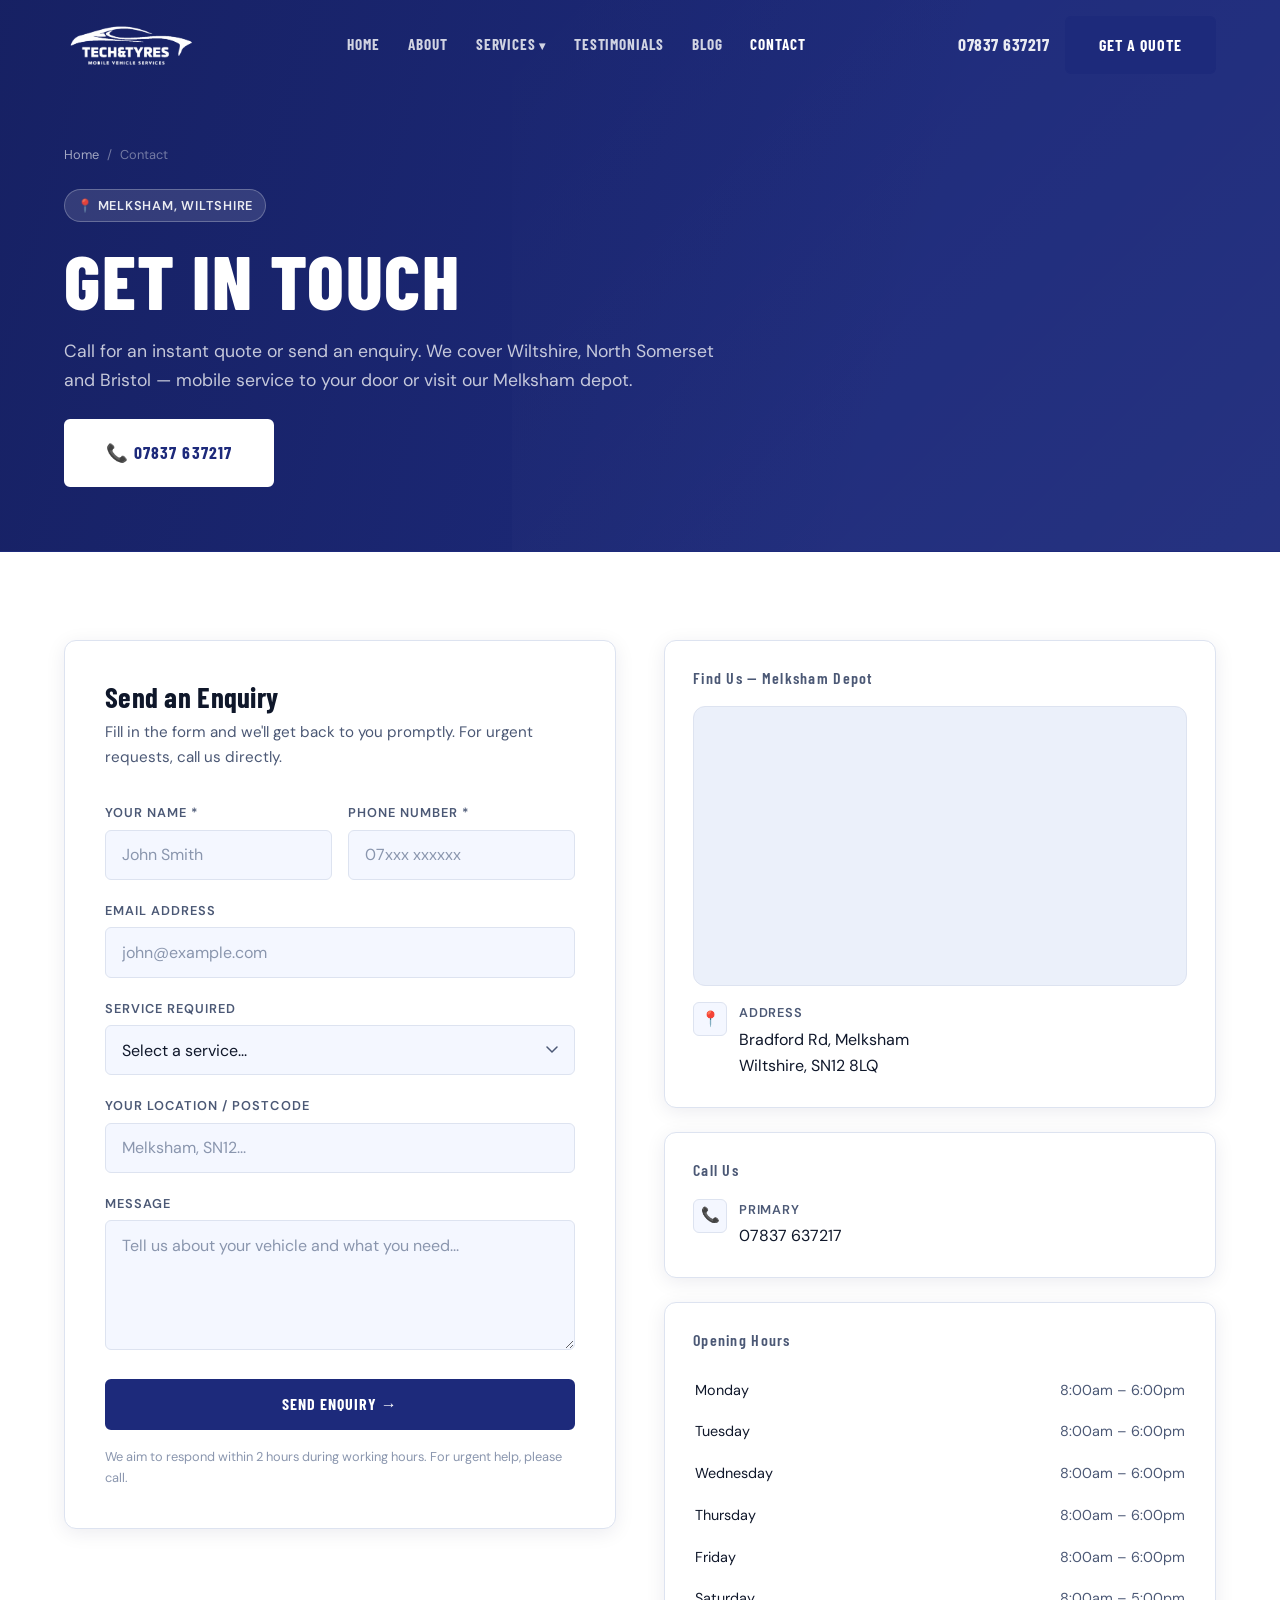
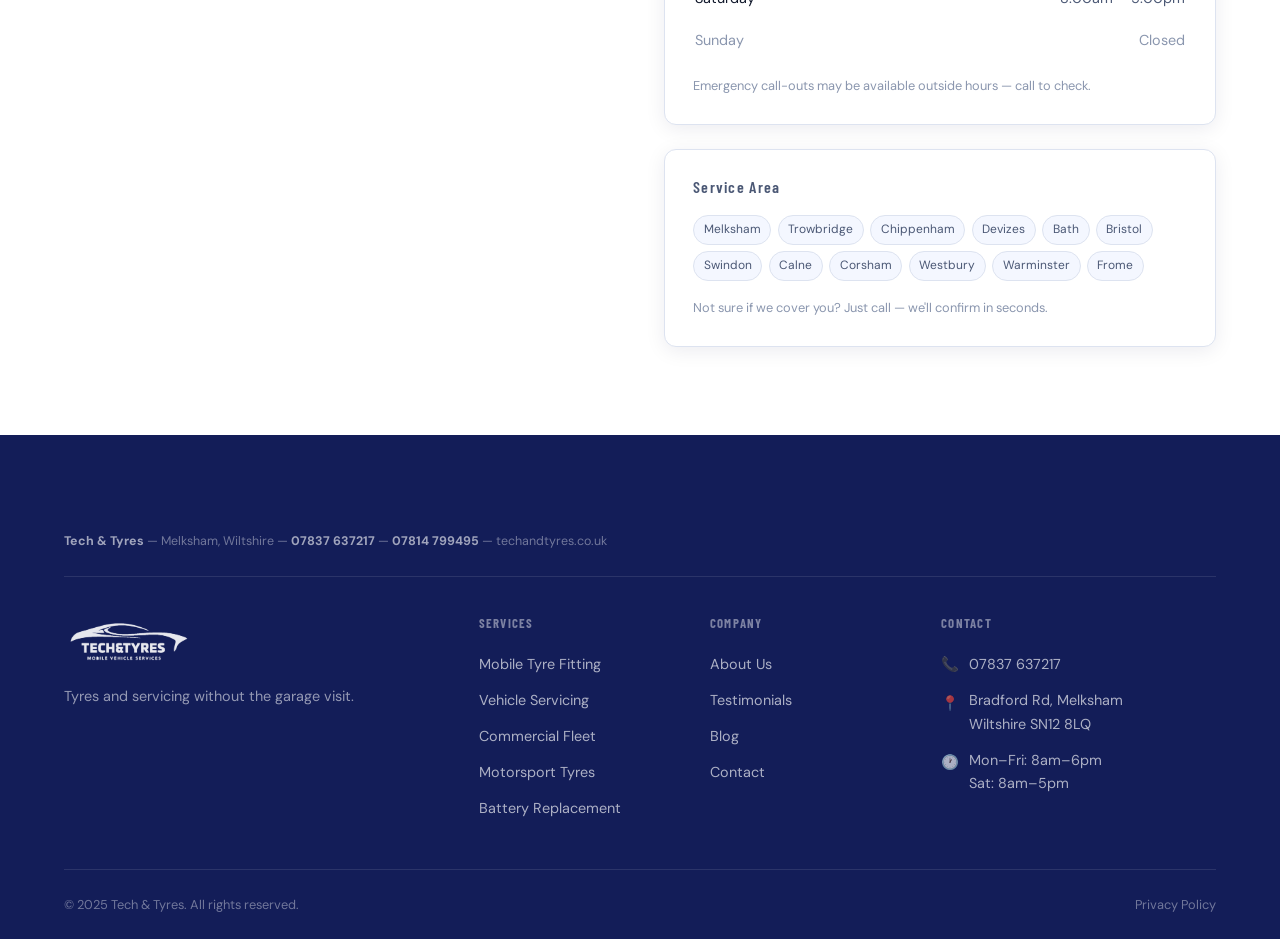
<file: contact.html>
<!DOCTYPE html>
<html lang="en">
<head>
  <meta charset="UTF-8">
  <meta name="viewport" content="width=device-width, initial-scale=1.0">
  <title>Contact Tech &amp; Tyres | Melksham, Wiltshire — 07837 637217</title>
  <meta name="description" content="Contact Tech &amp; Tyres in Melksham, Wiltshire. Call 07837 637217 for mobile tyre fitting and vehicle servicing. Covering Wiltshire, North Somerset and Bristol.">
  <link rel="canonical" href="https://techandtyres.co.uk/contact">
  <link rel="icon" href="downloaded-images/favicon.png" type="image/png">
  <link rel="stylesheet" href="css/styles.css">
</head>
<body>

<header class="header" id="header">
  <div class="header-inner">
    <a href="index.html" class="header-logo"><img src="downloaded-images/logo (2).png" alt="Tech &amp; Tyres" class="logo-light"></a>
    <nav class="nav-links">
      <a href="index.html">Home</a><a href="about.html">About</a>
      <div class="nav-dropdown"><a href="#">Services</a>
        <div class="dropdown-menu">
          <a href="mobile-tyre-fitting-melksham.html">Mobile Tyre Fitting</a>
          <a href="vehicle-servicing-melksham.html">Vehicle Servicing</a>
          <a href="commercial-fleet-tyre-services-wiltshire.html">Commercial Fleet</a>
          <a href="motorsport-tyres-wiltshire.html">Motorsport Tyres</a>
          <a href="battery-replacement-melksham.html">Battery Replacement</a>
        </div>
      </div>
      <a href="testimonials.html">Testimonials</a><a href="blog.html">Blog</a><a href="contact.html" class="active">Contact</a>
    </nav>
    <div class="header-cta">
      <a href="tel:07837637217" class="header-phone">07837 637217</a>
      <a href="contact.html" class="btn btn--primary">Get a Quote</a>
    </div>
    <button class="hamburger" aria-label="Open menu"><span></span><span></span><span></span></button>
  </div>
</header>
<nav class="mobile-nav">
  <a href="index.html">Home</a><a href="about.html">About</a>
  <a href="mobile-tyre-fitting-melksham.html" class="mobile-sub">Mobile Tyre Fitting</a>
  <a href="vehicle-servicing-melksham.html" class="mobile-sub">Vehicle Servicing</a>
  <a href="commercial-fleet-tyre-services-wiltshire.html" class="mobile-sub">Commercial Fleet</a>
  <a href="motorsport-tyres-wiltshire.html" class="mobile-sub">Motorsport Tyres</a>
  <a href="battery-replacement-melksham.html" class="mobile-sub">Battery Replacement</a>
  <a href="testimonials.html">Testimonials</a><a href="blog.html">Blog</a><a href="contact.html">Contact</a>
  <div class="mobile-nav-phone"><a href="tel:07837637217">07837 637217</a></div>
</nav>

<section class="page-hero">
  <div class="container page-hero-inner">
    <nav class="breadcrumb"><a href="index.html">Home</a><span>/</span><span>Contact</span></nav>
    <div class="location-tag">📍 Melksham, Wiltshire</div>
    <h1>Get in Touch</h1>
    <p>Call for an instant quote or send an enquiry. We cover Wiltshire, North Somerset and Bristol — mobile service to your door or visit our Melksham depot.</p>
    <div class="btn-group">
      <a href="tel:07837637217" class="btn btn--primary btn--lg">📞 07837 637217</a>
    </div>
  </div>
</section>

<section class="section">
  <div class="container">
    <div class="contact-grid">

      <!-- FORM -->
      <div class="reveal">
        <div class="contact-form">
          <h3>Send an Enquiry</h3>
          <p>Fill in the form and we'll get back to you promptly. For urgent requests, call us directly.</p>
          <!-- NOTE: Connect this form to your backend/form handler (e.g. Netlify Forms, Formspree, GHL form) -->
          <form action="#" method="POST" name="contact">
            <div class="form-row">
              <div class="form-group">
                <label for="name">Your Name *</label>
                <input type="text" id="name" name="name" placeholder="John Smith" required>
              </div>
              <div class="form-group">
                <label for="phone">Phone Number *</label>
                <input type="tel" id="phone" name="phone" placeholder="07xxx xxxxxx" required>
              </div>
            </div>
            <div class="form-group">
              <label for="email">Email Address</label>
              <input type="email" id="email" name="email" placeholder="john@example.com">
            </div>
            <div class="form-group">
              <label for="service">Service Required</label>
              <select id="service" name="service">
                <option value="">Select a service...</option>
                <option>Mobile Tyre Fitting</option>
                <option>Vehicle Servicing</option>
                <option>Commercial Fleet</option>
                <option>Motorsport Tyres</option>
                <option>Battery Replacement</option>
                <option>Other / Not Sure</option>
              </select>
            </div>
            <div class="form-group">
              <label for="location">Your Location / Postcode</label>
              <input type="text" id="location" name="location" placeholder="Melksham, SN12...">
            </div>
            <div class="form-group">
              <label for="message">Message</label>
              <textarea id="message" name="message" placeholder="Tell us about your vehicle and what you need..."></textarea>
            </div>
            <button type="submit" class="btn btn--primary" style="width: 100%; justify-content: center;">Send Enquiry →</button>
            <p class="form-note">We aim to respond within 2 hours during working hours. For urgent help, please call.</p>
          </form>
        </div>
      </div>

      <!-- CONTACT INFO -->
      <div class="contact-info reveal reveal-delay-2">

        <!-- MAP -->
        <div class="contact-info-card">
          <h4>Find Us — Melksham Depot</h4>
          <div class="map-embed-wrap" style="margin-bottom: 1rem;">
            <iframe
              src="https://maps.google.com/maps?q=9VF2%2BWG+Melksham&t=&z=17&ie=UTF8&iwloc=&output=embed"
              width="100%" height="280" style="border:0; display:block;"
              allowfullscreen loading="lazy"
              referrerpolicy="no-referrer-when-downgrade"
              title="Tech &amp; Tyres — Bradford Rd, Melksham SN12 8LQ">
            </iframe>
          </div>
          <div class="contact-detail">
            <div class="contact-detail-icon">📍</div>
            <div>
              <strong>Address</strong>
              <!-- REPLACE with full street address -->
              <span>Bradford Rd, Melksham<br>Wiltshire, SN12 8LQ</span>
            </div>
          </div>
        </div>

        <!-- PHONES -->
        <div class="contact-info-card">
          <h4>Call Us</h4>
          <div class="contact-detail">
            <div class="contact-detail-icon">📞</div>
            <div>
              <strong>Primary</strong>
              <a href="tel:07837637217">07837 637217</a>
            </div>
          </div>
        </div>

        <!-- HOURS -->
        <div class="contact-info-card">
          <h4>Opening Hours</h4>
          <!-- REPLACE: Confirm actual hours -->
          <table class="hours-table">
            <tr><td>Monday</td><td>8:00am – 6:00pm</td></tr>
            <tr><td>Tuesday</td><td>8:00am – 6:00pm</td></tr>
            <tr><td>Wednesday</td><td>8:00am – 6:00pm</td></tr>
            <tr><td>Thursday</td><td>8:00am – 6:00pm</td></tr>
            <tr><td>Friday</td><td>8:00am – 6:00pm</td></tr>
            <tr><td>Saturday</td><td>8:00am – 5:00pm</td></tr>
            <tr><td style="color: var(--text-faint);">Sunday</td><td style="color: var(--text-faint);">Closed</td></tr>
          </table>
          <p style="font-size: 0.8rem; color: var(--text-faint); margin-top: 0.75rem; max-width: none;">Emergency call-outs may be available outside hours — call to check.</p>
        </div>

        <!-- SERVICE AREA -->
        <div class="contact-info-card">
          <h4>Service Area</h4>
          <div class="coverage-tags">
            <span class="coverage-tag">Melksham</span><span class="coverage-tag">Trowbridge</span>
            <span class="coverage-tag">Chippenham</span><span class="coverage-tag">Devizes</span>
            <span class="coverage-tag">Bath</span><span class="coverage-tag">Bristol</span>
            <span class="coverage-tag">Swindon</span><span class="coverage-tag">Calne</span>
            <span class="coverage-tag">Corsham</span><span class="coverage-tag">Westbury</span>
            <span class="coverage-tag">Warminster</span><span class="coverage-tag">Frome</span>
          </div>
          <p style="font-size: 0.8rem; color: var(--text-faint); margin-top: 1rem; max-width: none;">Not sure if we cover you? Just call — we'll confirm in seconds.</p>
        </div>

      </div>
    </div>
  </div>
</section>

<footer class="footer">
  <div class="container">
    <div class="footer-nap"><p><strong>Tech &amp; Tyres</strong> — Melksham, Wiltshire — <strong>07837 637217</strong> — <strong>07814 799495</strong> — <a href="https://techandtyres.co.uk">techandtyres.co.uk</a></p></div>
    <div class="footer-grid">
      <div class="footer-brand"><img src="downloaded-images/logo (2).png" alt="Tech &amp; Tyres" class="footer-logo"><p class="footer-tagline">Tyres and servicing without the garage visit.</p></div>
      <div class="footer-col"><h5>Services</h5><ul class="footer-links">
        <li><a href="mobile-tyre-fitting-melksham.html">Mobile Tyre Fitting</a></li>
        <li><a href="vehicle-servicing-melksham.html">Vehicle Servicing</a></li>
        <li><a href="commercial-fleet-tyre-services-wiltshire.html">Commercial Fleet</a></li>
        <li><a href="motorsport-tyres-wiltshire.html">Motorsport Tyres</a></li>
        <li><a href="battery-replacement-melksham.html">Battery Replacement</a></li>
      </ul></div>
      <div class="footer-col"><h5>Company</h5><ul class="footer-links">
        <li><a href="about.html">About Us</a></li><li><a href="testimonials.html">Testimonials</a></li><li><a href="blog.html">Blog</a></li><li><a href="contact.html">Contact</a></li>
      </ul></div>
      <div class="footer-col"><h5>Contact</h5>
        <div class="footer-contact-item"><span class="footer-icon">📞</span><div><a href="tel:07837637217">07837 637217</a></div></div>
        <div class="footer-contact-item"><span class="footer-icon">📍</span><span>Bradford Rd, Melksham<br>Wiltshire SN12 8LQ</span></div>
        <div class="footer-contact-item"><span class="footer-icon">🕐</span><span>Mon–Fri: 8am–6pm<br>Sat: 8am–5pm</span></div>
      </div>
    </div>
    <div class="footer-bottom"><p>© 2025 Tech &amp; Tyres. All rights reserved.</p><p><a href="#">Privacy Policy</a></p></div>
  </div>
</footer>
<div class="mobile-sticky-cta"><a href="tel:07837637217">📞 Call Now — 07837 637217</a></div>
<script src="js/main.js"></script>
</body>
</html>
</file>
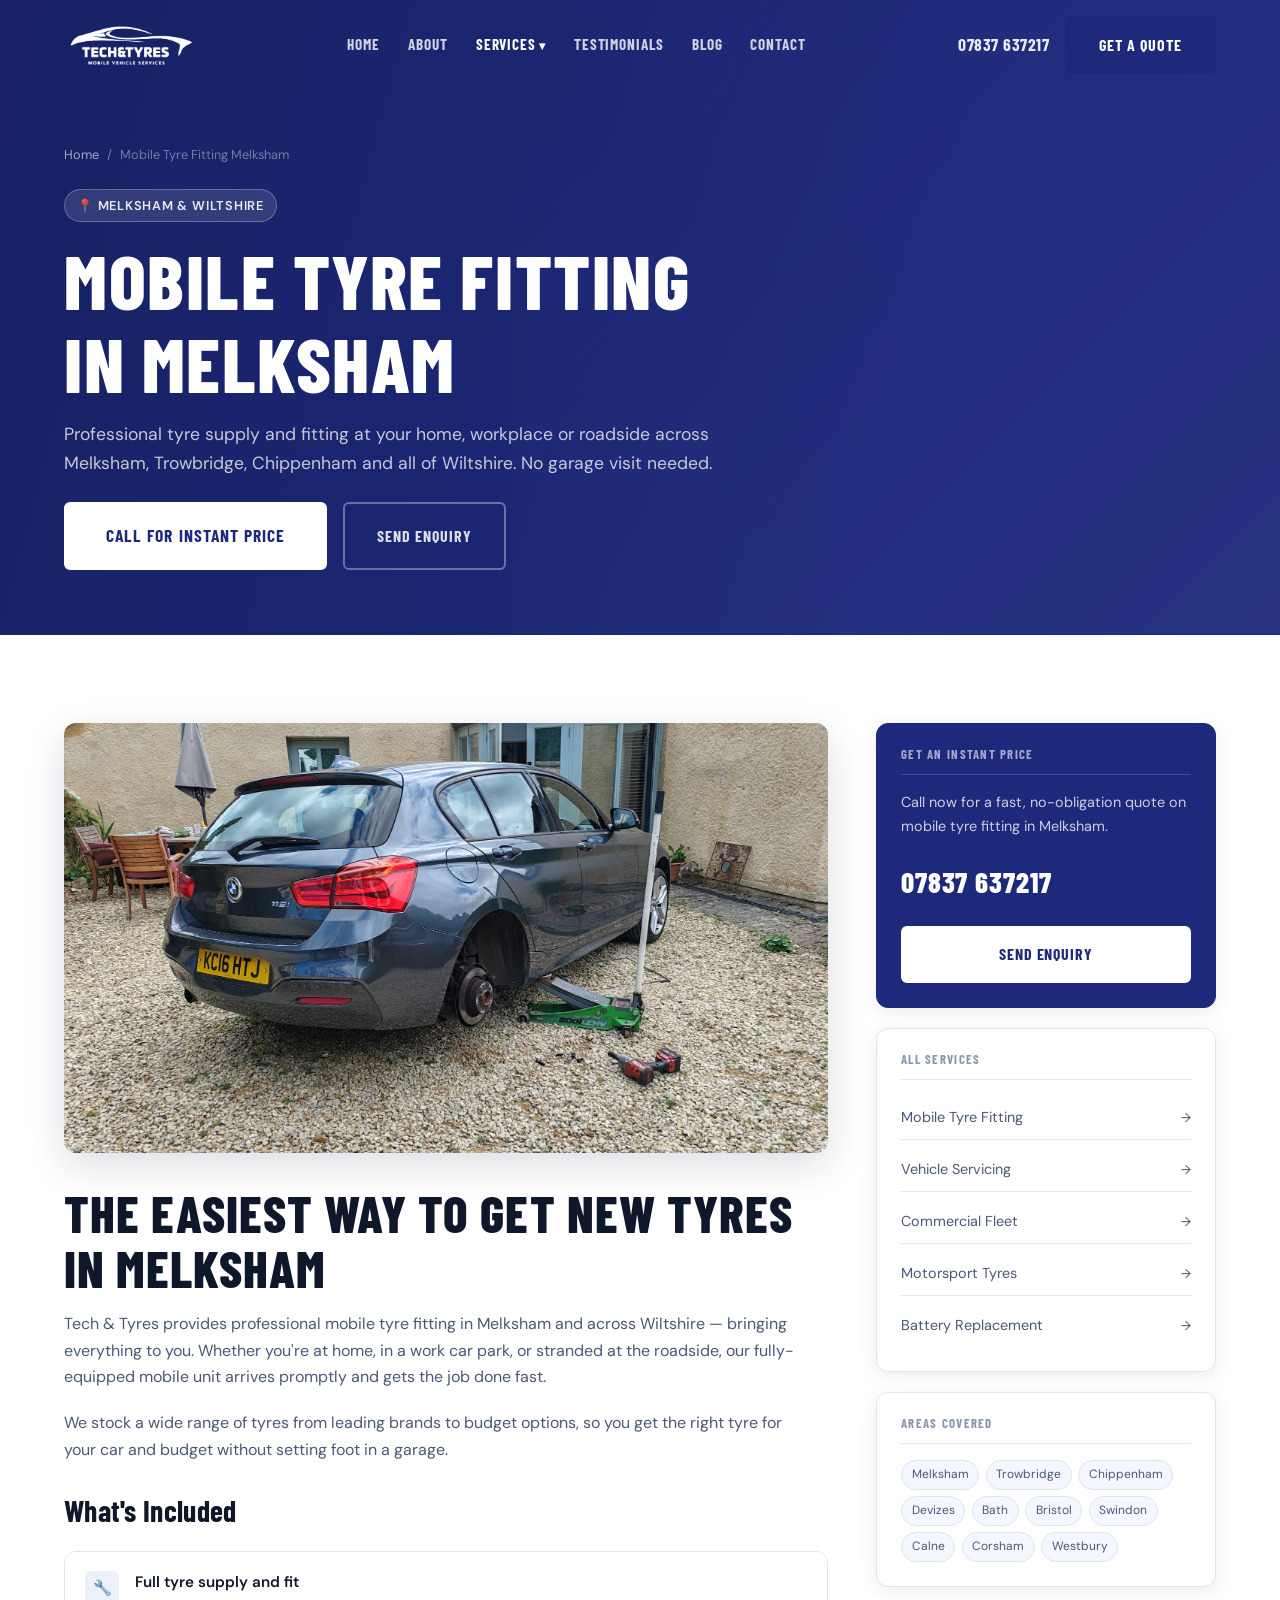
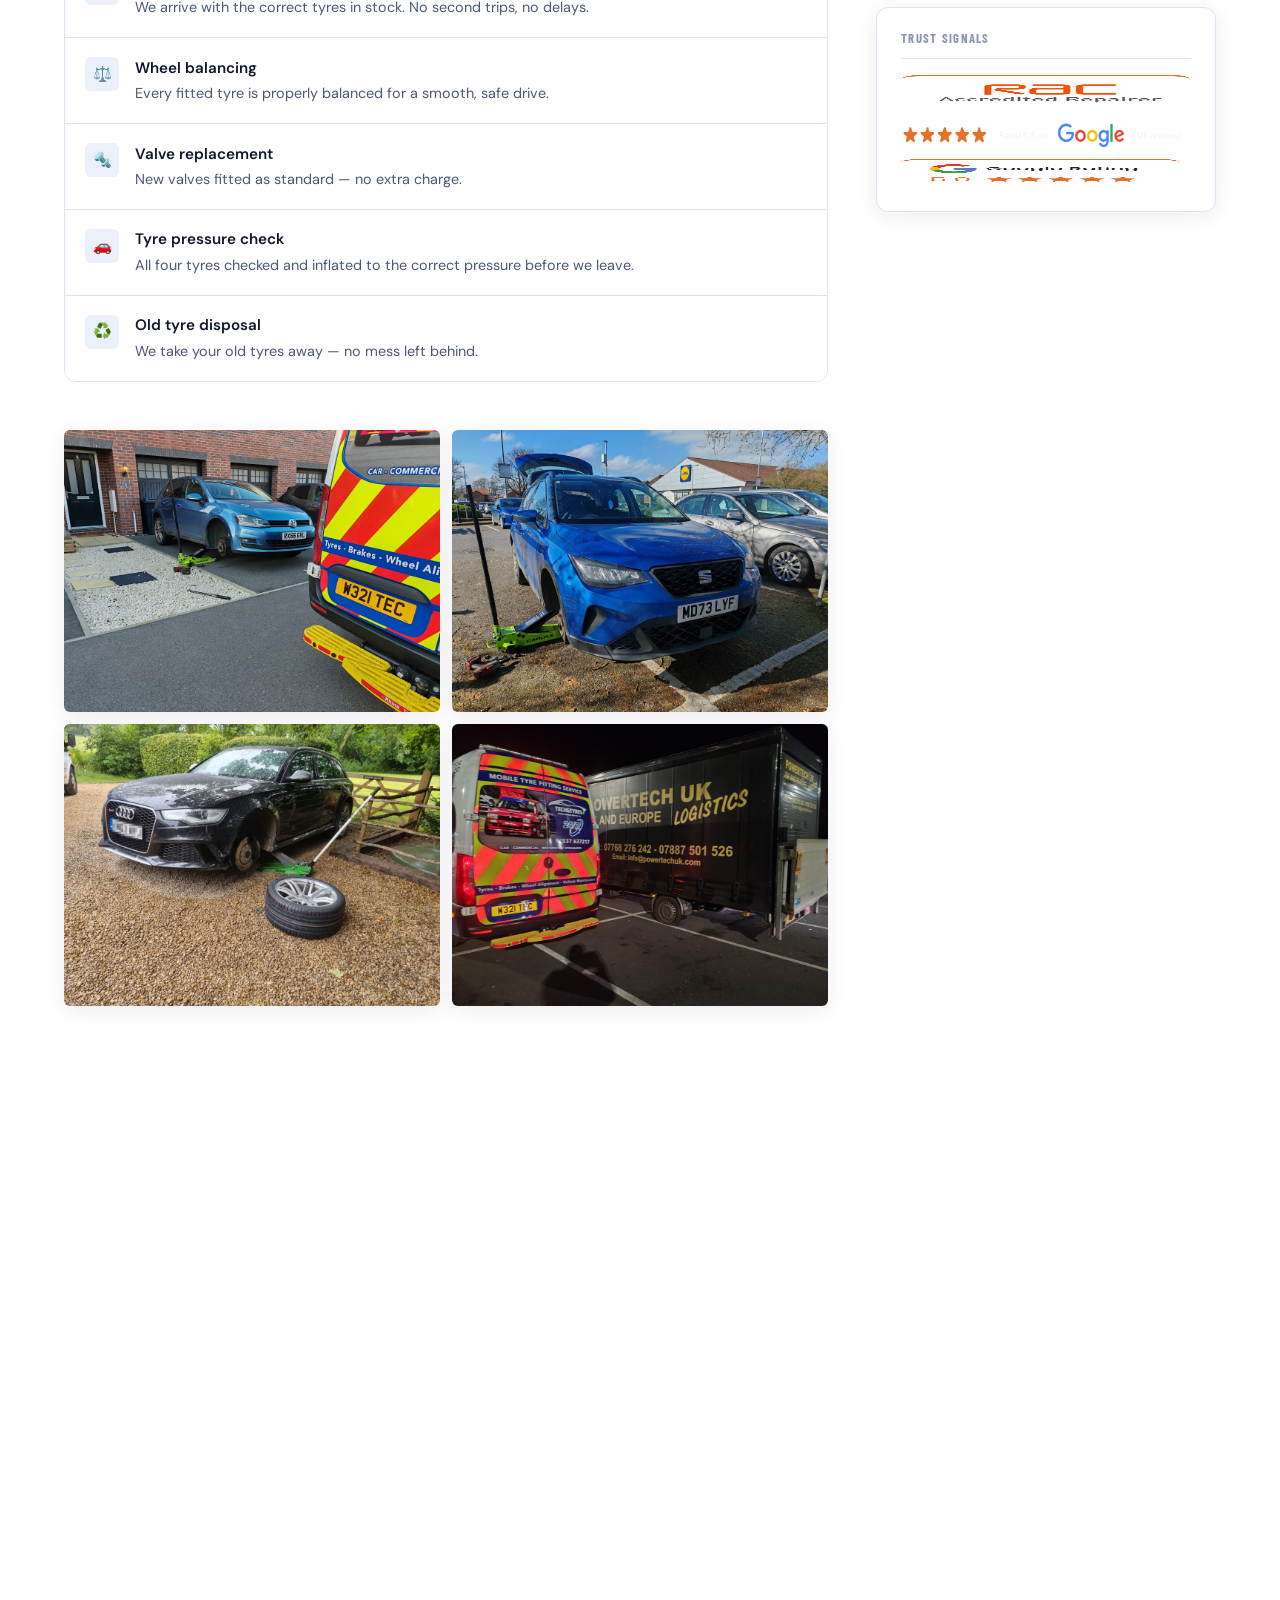
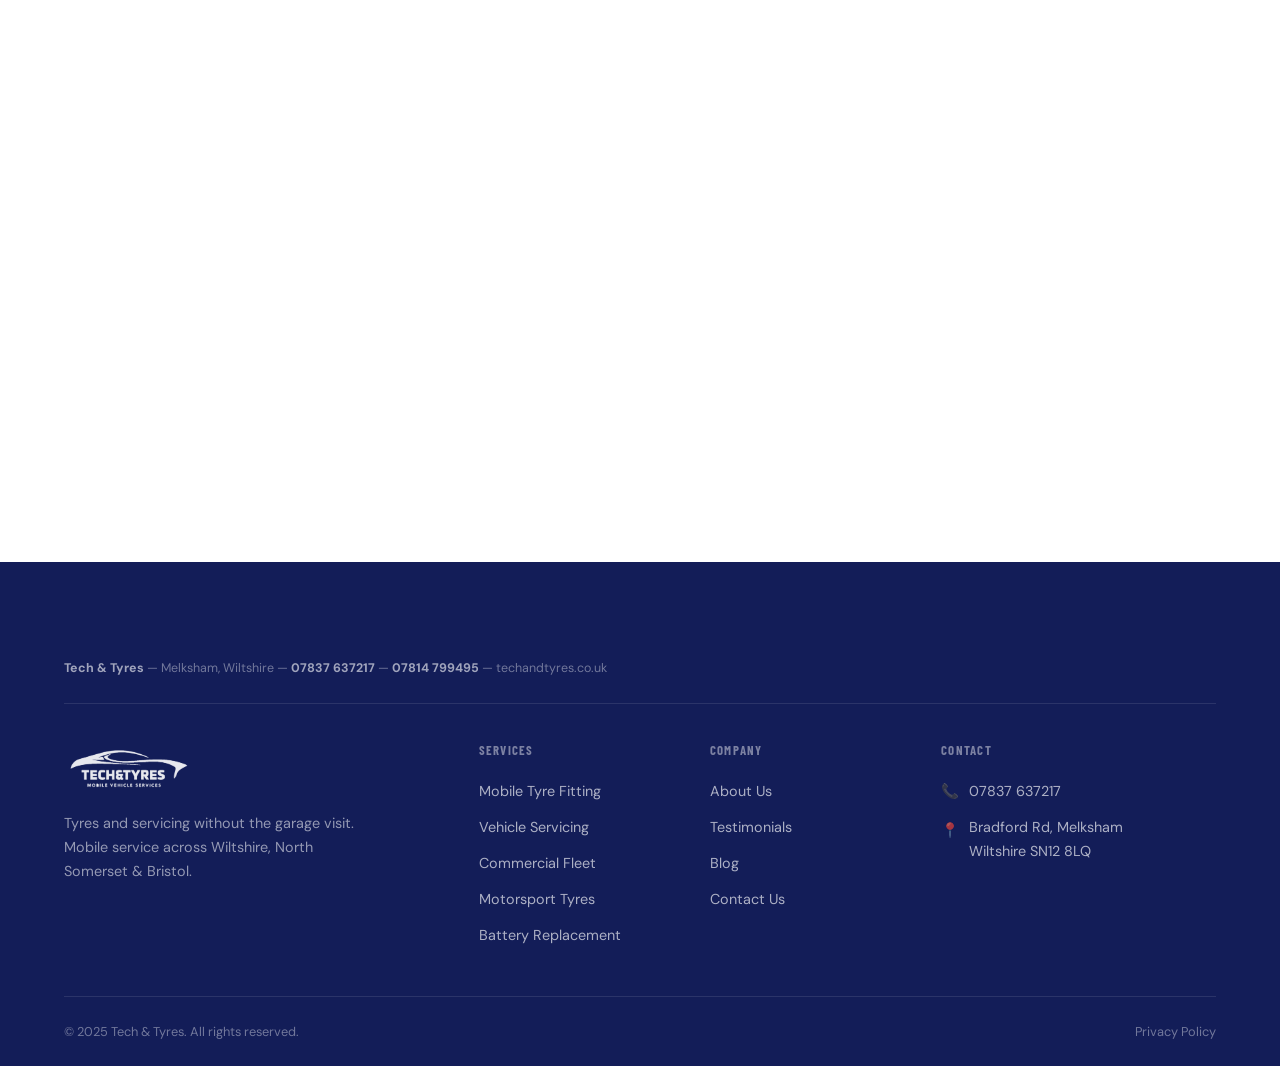
<file: mobile-tyre-fitting-melksham.html>
<!DOCTYPE html>
<html lang="en">
<head>
  <meta charset="UTF-8">
  <meta name="viewport" content="width=device-width, initial-scale=1.0">
  <title>Mobile Tyre Fitting in Melksham | Tech &amp; Tyres</title>
  <meta name="description" content="Mobile tyre fitting in Melksham and across Wiltshire. We come to your home, workplace or roadside. All major brands. RAC accredited. Call 07837 637217 for an instant quote.">
  <link rel="canonical" href="https://techandtyres.co.uk/mobile-tyre-fitting-melksham">
  <link rel="icon" href="downloaded-images/favicon.png" type="image/png">
  <link rel="stylesheet" href="css/styles.css">
  <script type="application/ld+json">
  {
    "@context": "https://schema.org",
    "@type": "Service",
    "serviceType": "Mobile Tyre Fitting",
    "name": "Mobile Tyre Fitting in Melksham",
    "description": "Professional mobile tyre fitting service in Melksham, Wiltshire. Supply and fit quality tyres at your home, workplace or roadside.",
    "provider": {
      "@type": "AutoRepair",
      "name": "Tech & Tyres",
      "telephone": "07837637217",
      "address": {"@type": "PostalAddress", "addressLocality": "Melksham", "addressRegion": "Wiltshire", "addressCountry": "GB"}
    },
    "areaServed": [
      {"@type": "City", "name": "Melksham"},
      {"@type": "City", "name": "Trowbridge"},
      {"@type": "City", "name": "Chippenham"},
      {"@type": "County", "name": "Wiltshire"}
    ]
  }
  </script>
</head>
<body>

<header class="header" id="header">
  <div class="header-inner">
    <a href="index.html" class="header-logo"><img src="downloaded-images/logo (2).png" alt="Tech &amp; Tyres" class="logo-light"></a>
    <nav class="nav-links" aria-label="Main navigation">
      <a href="index.html">Home</a>
      <a href="about.html">About</a>
      <div class="nav-dropdown">
        <a href="#" class="active">Services</a>
        <div class="dropdown-menu">
          <a href="mobile-tyre-fitting-melksham.html">Mobile Tyre Fitting</a>
          <a href="vehicle-servicing-melksham.html">Vehicle Servicing</a>
          <a href="commercial-fleet-tyre-services-wiltshire.html">Commercial Fleet</a>
          <a href="motorsport-tyres-wiltshire.html">Motorsport Tyres</a>
          <a href="battery-replacement-melksham.html">Battery Replacement</a>
        </div>
      </div>
      <a href="testimonials.html">Testimonials</a>
      <a href="blog.html">Blog</a>
      <a href="contact.html">Contact</a>
    </nav>
    <div class="header-cta">
      <a href="tel:07837637217" class="header-phone">07837 637217</a>
      <a href="contact.html" class="btn btn--primary">Get a Quote</a>
    </div>
    <button class="hamburger" aria-label="Open menu"><span></span><span></span><span></span></button>
  </div>
</header>

<nav class="mobile-nav">
  <a href="index.html">Home</a>
  <a href="about.html">About</a>
  <a href="mobile-tyre-fitting-melksham.html" class="mobile-sub">Mobile Tyre Fitting</a>
  <a href="vehicle-servicing-melksham.html" class="mobile-sub">Vehicle Servicing</a>
  <a href="commercial-fleet-tyre-services-wiltshire.html" class="mobile-sub">Commercial Fleet</a>
  <a href="motorsport-tyres-wiltshire.html" class="mobile-sub">Motorsport Tyres</a>
  <a href="battery-replacement-melksham.html" class="mobile-sub">Battery Replacement</a>
  <a href="testimonials.html">Testimonials</a>
  <a href="blog.html">Blog</a>
  <a href="contact.html">Contact</a>
  <div class="mobile-nav-phone"><a href="tel:07837637217">07837 637217</a></div>
</nav>

<!-- PAGE HERO -->
<section class="page-hero">
  <div class="container page-hero-inner">
    <nav class="breadcrumb" aria-label="Breadcrumb">
      <a href="index.html">Home</a>
      <span>/</span>
      <span>Mobile Tyre Fitting Melksham</span>
    </nav>
    <div class="location-tag">📍 Melksham &amp; Wiltshire</div>
    <h1>Mobile Tyre Fitting in Melksham</h1>
    <p>Professional tyre supply and fitting at your home, workplace or roadside across Melksham, Trowbridge, Chippenham and all of Wiltshire. No garage visit needed.</p>
    <div class="btn-group">
      <a href="tel:07837637217" class="btn btn--primary btn--lg">Call for Instant Price</a>
      <a href="contact.html" class="btn btn--outline">Send Enquiry</a>
    </div>
  </div>
</section>

<!-- MAIN CONTENT -->
<section class="section">
  <div class="container">
    <div class="service-detail-grid">
      <!-- Content -->
      <div>
        <img src="downloaded-images/mobile-home-bmw.jpg" alt="Mobile tyre fitting at home in Melksham" class="service-detail-img reveal">

        <div class="reveal">
          <h2 style="margin-bottom: 1rem;">The Easiest Way to Get New Tyres in Melksham</h2>
          <p style="color: var(--text-muted); margin-bottom: 1.25rem;">Tech &amp; Tyres provides professional mobile tyre fitting in Melksham and across Wiltshire — bringing everything to you. Whether you're at home, in a work car park, or stranded at the roadside, our fully-equipped mobile unit arrives promptly and gets the job done fast.</p>
          <p style="color: var(--text-muted); margin-bottom: 2rem;">We stock a wide range of tyres from leading brands to budget options, so you get the right tyre for your car and budget without setting foot in a garage.</p>
        </div>

        <div class="reveal" style="margin-bottom: 3rem;">
          <h3 style="margin-bottom: 1.25rem;">What's Included</h3>
          <div class="feature-list">
            <div class="feature-item">
              <div class="feature-icon">🔧</div>
              <div><strong>Full tyre supply and fit</strong><p>We arrive with the correct tyres in stock. No second trips, no delays.</p></div>
            </div>
            <div class="feature-item">
              <div class="feature-icon">⚖️</div>
              <div><strong>Wheel balancing</strong><p>Every fitted tyre is properly balanced for a smooth, safe drive.</p></div>
            </div>
            <div class="feature-item">
              <div class="feature-icon">🔩</div>
              <div><strong>Valve replacement</strong><p>New valves fitted as standard — no extra charge.</p></div>
            </div>
            <div class="feature-item">
              <div class="feature-icon">🚗</div>
              <div><strong>Tyre pressure check</strong><p>All four tyres checked and inflated to the correct pressure before we leave.</p></div>
            </div>
            <div class="feature-item">
              <div class="feature-icon">♻️</div>
              <div><strong>Old tyre disposal</strong><p>We take your old tyres away — no mess left behind.</p></div>
            </div>
          </div>
        </div>

        <div class="service-detail-gallery reveal" style="margin-bottom: 3rem;">
          <img src="downloaded-images/mobile-driveway-golf.jpg" alt="Mobile tyre fitting on driveway">
          <img src="downloaded-images/mobile-carpark-seat.jpg" alt="Mobile tyre fitting in car park">
          <img src="downloaded-images/mobile-home-audi.jpg" alt="Mobile tyre fitting at home">
          <img src="downloaded-images/van-night.jpg" alt="Tech and Tyres mobile service van">
        </div>

        <div class="reveal" style="margin-bottom: 3rem;">
          <h3 style="margin-bottom: 1.25rem;">Why Choose Tech &amp; Tyres for Mobile Tyre Fitting in Melksham?</h3>
          <div class="feature-list">
            <div class="feature-item">
              <div class="feature-icon">✅</div>
              <div><strong>RAC Accredited Partner</strong><p>A nationally recognised quality standard — you're in trusted hands.</p></div>
            </div>
            <div class="feature-item">
              <div class="feature-icon">⭐</div>
              <div><strong>5.0 stars on Google</strong><p>Thousands of verified reviews from real customers across Wiltshire.</p></div>
            </div>
            <div class="feature-item">
              <div class="feature-icon">💰</div>
              <div><strong>Fair, transparent pricing</strong><p>You'll know the price before we arrive. No surprises.</p></div>
            </div>
            <div class="feature-item">
              <div class="feature-icon">⚡</div>
              <div><strong>Fast response</strong><p>Often same-day. Certainly faster than booking a traditional garage appointment.</p></div>
            </div>
          </div>
        </div>

        <!-- FAQ -->
        <div class="reveal">
          <h3 style="margin-bottom: 1.5rem;">Frequently Asked Questions</h3>
          <div class="faq-list">
            <div class="faq-item">
              <button class="faq-question">How long does mobile tyre fitting take? <span class="faq-icon">+</span></button>
              <div class="faq-answer"><div class="faq-answer-inner">Most single tyre fits take 20–40 minutes. Two or more tyres typically take under an hour. We work efficiently so you can get on with your day.</div></div>
            </div>
            <div class="faq-item">
              <button class="faq-question">Do you cover areas outside Melksham? <span class="faq-icon">+</span></button>
              <div class="faq-answer"><div class="faq-answer-inner">Yes — we cover Trowbridge, Chippenham, Devizes, Calne, Corsham, Bath, Bristol, Swindon, and all of Wiltshire. If you're unsure whether we cover your area, just call and we'll confirm.</div></div>
            </div>
            <div class="faq-item">
              <button class="faq-question">What tyre brands do you stock? <span class="faq-icon">+</span></button>
              <div class="faq-answer"><div class="faq-answer-inner">We stock premium brands (Michelin, Continental, Pirelli, Bridgestone) through to quality budget options. We'll advise on the best choice for your vehicle and driving needs.</div></div>
            </div>
            <div class="faq-item">
              <button class="faq-question">Can you fit run-flat tyres? <span class="faq-icon">+</span></button>
              <div class="faq-answer"><div class="faq-answer-inner">Yes, we fit run-flat tyres and are familiar with the specific equipment and techniques required. Just let us know your vehicle and tyre specification when you call.</div></div>
            </div>
            <div class="faq-item">
              <button class="faq-question">What if you don't have my tyre size in stock? <span class="faq-icon">+</span></button>
              <div class="faq-answer"><div class="faq-answer-inner">We carry a large inventory but for unusual sizes we can typically source and deliver within 24 hours. Just give us a call with your tyre specification.</div></div>
            </div>
          </div>
        </div>

        <!-- Related Services -->
        <div style="margin-top: 4rem;" class="reveal">
          <h3 style="margin-bottom: 1.5rem;">Related Services</h3>
          <div class="related-services">
            <a href="vehicle-servicing-melksham.html" class="related-service-card">
              <div class="related-service-icon">🔧</div>
              <div><h4>Vehicle Servicing</h4><span>In Melksham</span></div>
            </a>
            <a href="battery-replacement-melksham.html" class="related-service-card">
              <div class="related-service-icon">🔋</div>
              <div><h4>Battery Replacement</h4><span>In Melksham</span></div>
            </a>
            <a href="commercial-fleet-tyre-services-wiltshire.html" class="related-service-card">
              <div class="related-service-icon">🚛</div>
              <div><h4>Commercial Fleet</h4><span>Across Wiltshire</span></div>
            </a>
          </div>
        </div>
      </div>

      <!-- Sidebar -->
      <aside class="service-sidebar">
        <div class="sidebar-card sidebar-cta-card">
          <h4>Get an Instant Price</h4>
          <p>Call now for a fast, no-obligation quote on mobile tyre fitting in Melksham.</p>
          <a href="tel:07837637217" class="sidebar-phone">07837 637217</a>
          <a href="contact.html" class="btn btn--primary" style="margin-top: 1rem;">Send Enquiry</a>
        </div>
        <div class="sidebar-card">
          <h4>All Services</h4>
          <div class="sidebar-services-list">
            <a href="mobile-tyre-fitting-melksham.html">Mobile Tyre Fitting</a>
            <a href="vehicle-servicing-melksham.html">Vehicle Servicing</a>
            <a href="commercial-fleet-tyre-services-wiltshire.html">Commercial Fleet</a>
            <a href="motorsport-tyres-wiltshire.html">Motorsport Tyres</a>
            <a href="battery-replacement-melksham.html">Battery Replacement</a>
          </div>
        </div>
        <div class="sidebar-card">
          <h4>Areas Covered</h4>
          <div class="coverage-tags">
            <span class="coverage-tag">Melksham</span>
            <span class="coverage-tag">Trowbridge</span>
            <span class="coverage-tag">Chippenham</span>
            <span class="coverage-tag">Devizes</span>
            <span class="coverage-tag">Bath</span>
            <span class="coverage-tag">Bristol</span>
            <span class="coverage-tag">Swindon</span>
            <span class="coverage-tag">Calne</span>
            <span class="coverage-tag">Corsham</span>
            <span class="coverage-tag">Westbury</span>
          </div>
        </div>
        <div class="sidebar-card">
          <h4>Trust Signals</h4>
          <div style="display: flex; flex-direction: column; gap: 0.75rem;">
            <img src="downloaded-images/RAC.png" alt="RAC Accredited" style="height: 36px; width: auto;">
            <img src="downloaded-images/Rating.png" alt="5.0 Star Rating" style="height: 24px; width: auto;">
            <img src="downloaded-images/Google.png" alt="Google Reviews" style="height: 28px; width: auto;">
          </div>
        </div>
      </aside>
    </div>
  </div>
</section>

<!-- FOOTER -->
<footer class="footer">
  <div class="container">
    <div class="footer-nap">
      <p><strong>Tech &amp; Tyres</strong> — Melksham, Wiltshire — <strong>07837 637217</strong> — <strong>07814 799495</strong> — <a href="https://techandtyres.co.uk">techandtyres.co.uk</a></p>
    </div>
    <div class="footer-grid">
      <div class="footer-brand">
        <img src="downloaded-images/logo (2).png" alt="Tech &amp; Tyres" class="footer-logo">
        <p class="footer-tagline">Tyres and servicing without the garage visit. Mobile service across Wiltshire, North Somerset &amp; Bristol.</p>
      </div>
      <div class="footer-col">
        <h5>Services</h5>
        <ul class="footer-links">
          <li><a href="mobile-tyre-fitting-melksham.html">Mobile Tyre Fitting</a></li>
          <li><a href="vehicle-servicing-melksham.html">Vehicle Servicing</a></li>
          <li><a href="commercial-fleet-tyre-services-wiltshire.html">Commercial Fleet</a></li>
          <li><a href="motorsport-tyres-wiltshire.html">Motorsport Tyres</a></li>
          <li><a href="battery-replacement-melksham.html">Battery Replacement</a></li>
        </ul>
      </div>
      <div class="footer-col">
        <h5>Company</h5>
        <ul class="footer-links">
          <li><a href="about.html">About Us</a></li>
          <li><a href="testimonials.html">Testimonials</a></li>
          <li><a href="blog.html">Blog</a></li>
          <li><a href="contact.html">Contact Us</a></li>
        </ul>
      </div>
      <div class="footer-col">
        <h5>Contact</h5>
        <div class="footer-contact-item"><span class="footer-icon">📞</span><div><a href="tel:07837637217">07837 637217</a></div></div>
        <div class="footer-contact-item"><span class="footer-icon">📍</span><span>Bradford Rd, Melksham<br>Wiltshire SN12 8LQ</span></div>
      </div>
    </div>
    <div class="footer-bottom">
      <p>© 2025 Tech &amp; Tyres. All rights reserved.</p>
      <p><a href="#">Privacy Policy</a></p>
    </div>
  </div>
</footer>

<div class="mobile-sticky-cta"><a href="tel:07837637217">📞 Call Now — 07837 637217</a></div>
<script src="js/main.js"></script>
</body>
</html>
</file>
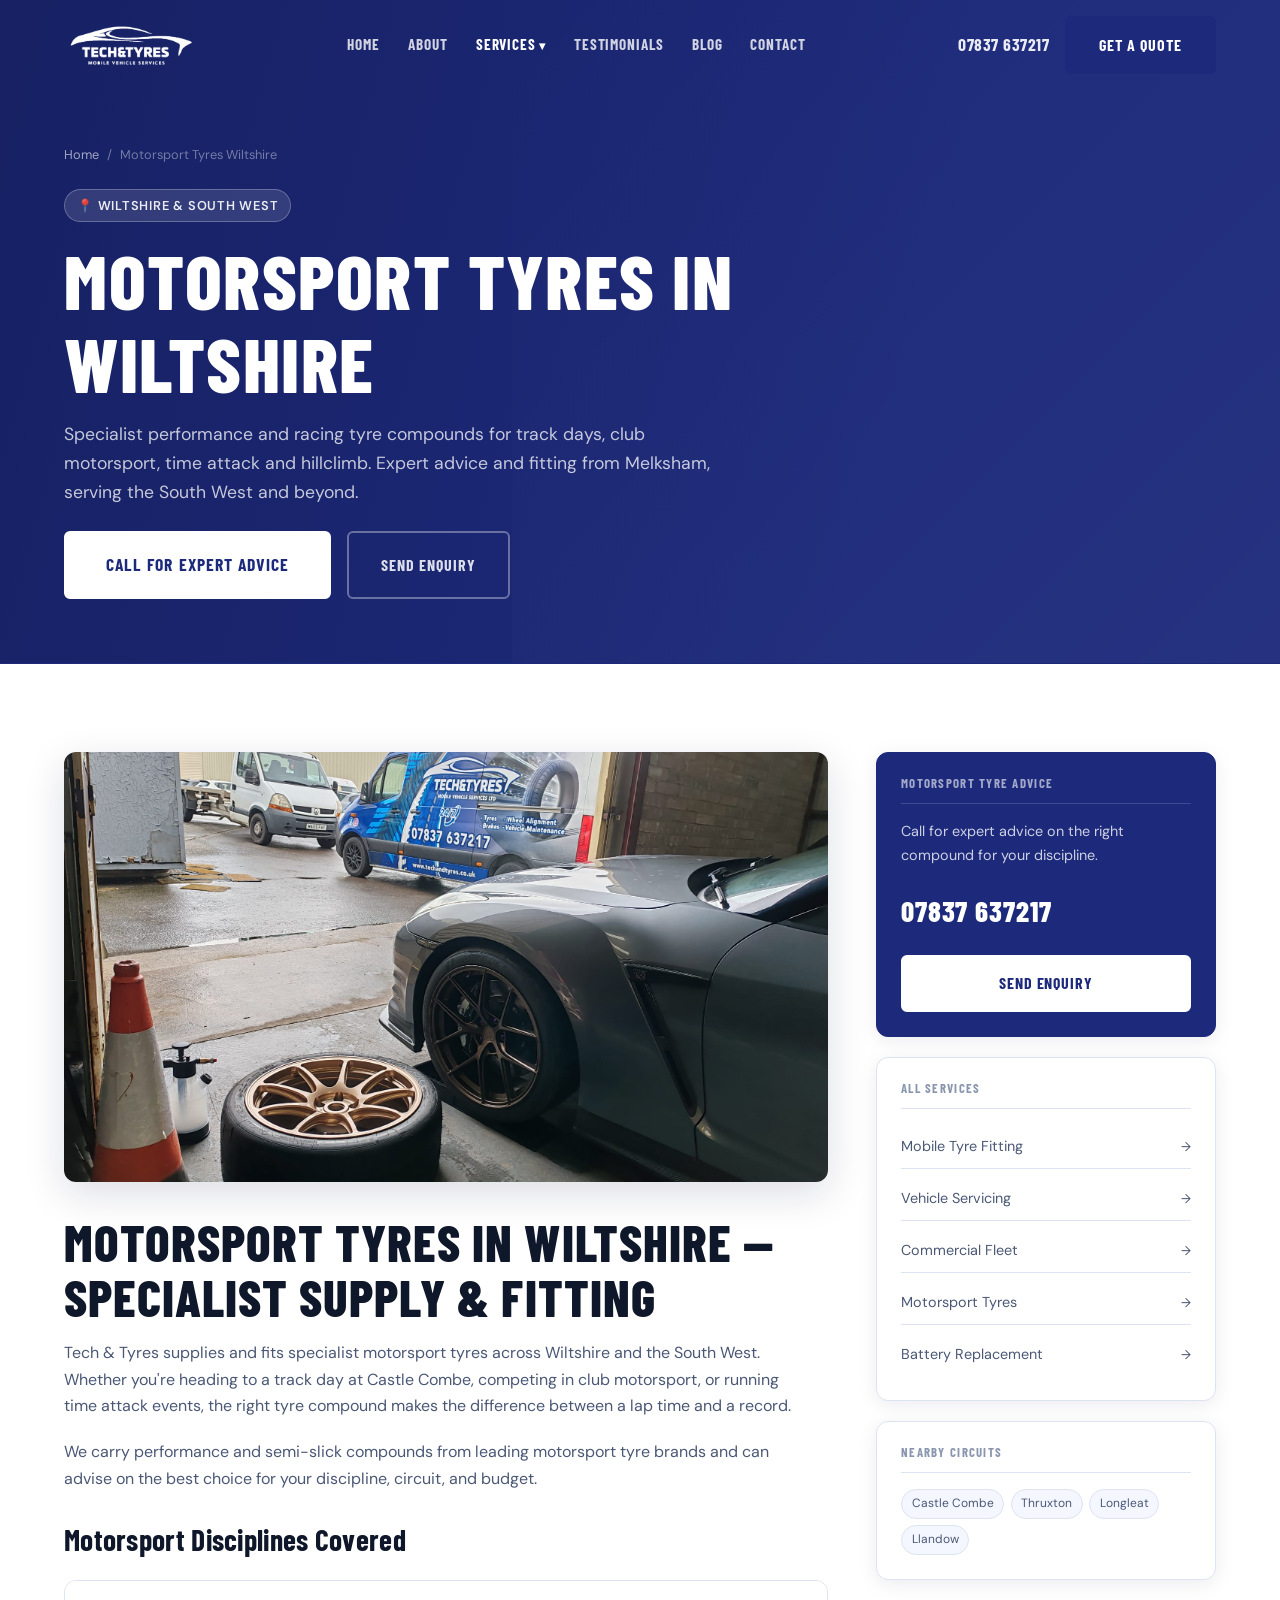
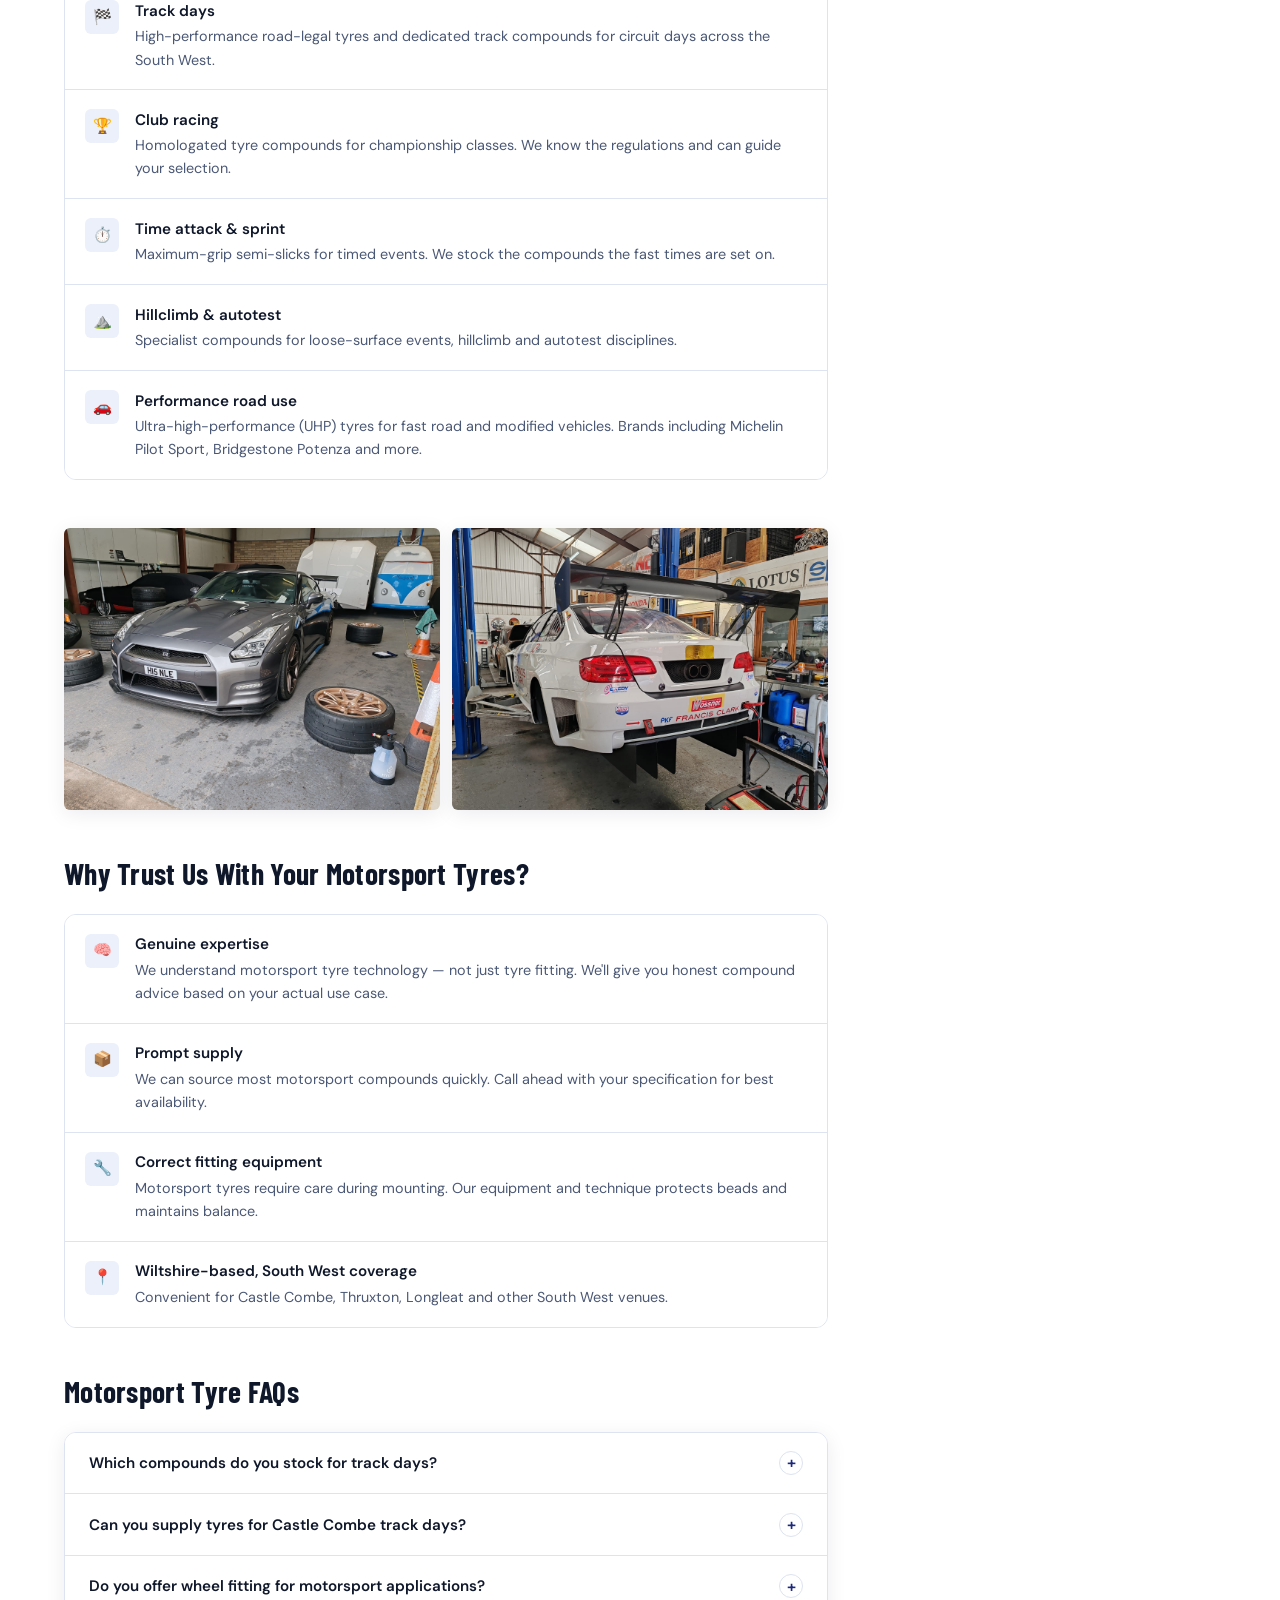
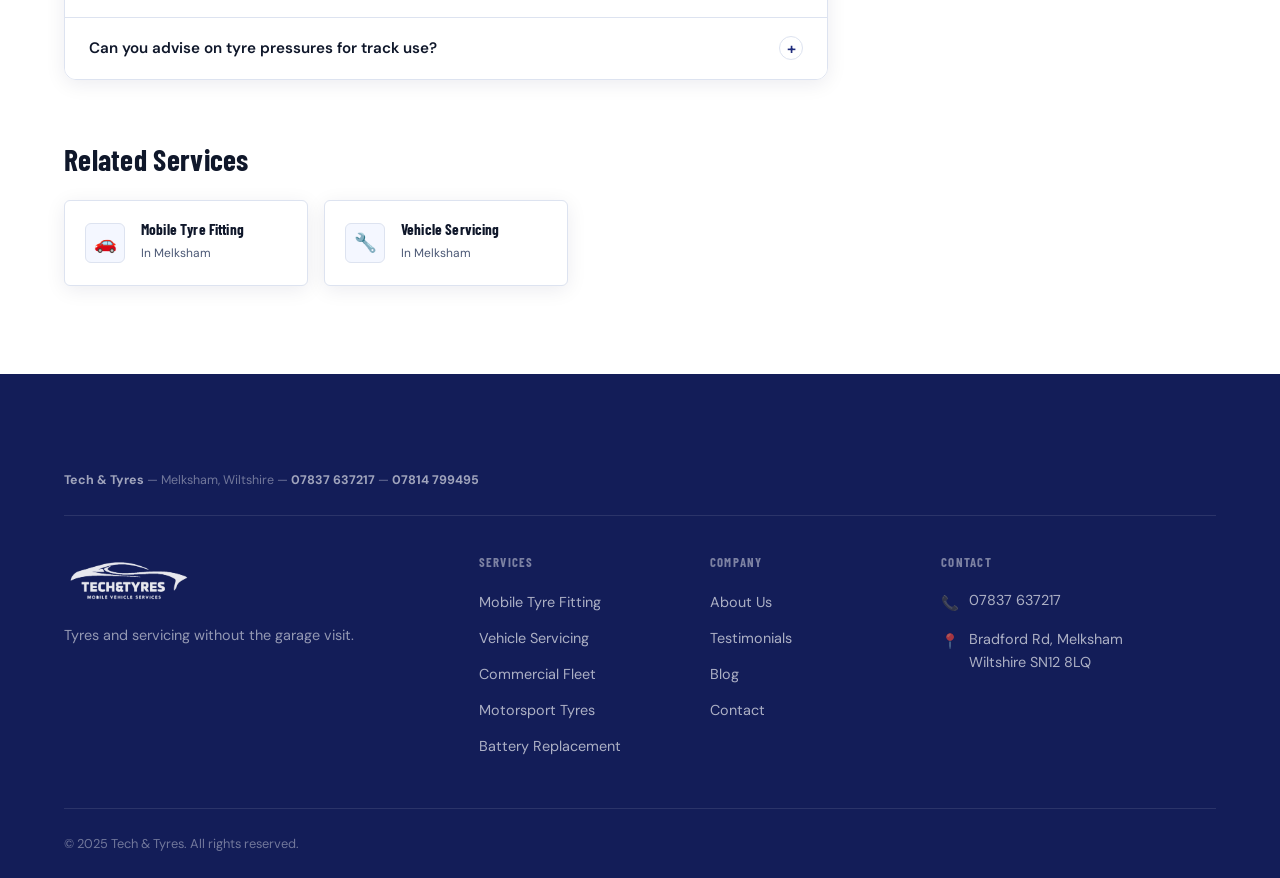
<file: motorsport-tyres-wiltshire.html>
<!DOCTYPE html>
<html lang="en">
<head>
  <meta charset="UTF-8">
  <meta name="viewport" content="width=device-width, initial-scale=1.0">
  <title>Motorsport Tyres in Wiltshire | Tech &amp; Tyres</title>
  <meta name="description" content="Motorsport tyres in Wiltshire. Specialist performance and racing tyre compounds for track days, club racing and time attack. Call 07837 637217 for expert advice.">
  <link rel="canonical" href="https://techandtyres.co.uk/motorsport-tyres-wiltshire">
  <link rel="icon" href="downloaded-images/favicon.png" type="image/png">
  <link rel="stylesheet" href="css/styles.css">
  <script type="application/ld+json">
  {
    "@context": "https://schema.org",
    "@type": "Service",
    "serviceType": "Motorsport Tyres",
    "name": "Motorsport Tyres in Wiltshire",
    "description": "Specialist motorsport and performance tyre supply and fitting in Wiltshire. Track days, club racing, time attack.",
    "provider": {"@type": "AutoRepair", "name": "Tech & Tyres", "telephone": "07837637217"}
  }
  </script>
</head>
<body>

<header class="header" id="header">
  <div class="header-inner">
    <a href="index.html" class="header-logo"><img src="downloaded-images/logo (2).png" alt="Tech &amp; Tyres" class="logo-light"></a>
    <nav class="nav-links">
      <a href="index.html">Home</a><a href="about.html">About</a>
      <div class="nav-dropdown"><a href="#" class="active">Services</a>
        <div class="dropdown-menu">
          <a href="mobile-tyre-fitting-melksham.html">Mobile Tyre Fitting</a>
          <a href="vehicle-servicing-melksham.html">Vehicle Servicing</a>
          <a href="commercial-fleet-tyre-services-wiltshire.html">Commercial Fleet</a>
          <a href="motorsport-tyres-wiltshire.html">Motorsport Tyres</a>
          <a href="battery-replacement-melksham.html">Battery Replacement</a>
        </div>
      </div>
      <a href="testimonials.html">Testimonials</a><a href="blog.html">Blog</a><a href="contact.html">Contact</a>
    </nav>
    <div class="header-cta">
      <a href="tel:07837637217" class="header-phone">07837 637217</a>
      <a href="contact.html" class="btn btn--primary">Get a Quote</a>
    </div>
    <button class="hamburger" aria-label="Open menu"><span></span><span></span><span></span></button>
  </div>
</header>
<nav class="mobile-nav">
  <a href="index.html">Home</a><a href="about.html">About</a>
  <a href="mobile-tyre-fitting-melksham.html" class="mobile-sub">Mobile Tyre Fitting</a>
  <a href="vehicle-servicing-melksham.html" class="mobile-sub">Vehicle Servicing</a>
  <a href="commercial-fleet-tyre-services-wiltshire.html" class="mobile-sub">Commercial Fleet</a>
  <a href="motorsport-tyres-wiltshire.html" class="mobile-sub">Motorsport Tyres</a>
  <a href="battery-replacement-melksham.html" class="mobile-sub">Battery Replacement</a>
  <a href="testimonials.html">Testimonials</a><a href="blog.html">Blog</a><a href="contact.html">Contact</a>
  <div class="mobile-nav-phone"><a href="tel:07837637217">07837 637217</a></div>
</nav>

<section class="page-hero">
  <div class="container page-hero-inner">
    <nav class="breadcrumb"><a href="index.html">Home</a><span>/</span><span>Motorsport Tyres Wiltshire</span></nav>
    <div class="location-tag">📍 Wiltshire &amp; South West</div>
    <h1>Motorsport Tyres in Wiltshire</h1>
    <p>Specialist performance and racing tyre compounds for track days, club motorsport, time attack and hillclimb. Expert advice and fitting from Melksham, serving the South West and beyond.</p>
    <div class="btn-group">
      <a href="tel:07837637217" class="btn btn--primary btn--lg">Call for Expert Advice</a>
      <a href="contact.html" class="btn btn--outline">Send Enquiry</a>
    </div>
  </div>
</section>

<section class="section">
  <div class="container">
    <div class="service-detail-grid">
      <div>
        <img src="downloaded-images/motorsport-gtr-van.jpg" alt="Nissan GT-R motorsport tyre fitting Wiltshire" class="service-detail-img reveal">
        <div class="reveal">
          <h2 style="margin-bottom: 1rem;">Motorsport Tyres in Wiltshire — Specialist Supply &amp; Fitting</h2>
          <p style="color: var(--text-muted); margin-bottom: 1.25rem;">Tech &amp; Tyres supplies and fits specialist motorsport tyres across Wiltshire and the South West. Whether you're heading to a track day at Castle Combe, competing in club motorsport, or running time attack events, the right tyre compound makes the difference between a lap time and a record.</p>
          <p style="color: var(--text-muted); margin-bottom: 2rem;">We carry performance and semi-slick compounds from leading motorsport tyre brands and can advise on the best choice for your discipline, circuit, and budget.</p>
        </div>

        <div class="reveal" style="margin-bottom: 3rem;">
          <h3 style="margin-bottom: 1.25rem;">Motorsport Disciplines Covered</h3>
          <div class="feature-list">
            <div class="feature-item"><div class="feature-icon">🏁</div><div><strong>Track days</strong><p>High-performance road-legal tyres and dedicated track compounds for circuit days across the South West.</p></div></div>
            <div class="feature-item"><div class="feature-icon">🏆</div><div><strong>Club racing</strong><p>Homologated tyre compounds for championship classes. We know the regulations and can guide your selection.</p></div></div>
            <div class="feature-item"><div class="feature-icon">⏱️</div><div><strong>Time attack &amp; sprint</strong><p>Maximum-grip semi-slicks for timed events. We stock the compounds the fast times are set on.</p></div></div>
            <div class="feature-item"><div class="feature-icon">⛰️</div><div><strong>Hillclimb &amp; autotest</strong><p>Specialist compounds for loose-surface events, hillclimb and autotest disciplines.</p></div></div>
            <div class="feature-item"><div class="feature-icon">🚗</div><div><strong>Performance road use</strong><p>Ultra-high-performance (UHP) tyres for fast road and modified vehicles. Brands including Michelin Pilot Sport, Bridgestone Potenza and more.</p></div></div>
          </div>
        </div>

        <div class="service-detail-gallery reveal" style="margin-bottom: 3rem;">
          <img src="downloaded-images/motorsport-gtr-workshop.jpg" alt="GT-R motorsport tyre fitting in workshop">
          <img src="downloaded-images/motorsport-racecar.jpg" alt="Race car servicing Wiltshire">
        </div>

        <div class="reveal" style="margin-bottom: 3rem;">
          <h3 style="margin-bottom: 1.25rem;">Why Trust Us With Your Motorsport Tyres?</h3>
          <div class="feature-list">
            <div class="feature-item"><div class="feature-icon">🧠</div><div><strong>Genuine expertise</strong><p>We understand motorsport tyre technology — not just tyre fitting. We'll give you honest compound advice based on your actual use case.</p></div></div>
            <div class="feature-item"><div class="feature-icon">📦</div><div><strong>Prompt supply</strong><p>We can source most motorsport compounds quickly. Call ahead with your specification for best availability.</p></div></div>
            <div class="feature-item"><div class="feature-icon">🔧</div><div><strong>Correct fitting equipment</strong><p>Motorsport tyres require care during mounting. Our equipment and technique protects beads and maintains balance.</p></div></div>
            <div class="feature-item"><div class="feature-icon">📍</div><div><strong>Wiltshire-based, South West coverage</strong><p>Convenient for Castle Combe, Thruxton, Longleat and other South West venues.</p></div></div>
          </div>
        </div>

        <div class="reveal">
          <h3 style="margin-bottom: 1.5rem;">Motorsport Tyre FAQs</h3>
          <div class="faq-list">
            <div class="faq-item">
              <button class="faq-question">Which compounds do you stock for track days? <span class="faq-icon">+</span></button>
              <div class="faq-answer"><div class="faq-answer-inner">We stock a range of high-performance and semi-slick compounds. Call us with your vehicle specification and intended use and we'll advise the best compound for your situation.</div></div>
            </div>
            <div class="faq-item">
              <button class="faq-question">Can you supply tyres for Castle Combe track days? <span class="faq-icon">+</span></button>
              <div class="faq-answer"><div class="faq-answer-inner">Yes — we're conveniently located in Melksham, not far from Castle Combe circuit. We can supply and fit tyres beforehand, or advise on on-the-day tyre selection.</div></div>
            </div>
            <div class="faq-item">
              <button class="faq-question">Do you offer wheel fitting for motorsport applications? <span class="faq-icon">+</span></button>
              <div class="faq-answer"><div class="faq-answer-inner">Yes — we fit tyres to competition wheels including split-rim and forged alloys. We treat motorsport wheels with the care they deserve.</div></div>
            </div>
            <div class="faq-item">
              <button class="faq-question">Can you advise on tyre pressures for track use? <span class="faq-icon">+</span></button>
              <div class="faq-answer"><div class="faq-answer-inner">Absolutely. Tyre pressure setup is critical for performance. We'll discuss your vehicle setup, expected operating temperatures, and circuit conditions to help you start with the right baseline.</div></div>
            </div>
          </div>
        </div>

        <div style="margin-top: 4rem;" class="reveal">
          <h3 style="margin-bottom: 1.5rem;">Related Services</h3>
          <div class="related-services">
            <a href="mobile-tyre-fitting-melksham.html" class="related-service-card">
              <div class="related-service-icon">🚗</div>
              <div><h4>Mobile Tyre Fitting</h4><span>In Melksham</span></div>
            </a>
            <a href="vehicle-servicing-melksham.html" class="related-service-card">
              <div class="related-service-icon">🔧</div>
              <div><h4>Vehicle Servicing</h4><span>In Melksham</span></div>
            </a>
          </div>
        </div>
      </div>

      <aside class="service-sidebar">
        <div class="sidebar-card sidebar-cta-card">
          <h4>Motorsport Tyre Advice</h4>
          <p>Call for expert advice on the right compound for your discipline.</p>
          <a href="tel:07837637217" class="sidebar-phone">07837 637217</a>
          <a href="contact.html" class="btn btn--primary" style="margin-top: 1rem;">Send Enquiry</a>
        </div>
        <div class="sidebar-card"><h4>All Services</h4>
          <div class="sidebar-services-list">
            <a href="mobile-tyre-fitting-melksham.html">Mobile Tyre Fitting</a>
            <a href="vehicle-servicing-melksham.html">Vehicle Servicing</a>
            <a href="commercial-fleet-tyre-services-wiltshire.html">Commercial Fleet</a>
            <a href="motorsport-tyres-wiltshire.html">Motorsport Tyres</a>
            <a href="battery-replacement-melksham.html">Battery Replacement</a>
          </div>
        </div>
        <div class="sidebar-card"><h4>Nearby Circuits</h4>
          <div class="coverage-tags">
            <span class="coverage-tag">Castle Combe</span><span class="coverage-tag">Thruxton</span>
            <span class="coverage-tag">Longleat</span><span class="coverage-tag">Llandow</span>
          </div>
        </div>
      </aside>
    </div>
  </div>
</section>

<footer class="footer">
  <div class="container">
    <div class="footer-nap"><p><strong>Tech &amp; Tyres</strong> — Melksham, Wiltshire — <strong>07837 637217</strong> — <strong>07814 799495</strong></p></div>
    <div class="footer-grid">
      <div class="footer-brand"><img src="downloaded-images/logo (2).png" alt="Tech &amp; Tyres" class="footer-logo"><p class="footer-tagline">Tyres and servicing without the garage visit.</p></div>
      <div class="footer-col"><h5>Services</h5><ul class="footer-links">
        <li><a href="mobile-tyre-fitting-melksham.html">Mobile Tyre Fitting</a></li>
        <li><a href="vehicle-servicing-melksham.html">Vehicle Servicing</a></li>
        <li><a href="commercial-fleet-tyre-services-wiltshire.html">Commercial Fleet</a></li>
        <li><a href="motorsport-tyres-wiltshire.html">Motorsport Tyres</a></li>
        <li><a href="battery-replacement-melksham.html">Battery Replacement</a></li>
      </ul></div>
      <div class="footer-col"><h5>Company</h5><ul class="footer-links">
        <li><a href="about.html">About Us</a></li><li><a href="testimonials.html">Testimonials</a></li><li><a href="blog.html">Blog</a></li><li><a href="contact.html">Contact</a></li>
      </ul></div>
      <div class="footer-col"><h5>Contact</h5>
        <div class="footer-contact-item"><span class="footer-icon">📞</span><a href="tel:07837637217">07837 637217</a></div>
        <div class="footer-contact-item"><span class="footer-icon">📍</span><span>Bradford Rd, Melksham<br>Wiltshire SN12 8LQ</span></div>
      </div>
    </div>
    <div class="footer-bottom"><p>© 2025 Tech &amp; Tyres. All rights reserved.</p></div>
  </div>
</footer>
<div class="mobile-sticky-cta"><a href="tel:07837637217">📞 Call Now — 07837 637217</a></div>
<script src="js/main.js"></script>
</body>
</html>
</file>
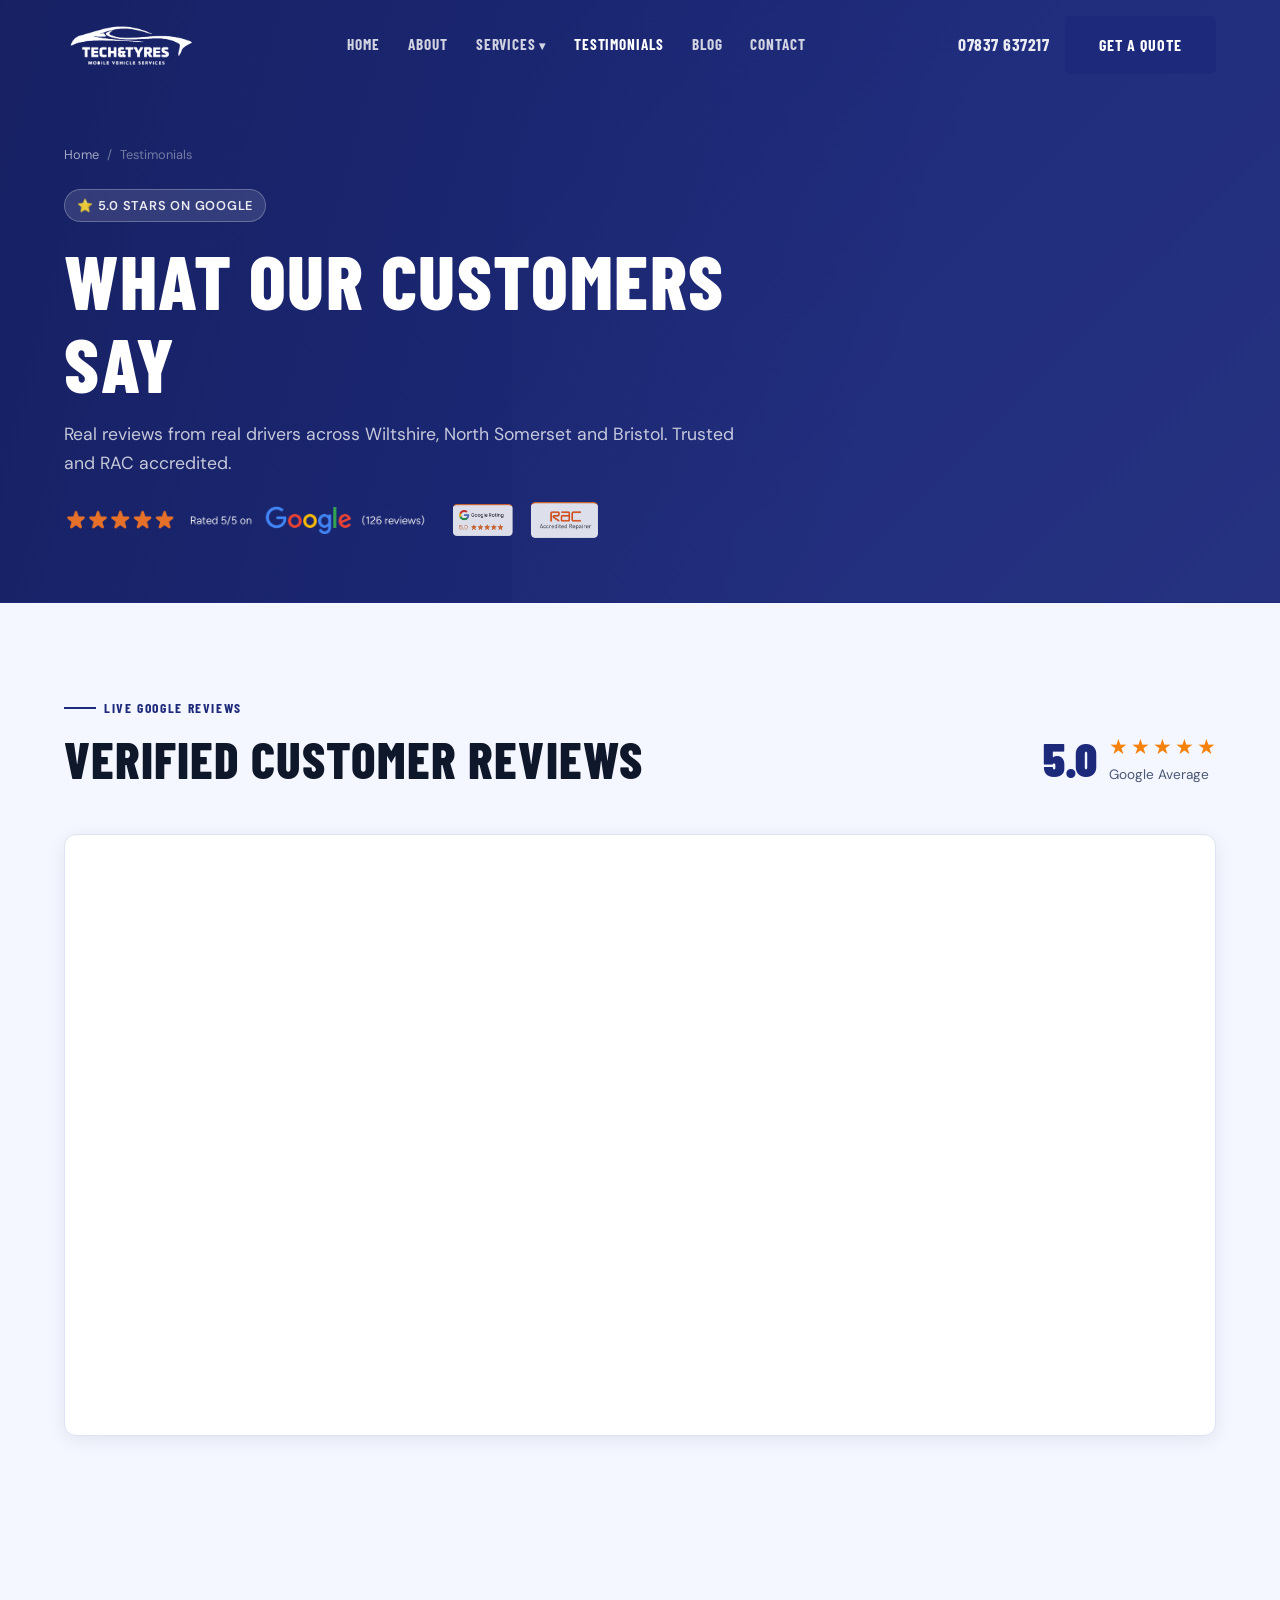
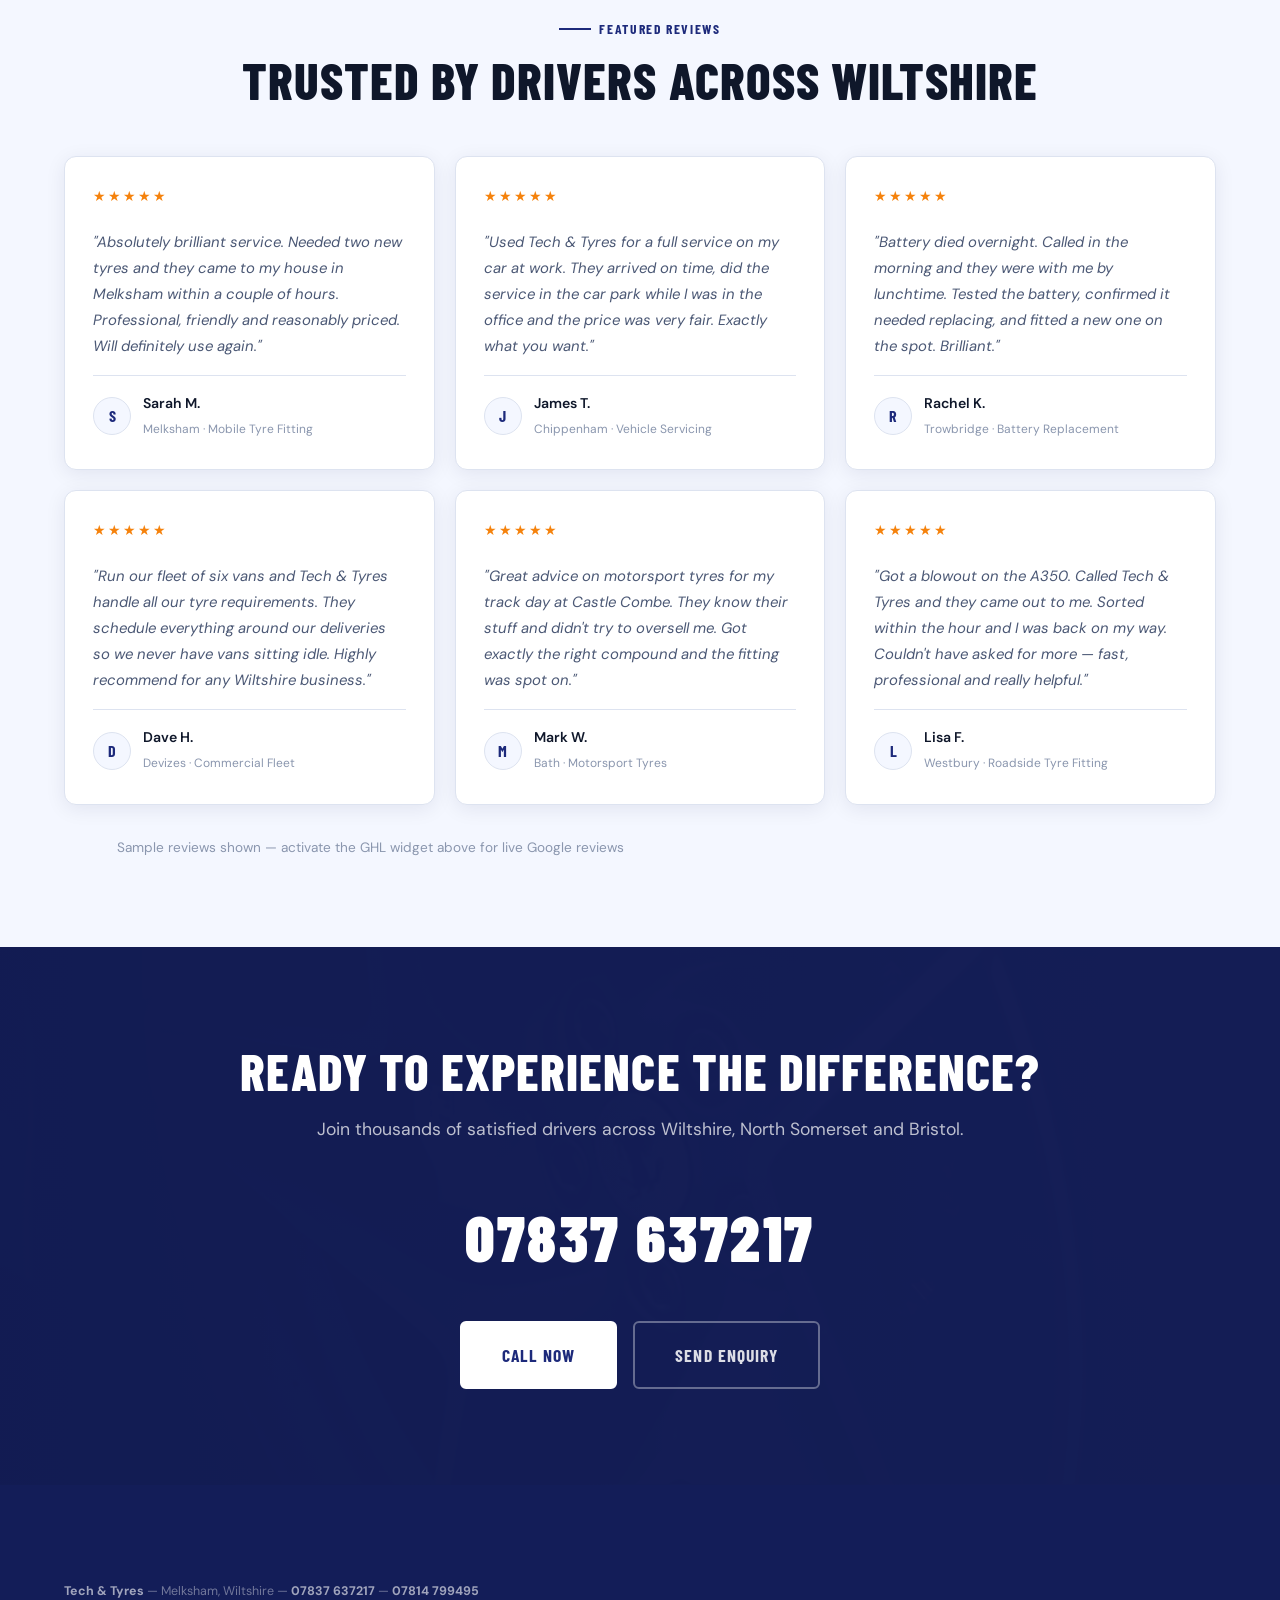
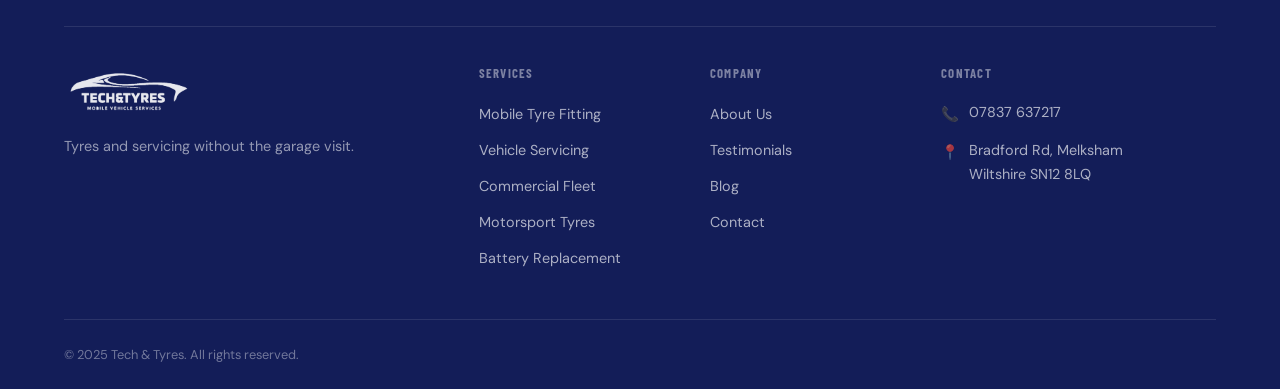
<file: testimonials.html>
<!DOCTYPE html>
<html lang="en">
<head>
  <meta charset="UTF-8">
  <meta name="viewport" content="width=device-width, initial-scale=1.0">
  <title>Customer Reviews &amp; Testimonials | Tech &amp; Tyres Melksham</title>
  <meta name="description" content="Read customer reviews for Tech &amp; Tyres in Melksham. 5.0 stars on Google. RAC accredited mobile tyre fitting and vehicle servicing across Wiltshire and Bristol.">
  <link rel="canonical" href="https://techandtyres.co.uk/testimonials">
  <link rel="icon" href="downloaded-images/favicon.png" type="image/png">
  <link rel="stylesheet" href="css/styles.css">
</head>
<body>

<header class="header" id="header">
  <div class="header-inner">
    <a href="index.html" class="header-logo"><img src="downloaded-images/logo (2).png" alt="Tech &amp; Tyres" class="logo-light"></a>
    <nav class="nav-links">
      <a href="index.html">Home</a><a href="about.html">About</a>
      <div class="nav-dropdown"><a href="#">Services</a>
        <div class="dropdown-menu">
          <a href="mobile-tyre-fitting-melksham.html">Mobile Tyre Fitting</a>
          <a href="vehicle-servicing-melksham.html">Vehicle Servicing</a>
          <a href="commercial-fleet-tyre-services-wiltshire.html">Commercial Fleet</a>
          <a href="motorsport-tyres-wiltshire.html">Motorsport Tyres</a>
          <a href="battery-replacement-melksham.html">Battery Replacement</a>
        </div>
      </div>
      <a href="testimonials.html" class="active">Testimonials</a><a href="blog.html">Blog</a><a href="contact.html">Contact</a>
    </nav>
    <div class="header-cta">
      <a href="tel:07837637217" class="header-phone">07837 637217</a>
      <a href="contact.html" class="btn btn--primary">Get a Quote</a>
    </div>
    <button class="hamburger" aria-label="Open menu"><span></span><span></span><span></span></button>
  </div>
</header>
<nav class="mobile-nav">
  <a href="index.html">Home</a><a href="about.html">About</a>
  <a href="mobile-tyre-fitting-melksham.html" class="mobile-sub">Mobile Tyre Fitting</a>
  <a href="vehicle-servicing-melksham.html" class="mobile-sub">Vehicle Servicing</a>
  <a href="commercial-fleet-tyre-services-wiltshire.html" class="mobile-sub">Commercial Fleet</a>
  <a href="motorsport-tyres-wiltshire.html" class="mobile-sub">Motorsport Tyres</a>
  <a href="battery-replacement-melksham.html" class="mobile-sub">Battery Replacement</a>
  <a href="testimonials.html">Testimonials</a><a href="blog.html">Blog</a><a href="contact.html">Contact</a>
  <div class="mobile-nav-phone"><a href="tel:07837637217">07837 637217</a></div>
</nav>

<section class="page-hero">
  <div class="container page-hero-inner">
    <nav class="breadcrumb"><a href="index.html">Home</a><span>/</span><span>Testimonials</span></nav>
    <div class="location-tag">⭐ 5.0 Stars on Google</div>
    <h1>What Our Customers Say</h1>
    <p>Real reviews from real drivers across Wiltshire, North Somerset and Bristol. Trusted and RAC accredited.</p>
    <div class="flex-gap" style="margin-top: 1.5rem;">
      <img src="downloaded-images/Rating.png" alt="5.0 Star Rating" style="height: 28px;">
      <img src="downloaded-images/Google.png" alt="Google Reviews" style="height: 32px; opacity: 0.85;">
      <img src="downloaded-images/RAC.png" alt="RAC Accredited" style="height: 36px; opacity: 0.85;">
    </div>
  </div>
</section>

<!-- GHL WIDGET — FULL WIDTH -->
<section class="section reviews-section">
  <div class="container">
    <div class="reviews-header reveal">
      <div>
        <div class="section-label">Live Google Reviews</div>
        <h2>Verified Customer Reviews</h2>
      </div>
      <div class="rating-display">
        <div class="rating-num">5.0</div>
        <div>
          <div class="rating-stars"><span>★</span><span>★</span><span>★</span><span>★</span><span>★</span></div>
          <div class="rating-label">Google Average</div>
        </div>
      </div>
    </div>

    <div class="ghl-widget-wrap reveal">
      <script type='text/javascript' src='https://reputationhub.site/reputation/assets/review-widget.js'></script>
      <iframe class='lc_reviews_widget' src='https://reputationhub.site/reputation/widgets/review_widget/r7TDOfn5oLvoZ20svnIe' frameborder='0' scrolling='no' style='min-width: 100%; width: 100%;'></iframe>
    </div>
  </div>
</section>

<!-- FEATURED TESTIMONIALS (static, replace with real ones) -->
<section class="section section--dark">
  <div class="container">
    <div class="text-center reveal" style="margin-bottom: 3rem;">
      <div class="section-label" style="justify-content: center;">Featured Reviews</div>
      <h2>Trusted by Drivers Across Wiltshire</h2>
      <!-- REPLACE: Update these with real customer reviews from your Google Business Profile -->
    </div>
    <div class="testimonial-grid">
      <div class="testimonial-card reveal reveal-delay-1">
        <div class="testimonial-stars"><span>★</span><span>★</span><span>★</span><span>★</span><span>★</span></div>
        <p class="testimonial-text">"Absolutely brilliant service. Needed two new tyres and they came to my house in Melksham within a couple of hours. Professional, friendly and reasonably priced. Will definitely use again."</p>
        <div class="testimonial-author">
          <div class="testimonial-avatar">S</div>
          <div><strong>Sarah M.</strong><span>Melksham · Mobile Tyre Fitting</span></div>
        </div>
      </div>
      <div class="testimonial-card reveal reveal-delay-2">
        <div class="testimonial-stars"><span>★</span><span>★</span><span>★</span><span>★</span><span>★</span></div>
        <p class="testimonial-text">"Used Tech &amp; Tyres for a full service on my car at work. They arrived on time, did the service in the car park while I was in the office and the price was very fair. Exactly what you want."</p>
        <div class="testimonial-author">
          <div class="testimonial-avatar">J</div>
          <div><strong>James T.</strong><span>Chippenham · Vehicle Servicing</span></div>
        </div>
      </div>
      <div class="testimonial-card reveal reveal-delay-3">
        <div class="testimonial-stars"><span>★</span><span>★</span><span>★</span><span>★</span><span>★</span></div>
        <p class="testimonial-text">"Battery died overnight. Called in the morning and they were with me by lunchtime. Tested the battery, confirmed it needed replacing, and fitted a new one on the spot. Brilliant."</p>
        <div class="testimonial-author">
          <div class="testimonial-avatar">R</div>
          <div><strong>Rachel K.</strong><span>Trowbridge · Battery Replacement</span></div>
        </div>
      </div>
      <div class="testimonial-card reveal reveal-delay-1">
        <div class="testimonial-stars"><span>★</span><span>★</span><span>★</span><span>★</span><span>★</span></div>
        <p class="testimonial-text">"Run our fleet of six vans and Tech &amp; Tyres handle all our tyre requirements. They schedule everything around our deliveries so we never have vans sitting idle. Highly recommend for any Wiltshire business."</p>
        <div class="testimonial-author">
          <div class="testimonial-avatar">D</div>
          <div><strong>Dave H.</strong><span>Devizes · Commercial Fleet</span></div>
        </div>
      </div>
      <div class="testimonial-card reveal reveal-delay-2">
        <div class="testimonial-stars"><span>★</span><span>★</span><span>★</span><span>★</span><span>★</span></div>
        <p class="testimonial-text">"Great advice on motorsport tyres for my track day at Castle Combe. They know their stuff and didn't try to oversell me. Got exactly the right compound and the fitting was spot on."</p>
        <div class="testimonial-author">
          <div class="testimonial-avatar">M</div>
          <div><strong>Mark W.</strong><span>Bath · Motorsport Tyres</span></div>
        </div>
      </div>
      <div class="testimonial-card reveal reveal-delay-3">
        <div class="testimonial-stars"><span>★</span><span>★</span><span>★</span><span>★</span><span>★</span></div>
        <p class="testimonial-text">"Got a blowout on the A350. Called Tech &amp; Tyres and they came out to me. Sorted within the hour and I was back on my way. Couldn't have asked for more — fast, professional and really helpful."</p>
        <div class="testimonial-author">
          <div class="testimonial-avatar">L</div>
          <div><strong>Lisa F.</strong><span>Westbury · Roadside Tyre Fitting</span></div>
        </div>
      </div>
    </div>
    <p style="text-align: center; color: var(--text-faint); font-size: 0.85rem; margin-top: 2rem;">
      <!-- REPLACE: Update these placeholder reviews with real ones from your Google Business Profile -->
      Sample reviews shown — activate the GHL widget above for live Google reviews
    </p>
  </div>
</section>

<!-- CTA -->
<div class="cta-banner">
  <div class="cta-banner-bg"></div>
  <div class="container">
    <div class="cta-banner-content reveal">
      <h2>Ready to Experience the Difference?</h2>
      <p>Join thousands of satisfied drivers across Wiltshire, North Somerset and Bristol.</p>
      <a href="tel:07837637217" class="cta-phone-large">07837 637217</a>
      <div class="btn-group" style="justify-content: center;">
        <a href="tel:07837637217" class="btn btn--primary btn--lg">Call Now</a>
        <a href="contact.html" class="btn btn--outline btn--lg">Send Enquiry</a>
      </div>
    </div>
  </div>
</div>

<footer class="footer">
  <div class="container">
    <div class="footer-nap"><p><strong>Tech &amp; Tyres</strong> — Melksham, Wiltshire — <strong>07837 637217</strong> — <strong>07814 799495</strong></p></div>
    <div class="footer-grid">
      <div class="footer-brand"><img src="downloaded-images/logo (2).png" alt="Tech &amp; Tyres" class="footer-logo"><p class="footer-tagline">Tyres and servicing without the garage visit.</p></div>
      <div class="footer-col"><h5>Services</h5><ul class="footer-links">
        <li><a href="mobile-tyre-fitting-melksham.html">Mobile Tyre Fitting</a></li>
        <li><a href="vehicle-servicing-melksham.html">Vehicle Servicing</a></li>
        <li><a href="commercial-fleet-tyre-services-wiltshire.html">Commercial Fleet</a></li>
        <li><a href="motorsport-tyres-wiltshire.html">Motorsport Tyres</a></li>
        <li><a href="battery-replacement-melksham.html">Battery Replacement</a></li>
      </ul></div>
      <div class="footer-col"><h5>Company</h5><ul class="footer-links">
        <li><a href="about.html">About Us</a></li><li><a href="testimonials.html">Testimonials</a></li><li><a href="blog.html">Blog</a></li><li><a href="contact.html">Contact</a></li>
      </ul></div>
      <div class="footer-col"><h5>Contact</h5>
        <div class="footer-contact-item"><span class="footer-icon">📞</span><a href="tel:07837637217">07837 637217</a></div>
        <div class="footer-contact-item"><span class="footer-icon">📍</span><span>Bradford Rd, Melksham<br>Wiltshire SN12 8LQ</span></div>
      </div>
    </div>
    <div class="footer-bottom"><p>© 2025 Tech &amp; Tyres. All rights reserved.</p></div>
  </div>
</footer>
<div class="mobile-sticky-cta"><a href="tel:07837637217">📞 Call Now — 07837 637217</a></div>
<script src="js/main.js"></script>
</body>
</html>
</file>
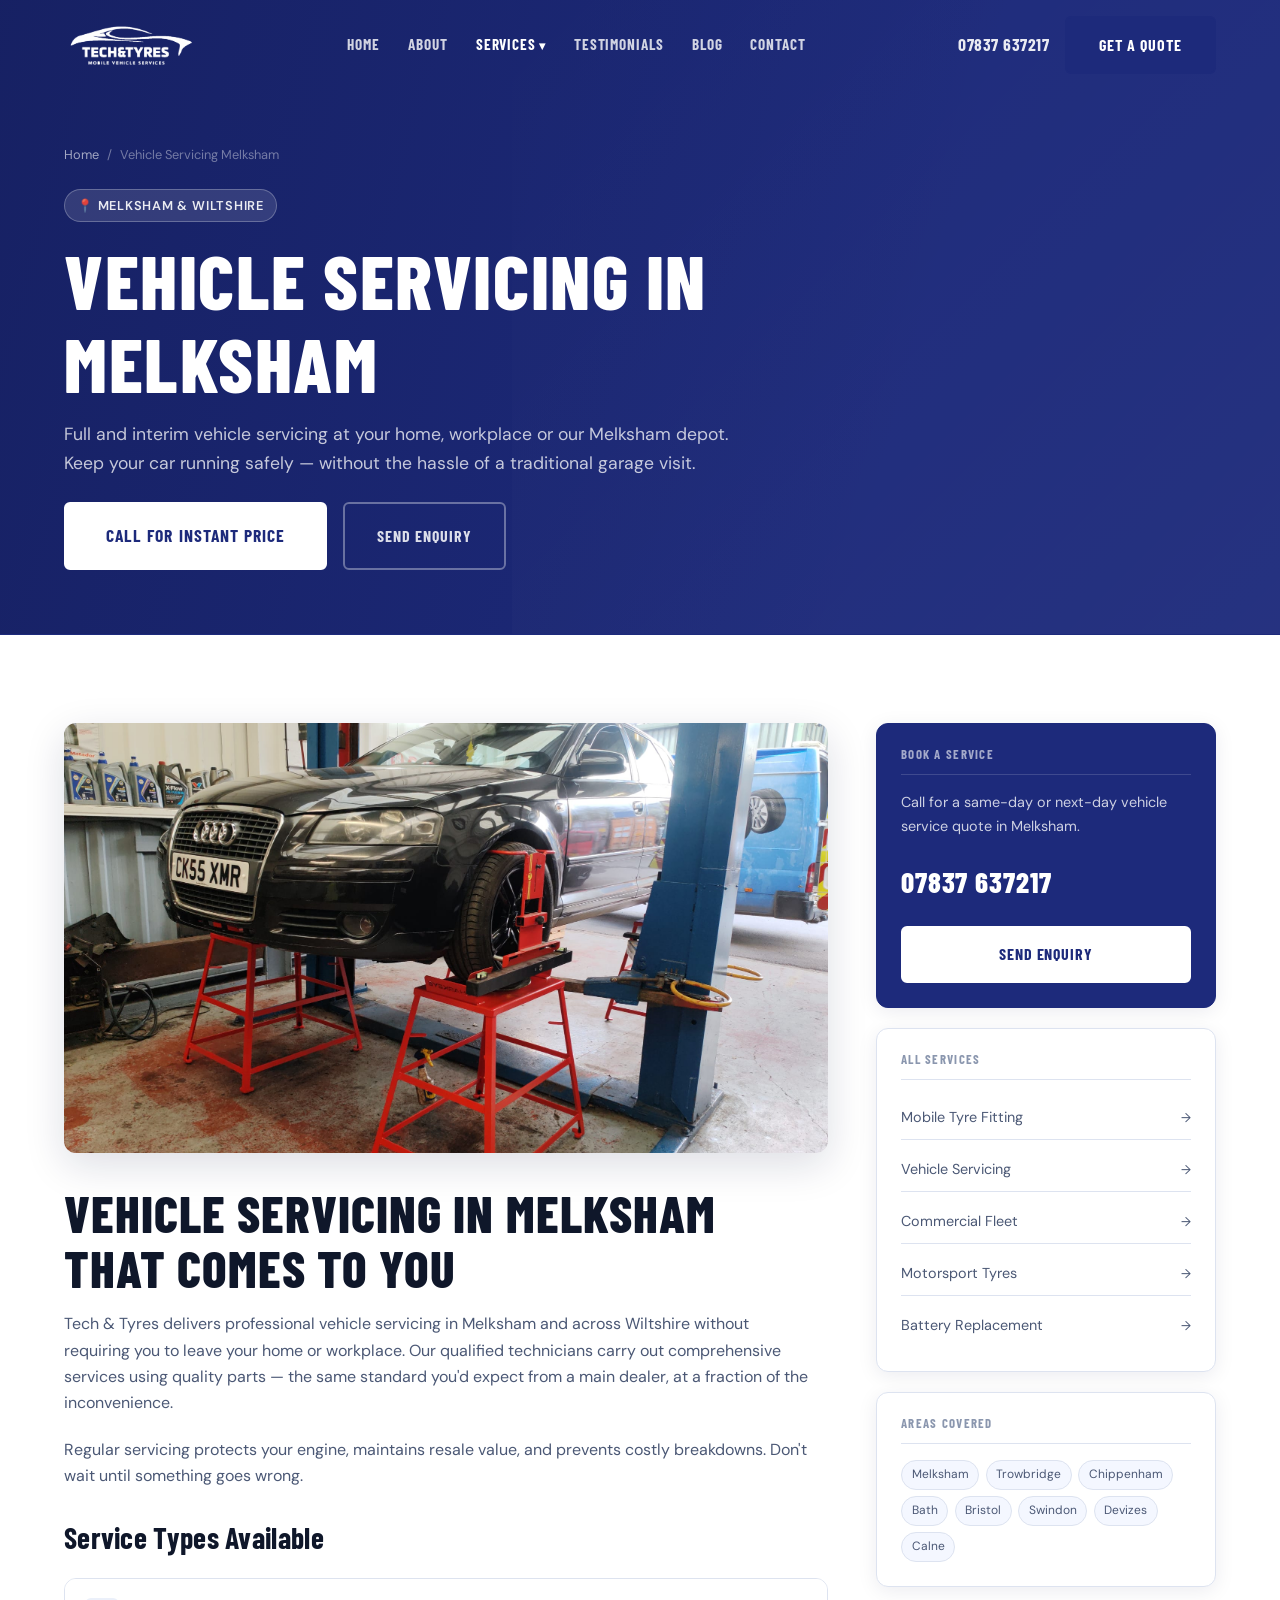
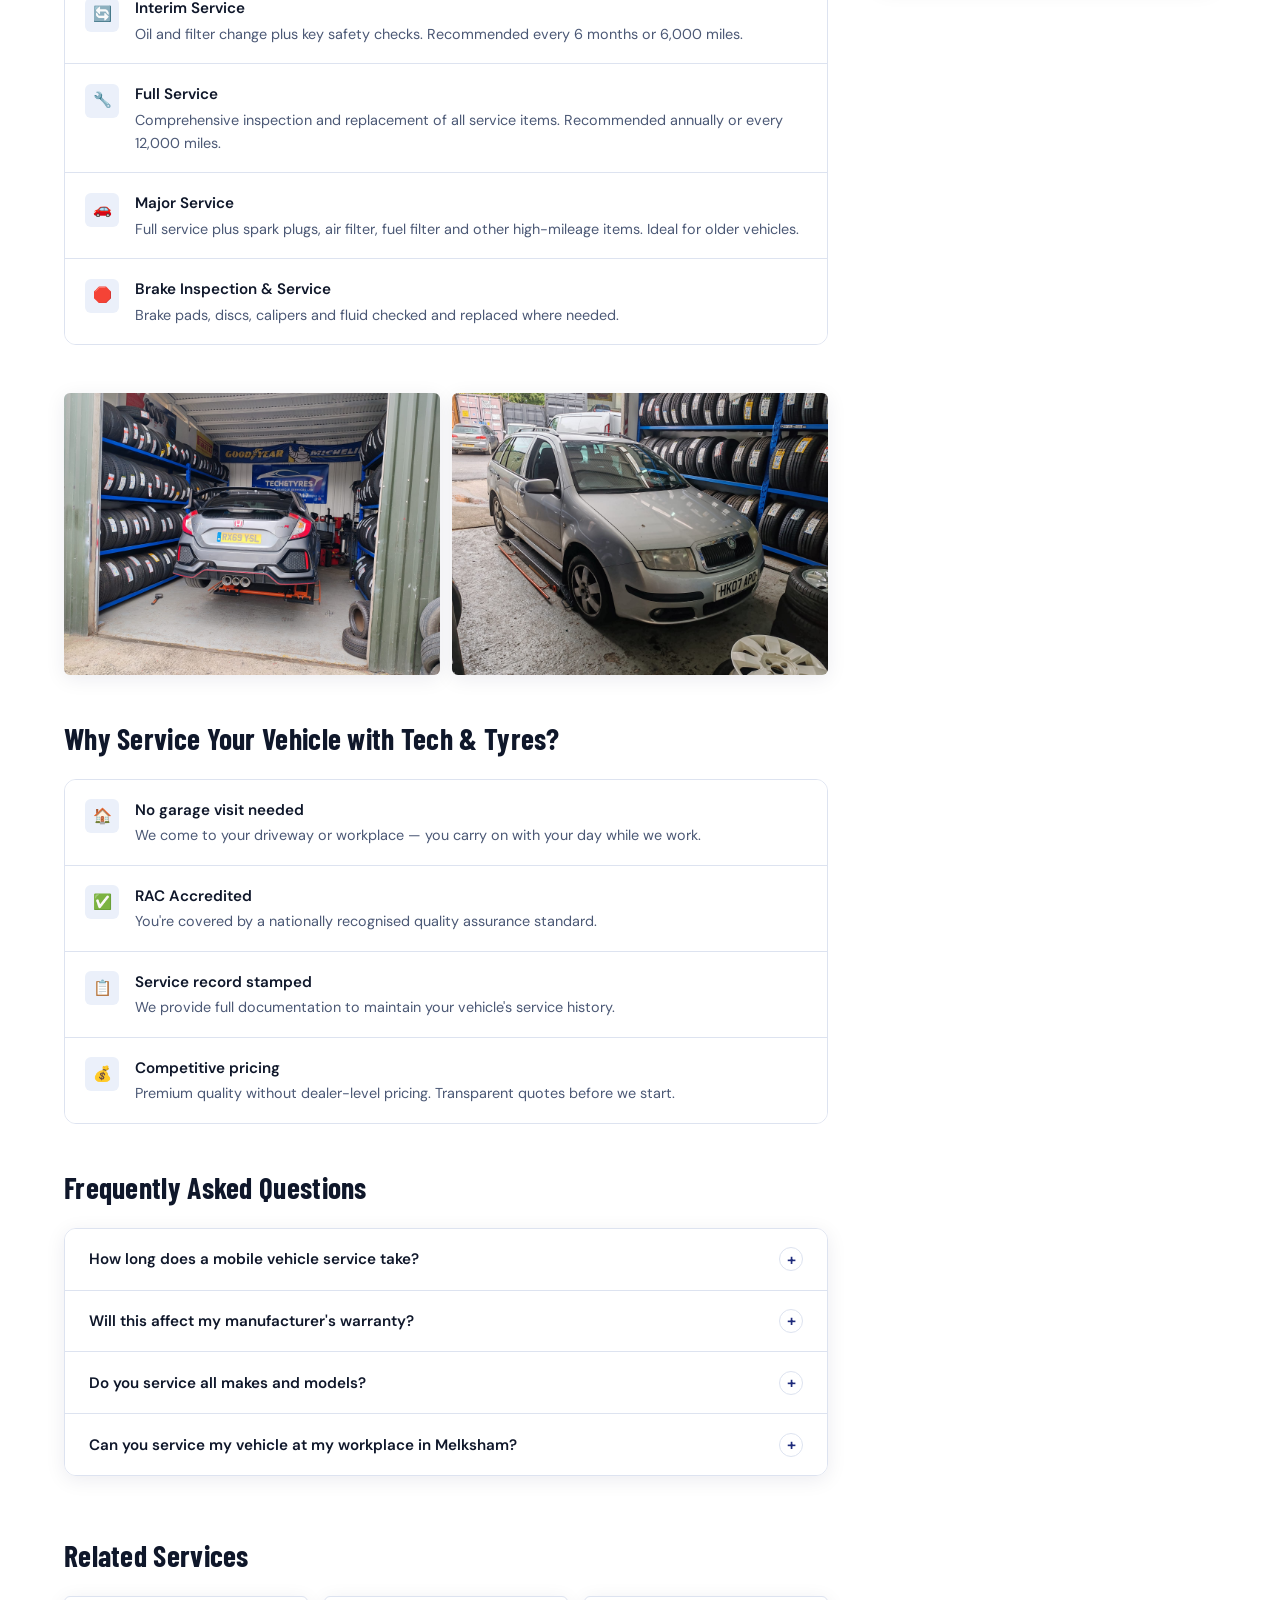
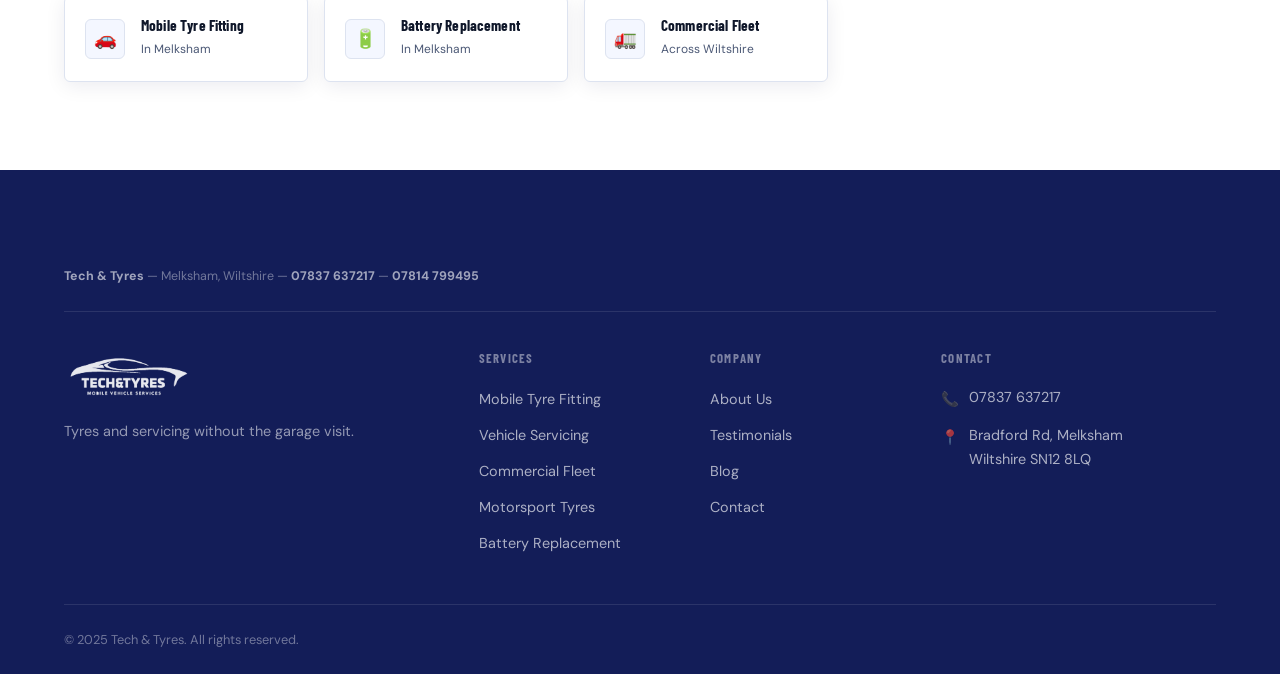
<file: vehicle-servicing-melksham.html>
<!DOCTYPE html>
<html lang="en">
<head>
  <meta charset="UTF-8">
  <meta name="viewport" content="width=device-width, initial-scale=1.0">
  <title>Vehicle Servicing in Melksham | Tech &amp; Tyres</title>
  <meta name="description" content="Vehicle servicing in Melksham, Wiltshire. Mobile servicing at your home or workplace, or visit our Melksham depot. RAC accredited. Call 07837 637217 for a quote.">
  <link rel="canonical" href="https://techandtyres.co.uk/vehicle-servicing-melksham">
  <link rel="icon" href="downloaded-images/favicon.png" type="image/png">
  <link rel="stylesheet" href="css/styles.css">
  <script type="application/ld+json">
  {
    "@context": "https://schema.org",
    "@type": "Service",
    "serviceType": "Vehicle Servicing",
    "name": "Vehicle Servicing in Melksham",
    "description": "Professional vehicle servicing in Melksham, Wiltshire. Mobile service at your home or workplace.",
    "provider": {
      "@type": "AutoRepair",
      "name": "Tech & Tyres",
      "telephone": "07837637217",
      "address": {"@type": "PostalAddress", "addressLocality": "Melksham", "addressRegion": "Wiltshire", "addressCountry": "GB"}
    }
  }
  </script>
</head>
<body>

<header class="header" id="header">
  <div class="header-inner">
    <a href="index.html" class="header-logo"><img src="downloaded-images/logo (2).png" alt="Tech &amp; Tyres" class="logo-light"></a>
    <nav class="nav-links">
      <a href="index.html">Home</a><a href="about.html">About</a>
      <div class="nav-dropdown"><a href="#" class="active">Services</a>
        <div class="dropdown-menu">
          <a href="mobile-tyre-fitting-melksham.html">Mobile Tyre Fitting</a>
          <a href="vehicle-servicing-melksham.html">Vehicle Servicing</a>
          <a href="commercial-fleet-tyre-services-wiltshire.html">Commercial Fleet</a>
          <a href="motorsport-tyres-wiltshire.html">Motorsport Tyres</a>
          <a href="battery-replacement-melksham.html">Battery Replacement</a>
        </div>
      </div>
      <a href="testimonials.html">Testimonials</a><a href="blog.html">Blog</a><a href="contact.html">Contact</a>
    </nav>
    <div class="header-cta">
      <a href="tel:07837637217" class="header-phone">07837 637217</a>
      <a href="contact.html" class="btn btn--primary">Get a Quote</a>
    </div>
    <button class="hamburger" aria-label="Open menu"><span></span><span></span><span></span></button>
  </div>
</header>
<nav class="mobile-nav">
  <a href="index.html">Home</a><a href="about.html">About</a>
  <a href="mobile-tyre-fitting-melksham.html" class="mobile-sub">Mobile Tyre Fitting</a>
  <a href="vehicle-servicing-melksham.html" class="mobile-sub">Vehicle Servicing</a>
  <a href="commercial-fleet-tyre-services-wiltshire.html" class="mobile-sub">Commercial Fleet</a>
  <a href="motorsport-tyres-wiltshire.html" class="mobile-sub">Motorsport Tyres</a>
  <a href="battery-replacement-melksham.html" class="mobile-sub">Battery Replacement</a>
  <a href="testimonials.html">Testimonials</a><a href="blog.html">Blog</a><a href="contact.html">Contact</a>
  <div class="mobile-nav-phone"><a href="tel:07837637217">07837 637217</a></div>
</nav>

<section class="page-hero">
  <div class="container page-hero-inner">
    <nav class="breadcrumb"><a href="index.html">Home</a><span>/</span><span>Vehicle Servicing Melksham</span></nav>
    <div class="location-tag">📍 Melksham &amp; Wiltshire</div>
    <h1>Vehicle Servicing in Melksham</h1>
    <p>Full and interim vehicle servicing at your home, workplace or our Melksham depot. Keep your car running safely — without the hassle of a traditional garage visit.</p>
    <div class="btn-group">
      <a href="tel:07837637217" class="btn btn--primary btn--lg">Call for Instant Price</a>
      <a href="contact.html" class="btn btn--outline">Send Enquiry</a>
    </div>
  </div>
</section>

<section class="section">
  <div class="container">
    <div class="service-detail-grid">
      <div>
        <img src="downloaded-images/workshop-servicing.jpg" alt="Vehicle servicing in Melksham" class="service-detail-img reveal">
        <div class="reveal">
          <h2 style="margin-bottom: 1rem;">Vehicle Servicing in Melksham That Comes to You</h2>
          <p style="color: var(--text-muted); margin-bottom: 1.25rem;">Tech &amp; Tyres delivers professional vehicle servicing in Melksham and across Wiltshire without requiring you to leave your home or workplace. Our qualified technicians carry out comprehensive services using quality parts — the same standard you'd expect from a main dealer, at a fraction of the inconvenience.</p>
          <p style="color: var(--text-muted); margin-bottom: 2rem;">Regular servicing protects your engine, maintains resale value, and prevents costly breakdowns. Don't wait until something goes wrong.</p>
        </div>

        <div class="reveal" style="margin-bottom: 3rem;">
          <h3 style="margin-bottom: 1.25rem;">Service Types Available</h3>
          <div class="feature-list">
            <div class="feature-item">
              <div class="feature-icon">🔄</div>
              <div><strong>Interim Service</strong><p>Oil and filter change plus key safety checks. Recommended every 6 months or 6,000 miles.</p></div>
            </div>
            <div class="feature-item">
              <div class="feature-icon">🔧</div>
              <div><strong>Full Service</strong><p>Comprehensive inspection and replacement of all service items. Recommended annually or every 12,000 miles.</p></div>
            </div>
            <div class="feature-item">
              <div class="feature-icon">🚗</div>
              <div><strong>Major Service</strong><p>Full service plus spark plugs, air filter, fuel filter and other high-mileage items. Ideal for older vehicles.</p></div>
            </div>
            <div class="feature-item">
              <div class="feature-icon">🛑</div>
              <div><strong>Brake Inspection &amp; Service</strong><p>Brake pads, discs, calipers and fluid checked and replaced where needed.</p></div>
            </div>
          </div>
        </div>

        <div class="service-detail-gallery reveal" style="margin-bottom: 3rem;">
          <img src="downloaded-images/workshop-civic.jpg" alt="Vehicle service at Tech and Tyres Melksham">
          <img src="downloaded-images/workshop-tyre-wall.jpg" alt="Tyre stock at Tech and Tyres depot">
        </div>

        <div class="reveal" style="margin-bottom: 3rem;">
          <h3 style="margin-bottom: 1.25rem;">Why Service Your Vehicle with Tech &amp; Tyres?</h3>
          <div class="feature-list">
            <div class="feature-item"><div class="feature-icon">🏠</div><div><strong>No garage visit needed</strong><p>We come to your driveway or workplace — you carry on with your day while we work.</p></div></div>
            <div class="feature-item"><div class="feature-icon">✅</div><div><strong>RAC Accredited</strong><p>You're covered by a nationally recognised quality assurance standard.</p></div></div>
            <div class="feature-item"><div class="feature-icon">📋</div><div><strong>Service record stamped</strong><p>We provide full documentation to maintain your vehicle's service history.</p></div></div>
            <div class="feature-item"><div class="feature-icon">💰</div><div><strong>Competitive pricing</strong><p>Premium quality without dealer-level pricing. Transparent quotes before we start.</p></div></div>
          </div>
        </div>

        <div class="reveal">
          <h3 style="margin-bottom: 1.5rem;">Frequently Asked Questions</h3>
          <div class="faq-list">
            <div class="faq-item">
              <button class="faq-question">How long does a mobile vehicle service take? <span class="faq-icon">+</span></button>
              <div class="faq-answer"><div class="faq-answer-inner">An interim service typically takes 1–1.5 hours. A full service takes 2–3 hours. We'll give you a realistic estimate when you book so you can plan accordingly.</div></div>
            </div>
            <div class="faq-item">
              <button class="faq-question">Will this affect my manufacturer's warranty? <span class="faq-icon">+</span></button>
              <div class="faq-answer"><div class="faq-answer-inner">No. Under block exemption regulations, your warranty cannot be voided simply because you used an independent garage, as long as the service was carried out to manufacturer specification using quality parts — which we do.</div></div>
            </div>
            <div class="faq-item">
              <button class="faq-question">Do you service all makes and models? <span class="faq-icon">+</span></button>
              <div class="faq-answer"><div class="faq-answer-inner">We service most makes and models including Ford, Vauxhall, BMW, Audi, Toyota, Volkswagen, Mercedes, Hyundai, and many more. Call us with your vehicle details and we'll confirm.</div></div>
            </div>
            <div class="faq-item">
              <button class="faq-question">Can you service my vehicle at my workplace in Melksham? <span class="faq-icon">+</span></button>
              <div class="faq-answer"><div class="faq-answer-inner">Absolutely — workplace servicing is one of our most popular options. Your car gets serviced while you're at your desk. Just let us know the address and ensure there's safe access.</div></div>
            </div>
          </div>
        </div>

        <div style="margin-top: 4rem;" class="reveal">
          <h3 style="margin-bottom: 1.5rem;">Related Services</h3>
          <div class="related-services">
            <a href="mobile-tyre-fitting-melksham.html" class="related-service-card">
              <div class="related-service-icon">🚗</div>
              <div><h4>Mobile Tyre Fitting</h4><span>In Melksham</span></div>
            </a>
            <a href="battery-replacement-melksham.html" class="related-service-card">
              <div class="related-service-icon">🔋</div>
              <div><h4>Battery Replacement</h4><span>In Melksham</span></div>
            </a>
            <a href="commercial-fleet-tyre-services-wiltshire.html" class="related-service-card">
              <div class="related-service-icon">🚛</div>
              <div><h4>Commercial Fleet</h4><span>Across Wiltshire</span></div>
            </a>
          </div>
        </div>
      </div>

      <aside class="service-sidebar">
        <div class="sidebar-card sidebar-cta-card">
          <h4>Book a Service</h4>
          <p>Call for a same-day or next-day vehicle service quote in Melksham.</p>
          <a href="tel:07837637217" class="sidebar-phone">07837 637217</a>
          <a href="contact.html" class="btn btn--primary" style="margin-top: 1rem;">Send Enquiry</a>
        </div>
        <div class="sidebar-card">
          <h4>All Services</h4>
          <div class="sidebar-services-list">
            <a href="mobile-tyre-fitting-melksham.html">Mobile Tyre Fitting</a>
            <a href="vehicle-servicing-melksham.html">Vehicle Servicing</a>
            <a href="commercial-fleet-tyre-services-wiltshire.html">Commercial Fleet</a>
            <a href="motorsport-tyres-wiltshire.html">Motorsport Tyres</a>
            <a href="battery-replacement-melksham.html">Battery Replacement</a>
          </div>
        </div>
        <div class="sidebar-card">
          <h4>Areas Covered</h4>
          <div class="coverage-tags">
            <span class="coverage-tag">Melksham</span><span class="coverage-tag">Trowbridge</span>
            <span class="coverage-tag">Chippenham</span><span class="coverage-tag">Bath</span>
            <span class="coverage-tag">Bristol</span><span class="coverage-tag">Swindon</span>
            <span class="coverage-tag">Devizes</span><span class="coverage-tag">Calne</span>
          </div>
        </div>
      </aside>
    </div>
  </div>
</section>

<footer class="footer">
  <div class="container">
    <div class="footer-nap"><p><strong>Tech &amp; Tyres</strong> — Melksham, Wiltshire — <strong>07837 637217</strong> — <strong>07814 799495</strong></p></div>
    <div class="footer-grid">
      <div class="footer-brand">
        <img src="downloaded-images/logo (2).png" alt="Tech &amp; Tyres" class="footer-logo">
        <p class="footer-tagline">Tyres and servicing without the garage visit.</p>
      </div>
      <div class="footer-col"><h5>Services</h5><ul class="footer-links">
        <li><a href="mobile-tyre-fitting-melksham.html">Mobile Tyre Fitting</a></li>
        <li><a href="vehicle-servicing-melksham.html">Vehicle Servicing</a></li>
        <li><a href="commercial-fleet-tyre-services-wiltshire.html">Commercial Fleet</a></li>
        <li><a href="motorsport-tyres-wiltshire.html">Motorsport Tyres</a></li>
        <li><a href="battery-replacement-melksham.html">Battery Replacement</a></li>
      </ul></div>
      <div class="footer-col"><h5>Company</h5><ul class="footer-links">
        <li><a href="about.html">About Us</a></li><li><a href="testimonials.html">Testimonials</a></li><li><a href="blog.html">Blog</a></li><li><a href="contact.html">Contact</a></li>
      </ul></div>
      <div class="footer-col"><h5>Contact</h5>
        <div class="footer-contact-item"><span class="footer-icon">📞</span><a href="tel:07837637217">07837 637217</a></div>
        <div class="footer-contact-item"><span class="footer-icon">📍</span><span>Bradford Rd, Melksham<br>Wiltshire SN12 8LQ</span></div>
      </div>
    </div>
    <div class="footer-bottom"><p>© 2025 Tech &amp; Tyres. All rights reserved.</p></div>
  </div>
</footer>
<div class="mobile-sticky-cta"><a href="tel:07837637217">📞 Call Now — 07837 637217</a></div>
<script src="js/main.js"></script>
</body>
</html>
</file>
<file: css/styles.css>
/* ============================================================
   TECH & TYRES — Design System
   Corporate Navy & White
   Fonts: Barlow Condensed (headings) + DM Sans (body)
   Primary: Corporate Navy #1D2A7B on White
   ============================================================ */

@import url('https://fonts.googleapis.com/css2?family=Barlow+Condensed:wght@400;600;700;800;900&family=DM+Sans:ital,opsz,wght@0,9..40,300;0,9..40,400;0,9..40,500;0,9..40,600;1,9..40,400&display=swap');

/* ─── DESIGN TOKENS ─── */
:root {
  --bg:            #FFFFFF;
  --bg-2:          #F4F7FF;
  --bg-3:          #EBF0FA;
  --bg-4:          #DDE6F5;
  --card:          #FFFFFF;
  --card-hover:    #F8FAFF;

  --accent:        #1D2A7B;
  --accent-light:  #2E3FA8;
  --accent-dark:   #131D58;
  --accent-glow:   rgba(29, 42, 123, 0.08);

  --text:          #0F172A;
  --text-muted:    #4B5875;
  --text-faint:    #8A96AE;
  --border:        #DDE3F0;
  --border-light:  #EEF2FA;

  --steel:         #5B7FA6;
  --success:       #16A34A;
  --white:         #FFFFFF;

  --font-head:     'Barlow Condensed', sans-serif;
  --font-body:     'DM Sans', sans-serif;

  --container:     1200px;
  --radius:        6px;
  --radius-lg:     12px;

  --shadow:        0 4px 20px rgba(13, 19, 64, 0.08);
  --shadow-lg:     0 12px 40px rgba(13, 19, 64, 0.14);
  --shadow-accent: 0 0 30px rgba(29, 42, 123, 0.2);

  --transition:    0.25s ease;
  --transition-slow: 0.4s ease;
}

/* ─── RESET & BASE ─── */
*, *::before, *::after { box-sizing: border-box; margin: 0; padding: 0; }
html { scroll-behavior: smooth; }
body {
  font-family: var(--font-body);
  background: var(--bg);
  color: var(--text);
  font-size: 16px;
  line-height: 1.65;
  -webkit-font-smoothing: antialiased;
  overflow-x: hidden;
}
img { max-width: 100%; height: auto; display: block; }
a { color: inherit; text-decoration: none; }
ul { list-style: none; }
button { cursor: pointer; font-family: var(--font-body); }
input, textarea, select {
  font-family: var(--font-body);
  font-size: 1rem;
}

/* ─── TYPOGRAPHY ─── */
h1, h2, h3, h4, h5 {
  font-family: var(--font-head);
  line-height: 1.08;
  font-weight: 800;
  color: var(--text);
}
h1, h2 {
  text-transform: uppercase;
  letter-spacing: 0.02em;
}
h3 {
  font-size: clamp(1.35rem, 2.5vw, 1.85rem);
  font-weight: 700;
  letter-spacing: 0.01em;
}
h4 { font-size: 1.2rem; font-weight: 700; letter-spacing: 0.01em; }
h5 { font-size: 1rem; font-weight: 700; text-transform: uppercase; letter-spacing: 0.06em; }
h1 { font-size: clamp(2.8rem, 6vw, 5.5rem); }
h2 { font-size: clamp(2rem, 4vw, 3.5rem); }
p { max-width: 68ch; }

.text-accent { color: var(--accent); }
.text-muted   { color: var(--text-muted); }
.text-center  { text-align: center; }
.text-upper   { text-transform: uppercase; letter-spacing: 0.08em; font-size: 0.8rem; font-weight: 600; }

/* ─── LAYOUT UTILITIES ─── */
.container {
  max-width: var(--container);
  margin: 0 auto;
  padding: 0 1.5rem;
}
.section { padding: 5.5rem 0; }
.section--dark { background: var(--bg-2); }
.section--darker { background: var(--bg-3); }

.grid-2 { display: grid; grid-template-columns: 1fr 1fr; gap: 2rem; align-items: center; }
.grid-3 { display: grid; grid-template-columns: repeat(3, 1fr); gap: 1.5rem; }
.grid-4 { display: grid; grid-template-columns: repeat(4, 1fr); gap: 1.5rem; }
.flex-center { display: flex; align-items: center; justify-content: center; }
.flex-between { display: flex; align-items: center; justify-content: space-between; }
.flex-gap { display: flex; align-items: center; gap: 1rem; flex-wrap: wrap; }
.mt-1 { margin-top: 0.5rem; }
.mt-2 { margin-top: 1rem; }
.mt-3 { margin-top: 1.5rem; }
.mt-4 { margin-top: 2rem; }

/* ─── SECTION LABEL ─── */
.section-label {
  display: inline-flex;
  align-items: center;
  gap: 0.5rem;
  font-family: var(--font-head);
  font-size: 0.85rem;
  font-weight: 700;
  text-transform: uppercase;
  letter-spacing: 0.12em;
  color: var(--accent);
  margin-bottom: 0.75rem;
}
.section-label::before {
  content: '';
  display: inline-block;
  width: 2rem;
  height: 2px;
  background: var(--accent);
}
.section-heading {
  margin-bottom: 0.75rem;
}
.section-heading + p {
  color: var(--text-muted);
  margin-bottom: 3rem;
  font-size: 1.05rem;
}

/* ─── HAZARD DIVIDER ─── */
.hazard-divider {
  height: 4px;
  background: repeating-linear-gradient(
    -60deg,
    var(--accent)   0px,
    var(--accent)   12px,
    transparent     12px,
    transparent     22px
  );
  opacity: 0.3;
  margin: 1rem 0;
}

/* ─── BUTTONS ─── */
.btn {
  display: inline-flex;
  align-items: center;
  gap: 0.5rem;
  padding: 0.85rem 2rem;
  font-family: var(--font-head);
  font-size: 1rem;
  font-weight: 700;
  text-transform: uppercase;
  letter-spacing: 0.06em;
  border-radius: var(--radius);
  border: 2px solid transparent;
  transition: all var(--transition);
  white-space: nowrap;
}
.btn--primary {
  background: var(--accent);
  color: #FFFFFF;
  border-color: var(--accent);
}
.btn--primary:hover {
  background: var(--accent-light);
  border-color: var(--accent-light);
  transform: translateY(-2px);
  box-shadow: var(--shadow-accent);
}
.btn--outline {
  background: transparent;
  color: var(--text);
  border-color: var(--border);
}
.btn--outline:hover {
  border-color: var(--accent);
  color: var(--accent);
  transform: translateY(-2px);
}
.btn--ghost {
  background: transparent;
  color: var(--accent);
  border-color: var(--accent);
}
.btn--ghost:hover {
  background: var(--accent);
  color: #FFFFFF;
}
.btn--lg {
  padding: 1.1rem 2.5rem;
  font-size: 1.1rem;
}
.btn-group {
  display: flex;
  gap: 1rem;
  flex-wrap: wrap;
}

/* ─── HEADER ─── */
.header {
  position: fixed;
  top: 0; left: 0; right: 0;
  z-index: 1000;
  background: transparent;
  transition: background var(--transition-slow), box-shadow var(--transition-slow), border-color var(--transition-slow);
  border-bottom: 1px solid transparent;
}
.header.scrolled {
  background: rgba(255, 255, 255, 0.97);
  border-bottom-color: var(--border);
  backdrop-filter: blur(16px);
  -webkit-backdrop-filter: blur(16px);
  box-shadow: var(--shadow);
}
.header.scrolled .nav-links a { color: var(--text-muted); }
.header.scrolled .nav-links a:hover,
.header.scrolled .nav-links a.active { color: var(--accent); }
.header.scrolled .header-phone { color: var(--accent); }
.header.scrolled .hamburger span { background: var(--text); }
.header-inner {
  display: flex;
  align-items: center;
  justify-content: space-between;
  padding: 1rem 1.5rem;
  max-width: var(--container);
  margin: 0 auto;
}
.header-logo img {
  height: 50px;
  width: auto;
}
.header-logo .logo-dark { display: none; }
.header-logo .logo-light { display: block; }

/* NAV */
.nav-links {
  display: flex;
  align-items: center;
  gap: 0.25rem;
}
.nav-links a {
  font-family: var(--font-head);
  font-size: 0.95rem;
  font-weight: 700;
  text-transform: uppercase;
  letter-spacing: 0.06em;
  color: rgba(255,255,255,0.8);
  padding: 0.5rem 0.75rem;
  border-radius: var(--radius);
  transition: color var(--transition);
}
.nav-links a:hover,
.nav-links a.active { color: #FFFFFF; }

/* Services dropdown */
.nav-dropdown { position: relative; }
.nav-dropdown > a::after {
  content: ' ▾';
  font-size: 0.75rem;
}
.dropdown-menu {
  display: none;
  position: absolute;
  top: calc(100% + 0.5rem);
  left: 0;
  background: #FFFFFF;
  border: 1px solid var(--border);
  border-radius: var(--radius);
  min-width: 260px;
  padding: 0.5rem 0;
  box-shadow: var(--shadow-lg);
  z-index: 100;
}
.nav-dropdown:hover .dropdown-menu { display: block; }
.dropdown-menu a {
  display: block;
  padding: 0.6rem 1.25rem;
  font-size: 0.88rem;
  border-radius: 0;
  white-space: nowrap;
  color: var(--text-muted);
}
.dropdown-menu a:hover { background: var(--bg-2); color: var(--accent); }

.header-cta {
  display: flex;
  align-items: center;
  gap: 1rem;
}
.header-phone {
  font-family: var(--font-head);
  font-size: 1.1rem;
  font-weight: 700;
  color: rgba(255,255,255,0.9);
  letter-spacing: 0.03em;
}
.header-phone:hover { color: #FFFFFF; }

/* HAMBURGER */
.hamburger {
  display: none;
  flex-direction: column;
  gap: 5px;
  background: none;
  border: none;
  padding: 0.25rem;
}
.hamburger span {
  display: block;
  width: 24px;
  height: 2px;
  background: rgba(255,255,255,0.9);
  transition: all var(--transition);
}
.hamburger.open span:nth-child(1) { transform: translateY(7px) rotate(45deg); }
.hamburger.open span:nth-child(2) { opacity: 0; }
.hamburger.open span:nth-child(3) { transform: translateY(-7px) rotate(-45deg); }

/* MOBILE NAV OVERLAY */
.mobile-nav {
  display: none;
  position: fixed;
  inset: 0;
  background: var(--accent);
  z-index: 999;
  padding: 6rem 2rem 2rem;
  flex-direction: column;
  gap: 0.5rem;
  overflow-y: auto;
}
.mobile-nav.open { display: flex; }
.mobile-nav a {
  font-family: var(--font-head);
  font-size: 2rem;
  font-weight: 800;
  text-transform: uppercase;
  letter-spacing: 0.04em;
  color: rgba(255,255,255,0.9);
  padding: 0.5rem 0;
  border-bottom: 1px solid rgba(255,255,255,0.15);
  transition: color var(--transition);
}
.mobile-nav a:hover { color: #FFFFFF; }
.mobile-nav .mobile-sub {
  padding-left: 1.5rem;
  font-size: 1.4rem;
  color: rgba(255,255,255,0.65);
}
.mobile-nav-phone {
  margin-top: auto;
  padding-top: 2rem;
  font-family: var(--font-head);
  font-size: 1.5rem;
  font-weight: 700;
  color: #FFFFFF;
}

/* ─── HERO (HOMEPAGE) ─── */
.hero {
  position: relative;
  min-height: 100vh;
  display: flex;
  align-items: center;
  overflow: hidden;
  background: var(--accent-dark);
}
.hero-bg {
  position: absolute;
  inset: 0;
  background-image: url('../downloaded-images/Hero.png');
  background-size: cover;
  background-position: center 30%;
  opacity: 0.22;
  filter: grayscale(20%);
}
.hero-bg::after {
  content: '';
  position: absolute;
  inset: 0;
  background: linear-gradient(
    105deg,
    rgba(13, 19, 64, 0.97) 0%,
    rgba(19, 29, 88, 0.85) 50%,
    rgba(29, 42, 123, 0.55) 100%
  );
}
.hero-content {
  position: relative;
  z-index: 2;
  max-width: var(--container);
  margin: 0 auto;
  padding: 0 1.5rem;
  padding-top: 7rem;
}
.hero-eyebrow {
  display: inline-flex;
  align-items: center;
  gap: 0.75rem;
  font-family: var(--font-head);
  font-size: 0.85rem;
  font-weight: 700;
  text-transform: uppercase;
  letter-spacing: 0.15em;
  color: rgba(255,255,255,0.7);
  margin-bottom: 1.25rem;
  opacity: 0;
  animation: fadeUp 0.6s ease 0.2s forwards;
}
.hero-eyebrow::before {
  content: '';
  width: 2.5rem;
  height: 2px;
  background: rgba(255,255,255,0.5);
}
.hero h1 {
  font-size: clamp(3rem, 7vw, 6.5rem);
  font-weight: 900;
  line-height: 0.95;
  max-width: 14ch;
  color: #FFFFFF;
  opacity: 0;
  animation: fadeUp 0.7s ease 0.35s forwards;
}
.hero h1 em {
  font-style: normal;
  color: #FFFFFF;
  opacity: 0.85;
}
.hero-sub {
  font-size: clamp(1rem, 1.8vw, 1.2rem);
  color: rgba(255,255,255,0.72);
  max-width: 48ch;
  margin-top: 1.5rem;
  opacity: 0;
  animation: fadeUp 0.7s ease 0.5s forwards;
}
.hero-actions {
  display: flex;
  gap: 1rem;
  flex-wrap: wrap;
  margin-top: 2.5rem;
  opacity: 0;
  animation: fadeUp 0.7s ease 0.65s forwards;
}
.hero .btn--primary {
  background: #FFFFFF;
  color: var(--accent);
  border-color: #FFFFFF;
}
.hero .btn--primary:hover {
  background: rgba(255,255,255,0.92);
  border-color: rgba(255,255,255,0.92);
}
.hero .btn--outline {
  color: rgba(255,255,255,0.85);
  border-color: rgba(255,255,255,0.35);
}
.hero .btn--outline:hover {
  border-color: rgba(255,255,255,0.75);
  color: #FFFFFF;
}
.hero-phone-cta {
  display: flex;
  align-items: center;
  gap: 0.75rem;
  margin-top: 2.5rem;
  padding: 1.25rem 2rem;
  background: rgba(255,255,255,0.08);
  border: 1px solid rgba(255,255,255,0.2);
  border-radius: var(--radius);
  opacity: 0;
  animation: fadeUp 0.7s ease 0.8s forwards;
  max-width: fit-content;
}
.hero-phone-cta .phone-icon {
  width: 42px; height: 42px;
  background: rgba(255,255,255,0.15);
  border-radius: 50%;
  display: flex; align-items: center; justify-content: center;
  font-size: 1.2rem;
  flex-shrink: 0;
}
.hero-phone-cta .phone-label {
  font-size: 0.75rem;
  text-transform: uppercase;
  letter-spacing: 0.1em;
  color: rgba(255,255,255,0.6);
  font-weight: 600;
}
.hero-phone-cta .phone-num {
  font-family: var(--font-head);
  font-size: 1.6rem;
  font-weight: 800;
  color: #FFFFFF;
  letter-spacing: 0.03em;
  line-height: 1;
}
.hero-scroll {
  position: absolute;
  bottom: 2.5rem;
  left: 50%;
  transform: translateX(-50%);
  display: flex;
  flex-direction: column;
  align-items: center;
  gap: 0.5rem;
  color: rgba(255,255,255,0.4);
  font-size: 0.7rem;
  text-transform: uppercase;
  letter-spacing: 0.1em;
  z-index: 2;
  animation: bounce 2s infinite;
}
.scroll-line {
  width: 1px;
  height: 3rem;
  background: linear-gradient(to bottom, rgba(255,255,255,0.4), transparent);
}

/* ─── TRUST BAR ─── */
.trust-bar {
  background: var(--bg-2);
  border-top: 1px solid var(--border);
  border-bottom: 1px solid var(--border);
  padding: 0;
}
.trust-bar-inner {
  display: flex;
  align-items: stretch;
  justify-content: center;
  gap: 0;
  flex-wrap: wrap;
}
.trust-item {
  display: flex;
  align-items: center;
  gap: 0.75rem;
  padding: 1.1rem 1.75rem;
  border-right: 1px solid var(--border);
}
.trust-item:last-child { border-right: none; }
.trust-icon {
  width: 36px; height: 36px;
  background: var(--bg-3);
  border-radius: var(--radius);
  display: flex; align-items: center; justify-content: center;
  font-size: 1rem;
  flex-shrink: 0;
}
.trust-text strong {
  display: block;
  font-family: var(--font-head);
  font-size: 0.95rem;
  font-weight: 700;
  text-transform: uppercase;
  letter-spacing: 0.05em;
  color: var(--text);
}
.trust-text span {
  font-size: 0.72rem;
  color: var(--text-muted);
  letter-spacing: 0.02em;
}
.trust-badge-img {
  height: 32px;
  width: auto;
  opacity: 0.75;
  filter: grayscale(30%);
}

/* ─── SERVICE CARDS ─── */
.services-grid {
  display: grid;
  grid-template-columns: repeat(auto-fill, minmax(320px, 1fr));
  gap: 1.5rem;
}
.service-card {
  background: var(--card);
  border: 1px solid var(--border);
  border-top: 3px solid var(--border);
  border-radius: var(--radius-lg);
  overflow: hidden;
  transition: all var(--transition);
  display: flex;
  flex-direction: column;
  box-shadow: var(--shadow);
}
.service-card:hover {
  border-color: var(--accent);
  border-top-color: var(--accent);
  transform: translateY(-5px);
  box-shadow: var(--shadow-lg);
}
.service-card-img {
  width: 100%;
  height: 220px;
  object-fit: cover;
  transition: transform 0.5s ease;
  filter: brightness(0.96);
}
.service-card:hover .service-card-img { transform: scale(1.04); filter: brightness(1); }
.service-card-img-wrap { overflow: hidden; }
.service-card-body {
  padding: 1.75rem;
  flex: 1;
  display: flex;
  flex-direction: column;
}
.service-card-body h3 {
  font-size: 1.4rem;
  margin-bottom: 0.6rem;
}
.service-card-body p {
  color: var(--text-muted);
  font-size: 0.93rem;
  line-height: 1.7;
  flex: 1;
  margin-bottom: 1.5rem;
}
.service-link {
  font-family: var(--font-head);
  font-size: 0.85rem;
  font-weight: 700;
  text-transform: uppercase;
  letter-spacing: 0.1em;
  color: var(--accent);
  display: inline-flex;
  align-items: center;
  gap: 0.4rem;
  transition: gap var(--transition);
}
.service-link:hover { gap: 0.7rem; }
.service-link::after { content: '→'; }

/* ─── PROCESS STEPS ─── */
.process-steps {
  display: grid;
  grid-template-columns: repeat(3, 1fr);
  gap: 2rem;
  position: relative;
}
.process-steps::before {
  content: '';
  position: absolute;
  top: 80px;
  left: calc(16.66% + 1rem);
  right: calc(16.66% + 1rem);
  height: 2px;
  background: repeating-linear-gradient(90deg, var(--accent) 0, var(--accent) 8px, transparent 8px, transparent 16px);
  opacity: 0.3;
}
.process-step { text-align: center; }
.process-step-num {
  font-family: var(--font-head);
  font-size: 4rem;
  font-weight: 900;
  color: var(--accent);
  line-height: 1;
  margin-bottom: 0;
  opacity: 0.15;
}
.process-step-img {
  width: 100%;
  max-width: 240px;
  margin: 0.5rem auto;
  border-radius: var(--radius);
  aspect-ratio: 4/3;
  object-fit: cover;
  border: 1px solid var(--border);
}
.process-step h3 {
  font-size: 1.4rem;
  margin-bottom: 0.5rem;
}
.process-step p {
  color: var(--text-muted);
  font-size: 0.9rem;
  max-width: 28ch;
  margin: 0 auto;
}

/* ─── CTA BANNER ─── */
.cta-banner {
  position: relative;
  overflow: hidden;
  padding: 6rem 0;
  background: var(--accent-dark);
}
.cta-banner-bg {
  position: absolute;
  inset: 0;
  background-image: url('../downloaded-images/cta.png');
  background-size: cover;
  background-position: center;
  opacity: 0.1;
  filter: grayscale(50%);
}
.cta-banner-bg::after {
  content: '';
  position: absolute;
  inset: 0;
  background: linear-gradient(90deg, rgba(13, 19, 64, 0.95) 0%, rgba(29, 42, 123, 0.8) 100%);
}
.cta-banner-content {
  position: relative;
  z-index: 2;
  text-align: center;
}
.cta-banner-content h2 { margin-bottom: 1rem; color: #FFFFFF; }
.cta-banner-content p {
  color: rgba(255,255,255,0.72);
  font-size: 1.1rem;
  margin: 0 auto 2.5rem;
}
.cta-phone-large {
  font-family: var(--font-head);
  font-size: clamp(2.5rem, 5vw, 4rem);
  font-weight: 900;
  color: #FFFFFF;
  letter-spacing: 0.04em;
  display: block;
  margin-bottom: 2rem;
}
.cta-phone-large:hover { color: rgba(255,255,255,0.85); }
.cta-banner .btn--primary {
  background: #FFFFFF;
  color: var(--accent);
  border-color: #FFFFFF;
}
.cta-banner .btn--primary:hover {
  background: rgba(255,255,255,0.92);
  border-color: rgba(255,255,255,0.92);
}
.cta-banner .btn--outline {
  color: rgba(255,255,255,0.85);
  border-color: rgba(255,255,255,0.35);
}
.cta-banner .btn--outline:hover {
  border-color: rgba(255,255,255,0.75);
  color: #FFFFFF;
}

/* ─── REVIEWS SECTION ─── */
.reviews-section { background: var(--bg-2); }
.reviews-header {
  display: flex;
  align-items: flex-end;
  justify-content: space-between;
  gap: 2rem;
  margin-bottom: 3rem;
  flex-wrap: wrap;
}
.reviews-badges {
  display: flex;
  align-items: center;
  gap: 1.5rem;
  flex-shrink: 0;
}
.reviews-badge-item img { height: 40px; width: auto; opacity: 0.85; }
.rating-display {
  display: flex;
  align-items: center;
  gap: 0.75rem;
}
.rating-stars {
  display: flex;
  gap: 3px;
  font-size: 1.3rem;
}
.rating-stars span { color: #F5820C; }
.rating-num {
  font-family: var(--font-head);
  font-size: 3rem;
  font-weight: 900;
  color: var(--accent);
  line-height: 1;
}
.rating-label { font-size: 0.85rem; color: var(--text-muted); }

/* GHL Widget */
.ghl-widget-wrap {
  border-radius: var(--radius-lg);
  overflow: hidden;
  background: var(--card);
  border: 1px solid var(--border);
  box-shadow: var(--shadow);
}
.ghl-widget-wrap iframe {
  display: block;
  width: 100%;
  border: none;
  min-height: 600px;
}
.ghl-placeholder {
  padding: 4rem 2rem;
  text-align: center;
  border: 2px dashed var(--border);
  border-radius: var(--radius-lg);
  background: var(--card);
}
.ghl-placeholder h3 {
  font-size: 1.5rem;
  margin-bottom: 0.5rem;
  color: var(--text-muted);
}
.ghl-placeholder p {
  color: var(--text-faint);
  font-size: 0.9rem;
  margin: 0 auto;
}
.ghl-placeholder code {
  display: inline-block;
  background: var(--bg-3);
  padding: 0.2rem 0.6rem;
  border-radius: 4px;
  font-size: 0.85rem;
  color: var(--accent);
  margin-top: 0.5rem;
}

/* ─── ABOUT SPLIT ─── */
.about-split { display: grid; grid-template-columns: 1fr 1fr; gap: 5rem; align-items: center; }
.about-img-wrap { position: relative; }
.about-img-main {
  width: 100%;
  border-radius: var(--radius-lg);
  object-fit: cover;
  aspect-ratio: 4/3;
}
.about-img-badge {
  position: absolute;
  bottom: -1.5rem;
  right: -1.5rem;
  background: var(--accent);
  color: #FFFFFF;
  padding: 1.5rem;
  border-radius: var(--radius-lg);
  text-align: center;
  box-shadow: var(--shadow-lg);
}
.about-img-badge strong {
  display: block;
  font-family: var(--font-head);
  font-size: 2.5rem;
  font-weight: 900;
  line-height: 1;
}
.about-img-badge span {
  font-size: 0.75rem;
  font-weight: 600;
  text-transform: uppercase;
  letter-spacing: 0.08em;
}
.about-text { }
.about-text h2 { margin-bottom: 1rem; }
.about-text p { color: var(--text-muted); margin-bottom: 1.25rem; }
.about-stats {
  display: grid;
  grid-template-columns: repeat(3, 1fr);
  gap: 1rem;
  margin: 2rem 0;
  padding: 1.5rem;
  background: var(--bg-2);
  border: 1px solid var(--border);
  border-radius: var(--radius);
}
.about-stat strong {
  display: block;
  font-family: var(--font-head);
  font-size: 2rem;
  font-weight: 900;
  color: var(--accent);
  line-height: 1;
}
.about-stat span {
  font-size: 0.75rem;
  color: var(--text-muted);
  text-transform: uppercase;
  letter-spacing: 0.06em;
  font-weight: 600;
}

/* ─── FEATURE LIST ─── */
.feature-list {
  display: flex;
  flex-direction: column;
  gap: 0;
  margin: 1.5rem 0;
  border: 1px solid var(--border);
  border-radius: var(--radius-lg);
  overflow: hidden;
}
.feature-item {
  display: flex;
  align-items: flex-start;
  gap: 1rem;
  padding: 1.1rem 1.25rem;
  border-bottom: 1px solid var(--border);
  background: var(--card);
  transition: background var(--transition);
}
.feature-item:last-child { border-bottom: none; }
.feature-item:hover { background: var(--bg-2); }
.feature-icon {
  width: 34px; height: 34px;
  background: var(--bg-3);
  border-radius: var(--radius);
  display: flex; align-items: center; justify-content: center;
  font-size: 0.95rem;
  flex-shrink: 0;
  margin-top: 0.1rem;
}
.feature-item p { color: var(--text-muted); font-size: 0.9rem; line-height: 1.6; margin-bottom: 0; }
.feature-item strong {
  display: block;
  font-weight: 600;
  font-size: 0.95rem;
  color: var(--text);
  margin-bottom: 0.1rem;
}

/* ─── PAGE HERO (Inner pages) ─── */
.page-hero {
  padding: 9rem 0 4rem;
  background: var(--accent);
  border-bottom: 1px solid transparent;
  position: relative;
  overflow: hidden;
}
.page-hero::before {
  content: '';
  position: absolute;
  top: 0; right: 0;
  width: 60%;
  height: 100%;
  background: linear-gradient(135deg, transparent 0%, rgba(255,255,255,0.04) 100%);
  pointer-events: none;
}
.page-hero::after {
  content: '';
  position: absolute;
  inset: 0;
  background: linear-gradient(105deg, rgba(13, 19, 64, 0.4) 0%, transparent 70%);
  pointer-events: none;
}
.page-hero-inner { position: relative; z-index: 2; }
.breadcrumb {
  display: flex;
  align-items: center;
  gap: 0.5rem;
  font-size: 0.8rem;
  color: rgba(255,255,255,0.6);
  margin-bottom: 1.5rem;
  flex-wrap: wrap;
}
.breadcrumb a { color: rgba(255,255,255,0.6); transition: color var(--transition); }
.breadcrumb a:hover { color: #FFFFFF; }
.breadcrumb span { color: rgba(255,255,255,0.4); }
.page-hero h1 { max-width: 20ch; margin-bottom: 1rem; color: #FFFFFF; }
.page-hero .location-tag {
  display: inline-flex;
  align-items: center;
  gap: 0.4rem;
  background: rgba(255,255,255,0.12);
  border: 1px solid rgba(255,255,255,0.25);
  color: rgba(255,255,255,0.9);
  padding: 0.3rem 0.75rem;
  border-radius: 100px;
  font-size: 0.8rem;
  font-weight: 600;
  text-transform: uppercase;
  letter-spacing: 0.06em;
  margin-bottom: 1rem;
}
.page-hero p {
  color: rgba(255,255,255,0.75);
  font-size: 1.1rem;
  max-width: 56ch;
  margin: 0.75rem 0 1.5rem;
}
.page-hero .btn--primary {
  background: #FFFFFF;
  color: var(--accent);
  border-color: #FFFFFF;
}
.page-hero .btn--primary:hover {
  background: rgba(255,255,255,0.92);
  border-color: rgba(255,255,255,0.92);
}
.page-hero .btn--outline {
  color: rgba(255,255,255,0.85);
  border-color: rgba(255,255,255,0.35);
}
.page-hero .btn--outline:hover {
  border-color: rgba(255,255,255,0.75);
  color: #FFFFFF;
}

/* ─── SERVICE DETAIL PAGE ─── */
.service-detail-grid {
  display: grid;
  grid-template-columns: 1fr 340px;
  gap: 3rem;
  align-items: start;
}
.service-detail-img {
  width: 100%;
  border-radius: var(--radius-lg);
  margin-bottom: 2rem;
  aspect-ratio: 16/9;
  object-fit: cover;
  box-shadow: var(--shadow-lg);
}
.service-detail-gallery {
  display: grid;
  grid-template-columns: 1fr 1fr;
  gap: 0.75rem;
  margin-bottom: 2rem;
}
.service-detail-gallery img {
  border-radius: var(--radius);
  aspect-ratio: 4/3;
  object-fit: cover;
  width: 100%;
  box-shadow: var(--shadow);
}

/* Sidebar */
.service-sidebar {
  position: sticky;
  top: 6rem;
  display: flex;
  flex-direction: column;
  gap: 1.25rem;
}
.sidebar-card {
  background: var(--card);
  border: 1px solid var(--border);
  border-radius: var(--radius-lg);
  padding: 1.5rem;
  box-shadow: var(--shadow);
}
.sidebar-card h4 {
  font-size: 0.8rem;
  font-weight: 700;
  text-transform: uppercase;
  letter-spacing: 0.1em;
  color: var(--text-faint);
  margin-bottom: 1rem;
  padding-bottom: 0.75rem;
  border-bottom: 1px solid var(--border);
}
.sidebar-cta-card {
  background: var(--accent);
  color: #FFFFFF;
  border-color: var(--accent);
}
.sidebar-cta-card h4 { color: rgba(255,255,255,0.6); border-color: rgba(255,255,255,0.15); }
.sidebar-cta-card p { color: rgba(255,255,255,0.78); font-size: 0.9rem; margin-bottom: 1.25rem; max-width: none; }
.sidebar-cta-card .btn--primary {
  background: #FFFFFF;
  color: var(--accent);
  border-color: #FFFFFF;
  width: 100%;
  justify-content: center;
}
.sidebar-cta-card .btn--primary:hover {
  background: rgba(255,255,255,0.92);
  border-color: rgba(255,255,255,0.92);
}
.sidebar-phone {
  font-family: var(--font-head);
  font-size: 1.8rem;
  font-weight: 800;
  color: #FFFFFF;
  letter-spacing: 0.03em;
  display: block;
  margin-bottom: 0.25rem;
}
.sidebar-services-list { display: flex; flex-direction: column; gap: 0.5rem; }
.sidebar-services-list a {
  display: flex;
  align-items: center;
  justify-content: space-between;
  padding: 0.6rem 0;
  border-bottom: 1px solid var(--border);
  font-size: 0.9rem;
  color: var(--text-muted);
  transition: color var(--transition);
}
.sidebar-services-list a:last-child { border-bottom: none; }
.sidebar-services-list a:hover { color: var(--accent); }
.sidebar-services-list a::after { content: '→'; font-size: 0.8rem; }
.coverage-tags {
  display: flex;
  flex-wrap: wrap;
  gap: 0.4rem;
}
.coverage-tag {
  background: var(--bg-2);
  border: 1px solid var(--border);
  padding: 0.25rem 0.6rem;
  border-radius: 100px;
  font-size: 0.75rem;
  color: var(--text-muted);
}

/* ─── FAQ ACCORDION ─── */
.faq-list { display: flex; flex-direction: column; gap: 0; border: 1px solid var(--border); border-radius: var(--radius-lg); overflow: hidden; box-shadow: var(--shadow); }
.faq-item {
  border-bottom: 1px solid var(--border);
  overflow: hidden;
  background: var(--card);
}
.faq-item:last-child { border-bottom: none; }
.faq-question {
  width: 100%;
  background: none;
  border: none;
  padding: 1.15rem 1.5rem;
  display: flex;
  align-items: center;
  justify-content: space-between;
  gap: 1rem;
  font-family: var(--font-body);
  font-size: 0.95rem;
  font-weight: 600;
  color: var(--text);
  text-align: left;
  transition: color var(--transition), background var(--transition);
}
.faq-question:hover { color: var(--accent); background: var(--bg-2); }
.faq-icon {
  width: 24px; height: 24px;
  border: 1px solid var(--border);
  border-radius: 50%;
  display: flex; align-items: center; justify-content: center;
  font-size: 1rem;
  flex-shrink: 0;
  color: var(--accent);
  transition: transform var(--transition);
}
.faq-item.open .faq-icon { transform: rotate(45deg); }
.faq-answer {
  max-height: 0;
  overflow: hidden;
  transition: max-height 0.3s ease, padding 0.3s ease;
}
.faq-item.open .faq-answer { max-height: 300px; }
.faq-answer-inner {
  padding: 0 1.5rem 1.25rem;
  color: var(--text-muted);
  font-size: 0.95rem;
  line-height: 1.7;
  border-top: 1px solid var(--border);
  padding-top: 1rem;
}

/* ─── CONTACT PAGE ─── */
.contact-grid {
  display: grid;
  grid-template-columns: 1fr 1fr;
  gap: 3rem;
  align-items: start;
}
.contact-form {
  background: var(--card);
  border: 1px solid var(--border);
  border-radius: var(--radius-lg);
  padding: 2.5rem;
  box-shadow: var(--shadow);
}
.contact-form h3 { font-size: 1.8rem; margin-bottom: 0.5rem; }
.contact-form > p { color: var(--text-muted); margin-bottom: 2rem; font-size: 0.95rem; }
.form-group { margin-bottom: 1.25rem; }
.form-row { display: grid; grid-template-columns: 1fr 1fr; gap: 1rem; }
.form-group label {
  display: block;
  font-size: 0.8rem;
  font-weight: 600;
  text-transform: uppercase;
  letter-spacing: 0.08em;
  color: var(--text-muted);
  margin-bottom: 0.4rem;
}
.form-group input,
.form-group textarea,
.form-group select {
  width: 100%;
  background: var(--bg-2);
  border: 1px solid var(--border);
  border-radius: var(--radius);
  padding: 0.85rem 1rem;
  color: var(--text);
  transition: border-color var(--transition);
  appearance: none;
}
.form-group select {
  background-image: url("data:image/svg+xml,%3Csvg xmlns='http://www.w3.org/2000/svg' width='12' height='8' viewBox='0 0 12 8'%3E%3Cpath d='M1 1l5 5 5-5' stroke='%234B5875' stroke-width='1.5' fill='none' stroke-linecap='round'/%3E%3C/svg%3E");
  background-repeat: no-repeat;
  background-position: right 1rem center;
  padding-right: 2.5rem;
  background-color: var(--bg-2);
}
.form-group input:focus,
.form-group textarea:focus,
.form-group select:focus {
  outline: none;
  border-color: var(--accent);
  background: var(--bg);
}
.form-group input::placeholder,
.form-group textarea::placeholder { color: var(--text-faint); }
.form-group textarea { resize: vertical; min-height: 130px; }
.form-note { font-size: 0.8rem; color: var(--text-faint); margin-top: 1rem; }

.contact-info { display: flex; flex-direction: column; gap: 1.5rem; }
.contact-info-card {
  background: var(--card);
  border: 1px solid var(--border);
  border-radius: var(--radius-lg);
  padding: 1.75rem;
  box-shadow: var(--shadow);
}
.contact-info-card h4 {
  font-size: 1rem;
  margin-bottom: 1.25rem;
  color: var(--text-muted);
  font-weight: 600;
  letter-spacing: 0.08em;
}
.contact-detail {
  display: flex;
  align-items: flex-start;
  gap: 0.75rem;
  margin-bottom: 1rem;
}
.contact-detail:last-child { margin-bottom: 0; }
.contact-detail-icon {
  width: 34px; height: 34px;
  background: var(--bg-2);
  border: 1px solid var(--border);
  border-radius: var(--radius);
  display: flex; align-items: center; justify-content: center;
  font-size: 0.95rem;
  flex-shrink: 0;
}
.contact-detail strong {
  display: block;
  font-size: 0.8rem;
  color: var(--text-muted);
  text-transform: uppercase;
  letter-spacing: 0.06em;
  font-weight: 600;
  margin-bottom: 0.2rem;
}
.contact-detail a, .contact-detail span {
  font-size: 1rem;
  color: var(--text);
}
.contact-detail a { transition: color var(--transition); }
.contact-detail a:hover { color: var(--accent); }
.map-embed-wrap {
  border-radius: var(--radius-lg);
  overflow: hidden;
  border: 1px solid var(--border);
  height: 280px;
  background: var(--bg-3);
  display: flex;
  align-items: center;
  justify-content: center;
  color: var(--text-faint);
  font-size: 0.85rem;
  text-align: center;
}
.map-embed-wrap iframe {
  width: 100%;
  height: 100%;
  border: none;
  display: block;
}
.hours-table { width: 100%; }
.hours-table tr { border-bottom: 1px solid var(--border); }
.hours-table tr:last-child { border-bottom: none; }
.hours-table td { padding: 0.5rem 0; font-size: 0.9rem; }
.hours-table td:last-child { text-align: right; color: var(--text-muted); }
.hours-today { color: var(--success) !important; font-weight: 600; }

/* ─── TESTIMONIALS PAGE ─── */
.testimonial-grid {
  display: grid;
  grid-template-columns: repeat(auto-fill, minmax(320px, 1fr));
  gap: 1.25rem;
}
.testimonial-card {
  background: var(--card);
  border: 1px solid var(--border);
  border-radius: var(--radius-lg);
  padding: 1.75rem;
  display: flex;
  flex-direction: column;
  gap: 1rem;
  transition: border-color var(--transition), transform var(--transition);
  box-shadow: var(--shadow);
}
.testimonial-card:hover { border-color: var(--accent); transform: translateY(-2px); }
.testimonial-stars { display: flex; gap: 2px; margin-bottom: 0.25rem; }
.testimonial-stars span { color: #F5820C; font-size: 0.9rem; }
.testimonial-text {
  color: var(--text-muted);
  font-size: 0.93rem;
  line-height: 1.75;
  flex: 1;
  font-style: italic;
}
.testimonial-author {
  display: flex;
  align-items: center;
  gap: 0.75rem;
  margin-top: auto;
  padding-top: 1rem;
  border-top: 1px solid var(--border);
}
.testimonial-avatar {
  width: 38px; height: 38px;
  background: var(--bg-2);
  border: 1px solid var(--border);
  border-radius: 50%;
  display: flex; align-items: center; justify-content: center;
  font-family: var(--font-head);
  font-size: 1rem;
  font-weight: 700;
  color: var(--accent);
  flex-shrink: 0;
}
.testimonial-author strong {
  display: block;
  font-size: 0.88rem;
  font-weight: 600;
  color: var(--text);
}
.testimonial-author span { font-size: 0.75rem; color: var(--text-faint); }

/* ─── RELATED SERVICES ─── */
.related-services {
  display: grid;
  grid-template-columns: repeat(auto-fill, minmax(240px, 1fr));
  gap: 1rem;
}
.related-service-card {
  display: flex;
  align-items: center;
  gap: 1rem;
  background: var(--card);
  border: 1px solid var(--border);
  border-radius: var(--radius);
  padding: 1.25rem;
  transition: all var(--transition);
  box-shadow: var(--shadow);
}
.related-service-card:hover {
  border-color: var(--accent);
  transform: translateX(4px);
}
.related-service-icon {
  width: 40px; height: 40px;
  background: var(--bg-2);
  border: 1px solid var(--border);
  border-radius: var(--radius);
  display: flex; align-items: center; justify-content: center;
  font-size: 1.15rem;
  flex-shrink: 0;
}
.related-service-card h4 {
  font-size: 0.95rem;
  font-weight: 700;
  margin-bottom: 0.1rem;
}
.related-service-card span {
  font-size: 0.75rem;
  color: var(--text-muted);
}

/* ─── FOOTER ─── */
.footer {
  background: var(--accent-dark);
  border-top: none;
  padding: 5rem 0 0;
}
.footer-grid {
  display: grid;
  grid-template-columns: 2fr 1fr 1fr 1.5fr;
  gap: 3rem;
  margin-bottom: 3rem;
}
.footer-brand { }
.footer-logo { height: 48px; margin-bottom: 1.25rem; filter: brightness(0) invert(1); opacity: 0.9; }
.footer-tagline {
  color: rgba(255,255,255,0.55);
  font-size: 0.9rem;
  margin-bottom: 1.5rem;
  max-width: 30ch;
}
.footer-social {
  display: flex;
  gap: 0.75rem;
}
.footer-social a {
  width: 38px; height: 38px;
  background: rgba(255,255,255,0.08);
  border: 1px solid rgba(255,255,255,0.15);
  border-radius: var(--radius);
  display: flex; align-items: center; justify-content: center;
  font-size: 1rem;
  color: rgba(255,255,255,0.7);
  transition: all var(--transition);
}
.footer-social a:hover { border-color: rgba(255,255,255,0.4); color: #FFFFFF; }

.footer-col h5 {
  font-size: 0.8rem;
  font-weight: 700;
  text-transform: uppercase;
  letter-spacing: 0.1em;
  color: rgba(255,255,255,0.45);
  margin-bottom: 1.25rem;
}
.footer-links {
  display: flex;
  flex-direction: column;
  gap: 0.6rem;
}
.footer-links a {
  font-size: 0.9rem;
  color: rgba(255,255,255,0.65);
  transition: color var(--transition);
}
.footer-links a:hover { color: #FFFFFF; }

.footer-contact-item {
  display: flex;
  align-items: flex-start;
  gap: 0.6rem;
  margin-bottom: 0.75rem;
}
.footer-contact-item span { font-size: 0.9rem; color: rgba(255,255,255,0.65); }
.footer-contact-item a { font-size: 0.9rem; color: rgba(255,255,255,0.65); transition: color var(--transition); }
.footer-contact-item a:hover { color: #FFFFFF; }
.footer-icon { color: rgba(255,255,255,0.5); flex-shrink: 0; font-size: 0.9rem; margin-top: 0.15rem; }

.footer-bottom {
  border-top: 1px solid rgba(255,255,255,0.1);
  padding: 1.5rem 0;
  display: flex;
  align-items: center;
  justify-content: space-between;
  gap: 1rem;
  flex-wrap: wrap;
}
.footer-bottom p { font-size: 0.8rem; color: rgba(255,255,255,0.4); margin: 0; max-width: none; }
.footer-bottom a { color: rgba(255,255,255,0.4); transition: color var(--transition); }
.footer-bottom a:hover { color: #FFFFFF; }
.footer-nap {
  border-bottom: 1px solid rgba(255,255,255,0.1);
  padding: 1rem 0 1.5rem;
  margin-bottom: 2.5rem;
}
.footer-nap p {
  font-size: 0.78rem;
  color: rgba(255,255,255,0.4);
  margin: 0;
  max-width: none;
}
.footer-nap strong { color: rgba(255,255,255,0.6); }
.footer-nap a { color: rgba(255,255,255,0.4); transition: color var(--transition); }
.footer-nap a:hover { color: #FFFFFF; }

/* ─── MOBILE STICKY CTA ─── */
.mobile-sticky-cta {
  display: none;
  position: fixed;
  bottom: 0; left: 0; right: 0;
  z-index: 998;
  background: var(--accent);
  padding: 1rem 1.5rem;
  text-align: center;
  box-shadow: 0 -4px 20px rgba(13, 19, 64, 0.25);
}
.mobile-sticky-cta a {
  font-family: var(--font-head);
  font-size: 1.1rem;
  font-weight: 800;
  text-transform: uppercase;
  letter-spacing: 0.06em;
  color: #FFFFFF;
}

/* ─── ANIMATIONS ─── */
@keyframes fadeUp {
  from { opacity: 0; transform: translateY(24px); }
  to   { opacity: 1; transform: translateY(0); }
}
@keyframes bounce {
  0%, 100% { transform: translateX(-50%) translateY(0); }
  50% { transform: translateX(-50%) translateY(8px); }
}
.reveal {
  opacity: 0;
  transform: translateY(20px);
  transition: opacity 0.55s ease, transform 0.55s ease;
}
.reveal.visible {
  opacity: 1;
  transform: translateY(0);
}
.reveal-delay-1 { transition-delay: 0.1s; }
.reveal-delay-2 { transition-delay: 0.2s; }
.reveal-delay-3 { transition-delay: 0.3s; }
.reveal-delay-4 { transition-delay: 0.4s; }

/* ─── RESPONSIVE ─── */
@media (max-width: 1024px) {
  .grid-4 { grid-template-columns: repeat(2, 1fr); }
  .footer-grid { grid-template-columns: 1fr 1fr; }
  .service-detail-grid { grid-template-columns: 1fr; }
  .service-sidebar { position: static; }
  .process-steps::before { display: none; }
}

@media (max-width: 768px) {
  .section { padding: 4rem 0; }
  .nav-links { display: none; }
  .header-cta .btn { display: none; }
  .header-phone { display: none; }
  .hamburger { display: flex; }
  .mobile-sticky-cta { display: block; }

  h1 { font-size: clamp(2.4rem, 8vw, 3.5rem); }
  h2 { font-size: clamp(1.8rem, 6vw, 2.5rem); }

  .hero { min-height: 90vh; }
  .hero-phone-cta { padding: 1rem 1.25rem; }

  .trust-bar-inner { gap: 0; }
  .trust-item { padding: 0.6rem 1rem; border-right: none; border-bottom: 1px solid var(--border); width: 50%; }
  .trust-item:nth-child(odd) { border-right: 1px solid var(--border); }

  .grid-2, .about-split, .contact-grid { grid-template-columns: 1fr; }
  .grid-3 { grid-template-columns: 1fr; }
  .process-steps { grid-template-columns: 1fr; gap: 3rem; }

  .about-img-badge { position: static; margin-top: 1rem; display: inline-block; }
  .about-stats { grid-template-columns: repeat(3, 1fr); }

  .footer-grid { grid-template-columns: 1fr; gap: 2rem; }

  .form-row { grid-template-columns: 1fr; }
  body { padding-bottom: 56px; }
}

@media (max-width: 480px) {
  .trust-item { width: 100%; border-right: none; }
  .about-stats { grid-template-columns: 1fr 1fr; gap: 0.75rem; }
  .btn { padding: 0.75rem 1.5rem; font-size: 0.9rem; }
  .btn--lg { padding: 0.9rem 1.75rem; font-size: 1rem; }
  .reviews-header { flex-direction: column; align-items: flex-start; }
}

/* ─── BLOG INDEX ─── */
.blog-grid {
  display: grid;
  grid-template-columns: repeat(3, 1fr);
  gap: 2rem;
  margin-top: 2.5rem;
}
.blog-card {
  background: var(--card);
  border: 1px solid var(--border);
  border-radius: var(--radius-lg);
  overflow: hidden;
  display: flex;
  flex-direction: column;
  transition: border-color 0.2s, transform 0.2s;
  box-shadow: var(--shadow);
}
.blog-card:hover {
  border-color: var(--accent);
  transform: translateY(-4px);
  box-shadow: var(--shadow-lg);
}
.blog-card-img {
  width: 100%;
  aspect-ratio: 16/9;
  object-fit: cover;
  display: block;
}
.blog-card-img-placeholder {
  width: 100%;
  aspect-ratio: 16/9;
  background: var(--bg-3);
  display: flex;
  align-items: center;
  justify-content: center;
  font-size: 3rem;
}
.blog-card-body {
  padding: 1.5rem;
  display: flex;
  flex-direction: column;
  flex: 1;
}
.blog-card-meta {
  display: flex;
  align-items: center;
  gap: 0.75rem;
  margin-bottom: 0.75rem;
}
.post-category-tag {
  display: inline-block;
  background: var(--accent-glow);
  border: 1px solid rgba(29, 42, 123, 0.2);
  color: var(--accent);
  font-size: 0.7rem;
  font-weight: 700;
  text-transform: uppercase;
  letter-spacing: 0.1em;
  padding: 0.2rem 0.6rem;
  border-radius: 100px;
}
.blog-card-date {
  font-size: 0.8rem;
  color: var(--text-faint);
}
.blog-card-title {
  font-family: var(--font-head);
  font-size: 1.35rem;
  font-weight: 700;
  line-height: 1.2;
  color: var(--text);
  margin-bottom: 0.75rem;
}
.blog-card-excerpt {
  font-size: 0.9rem;
  color: var(--text-muted);
  line-height: 1.6;
  margin-bottom: 1.25rem;
  flex: 1;
}
.blog-card-link {
  display: inline-flex;
  align-items: center;
  gap: 0.4rem;
  font-size: 0.875rem;
  font-weight: 600;
  color: var(--accent);
  text-decoration: none;
  letter-spacing: 0.02em;
}
.blog-card-link:hover { color: var(--accent-light); }

/* ─── ARTICLE LAYOUT ─── */
.article-layout {
  display: grid;
  grid-template-columns: 1fr 340px;
  gap: 4rem;
  align-items: start;
}
.article-meta {
  display: flex;
  align-items: center;
  gap: 1rem;
  flex-wrap: wrap;
  margin-bottom: 2rem;
  padding-bottom: 1.5rem;
  border-bottom: 1px solid var(--border);
}
.article-meta-date {
  font-size: 0.85rem;
  color: var(--text-faint);
}
.article-meta-author {
  font-size: 0.85rem;
  color: var(--text-muted);
}
.article-body h2 {
  font-family: var(--font-head);
  font-size: 1.8rem;
  font-weight: 800;
  color: var(--text);
  margin: 2.5rem 0 1rem;
  line-height: 1.2;
}
.article-body h3 {
  font-family: var(--font-head);
  font-size: 1.35rem;
  font-weight: 700;
  color: var(--text);
  margin: 2rem 0 0.75rem;
}
.article-body p {
  color: var(--text-muted);
  line-height: 1.75;
  margin-bottom: 1.25rem;
}
.article-body ul, .article-body ol {
  color: var(--text-muted);
  padding-left: 1.5rem;
  margin-bottom: 1.25rem;
  line-height: 1.7;
}
.article-body li { margin-bottom: 0.5rem; }
.article-body strong { color: var(--text); font-weight: 600; }
.article-body .article-highlight {
  background: var(--bg-2);
  border-left: 3px solid var(--accent);
  border-radius: 0 var(--radius) var(--radius) 0;
  padding: 1.25rem 1.5rem;
  margin: 2rem 0;
  color: var(--text-muted);
  font-style: italic;
}
.article-body .article-cta-inline {
  background: var(--bg-2);
  border: 1px solid var(--border);
  border-radius: var(--radius-lg);
  padding: 2rem;
  margin: 2.5rem 0;
  text-align: center;
}
.article-body .article-cta-inline h4 {
  font-family: var(--font-head);
  font-size: 1.4rem;
  font-weight: 800;
  margin-bottom: 0.5rem;
}
.article-body .article-cta-inline p { margin-bottom: 1rem; }

/* ─── RELATED POSTS ─── */
.related-posts-grid {
  display: grid;
  grid-template-columns: repeat(3, 1fr);
  gap: 1.5rem;
  margin-top: 1.5rem;
}
.related-post-card {
  background: var(--card);
  border: 1px solid var(--border);
  border-radius: var(--radius);
  padding: 1.25rem;
  text-decoration: none;
  transition: border-color 0.2s;
  box-shadow: var(--shadow);
}
.related-post-card:hover { border-color: var(--accent); }
.related-post-card h5 {
  font-family: var(--font-head);
  font-size: 1rem;
  font-weight: 700;
  color: var(--text);
  margin-bottom: 0.35rem;
  line-height: 1.3;
}
.related-post-card span {
  font-size: 0.8rem;
  color: var(--text-faint);
}

@media (max-width: 900px) {
  .blog-grid { grid-template-columns: 1fr 1fr; }
  .article-layout { grid-template-columns: 1fr; }
  .related-posts-grid { grid-template-columns: 1fr 1fr; }
}
@media (max-width: 600px) {
  .blog-grid { grid-template-columns: 1fr; }
  .related-posts-grid { grid-template-columns: 1fr; }
}
</file>
